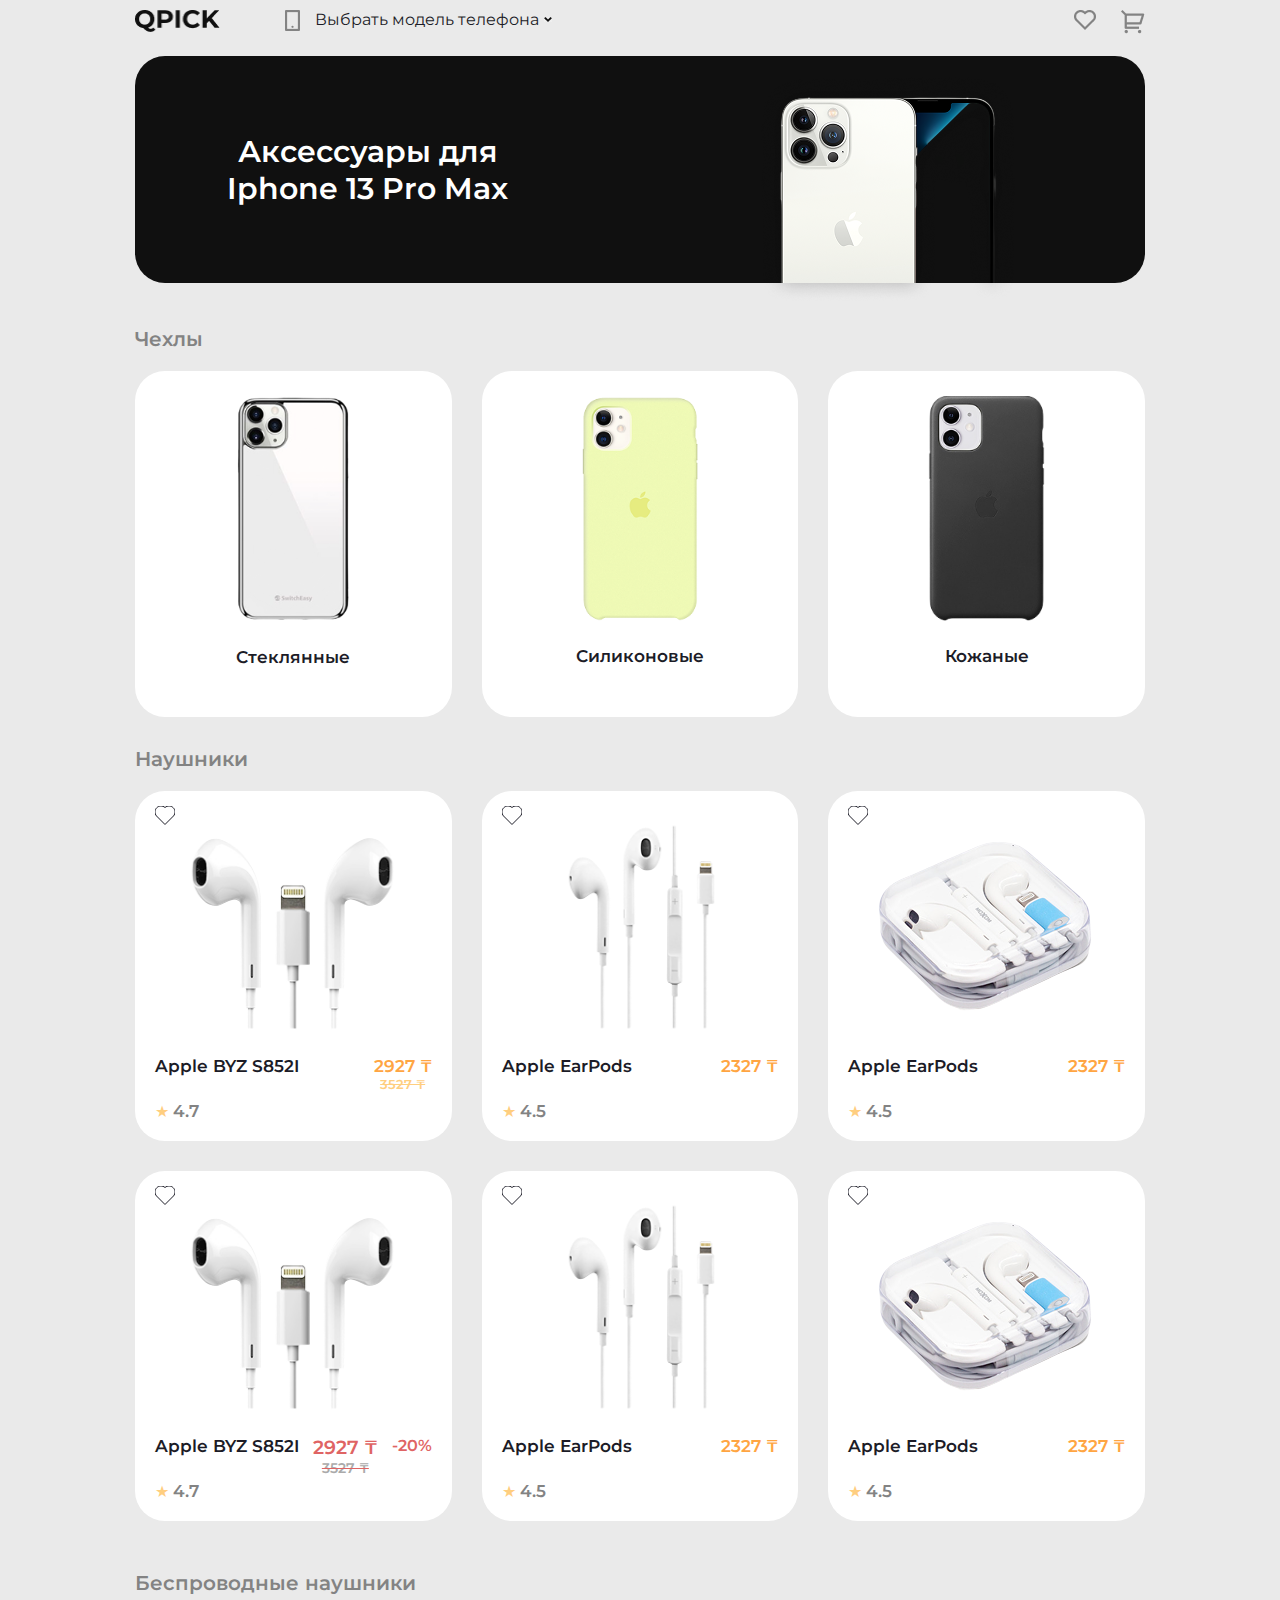
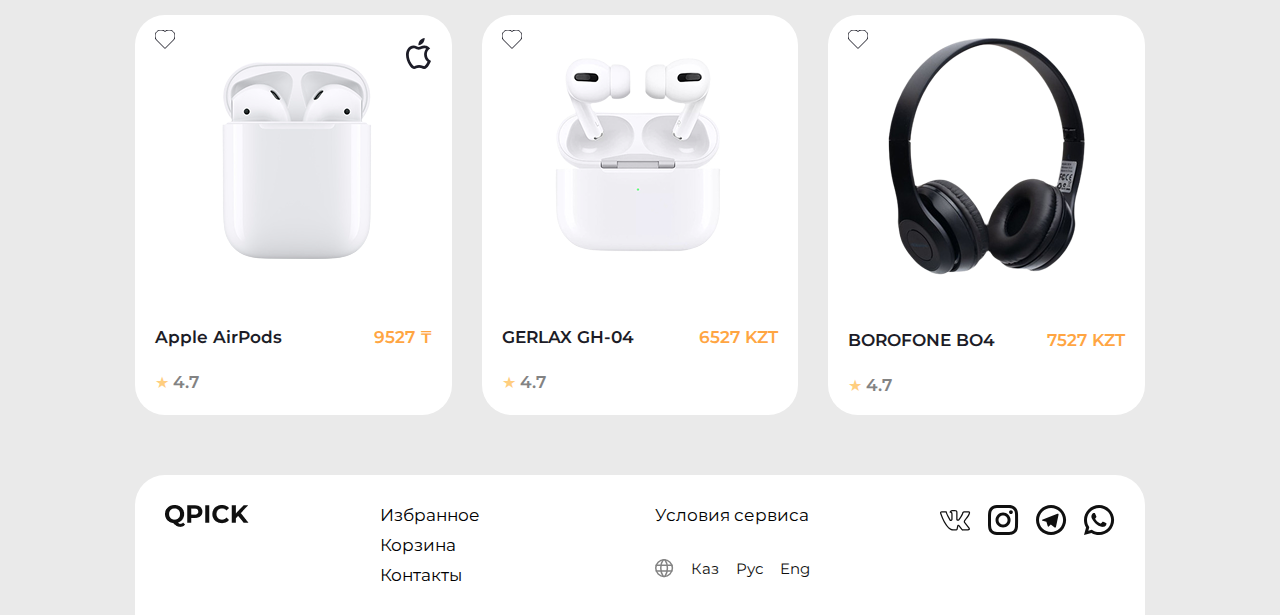
<file: index.html>
<!DOCTYPE html>
<html lang="en">
  <head>
    <meta charset="UTF-8" />
    <meta name="viewport" content="width=device-width, initial-scale=1.0" />
    <title>QPICK</title>
    <link rel="stylesheet" href="css/styles.css" />
  </head>
  <body>
    <div class="container">
      <header class="header">
        <div class="header__flex">
          <div class="header__content">
            <a href="" class="header__logo">
              <img src="img/QPICK.png" alt="" class="header__logo-img" />
            </a>
            <div class="header__list">
              <a href="" class="header__list-item-phone">
                <img
                  src="img/phone.png"
                  alt=""
                  class="header__list-phone-img"
                />
              </a>
              <div class="header__list-wrapper">
                <div class="header__list-wrapper-header">
                  <p class="header__list-wrapper-desc">
                    Выбрать модель телефона
                  </p>

                  <button
                    href=""
                    class="header__list-wrapper-item-btn main-toggle-btn"
                  >
                    <img class="arrow-main" src="img/mark.png" alt="" />
                  </button>
                </div>

                <div class="header__phone-list">
                  <ul class="header__phone-list-brands">
                    <li class="header__phone-list-brand">
                      <div class="header__phone-list-brand-header">
                        <a class="header__phone-list-brand-title" href=""
                          >Apple</a
                        >
                        <button
                          class="header__list-wrapper-item-btn brand-toggle-btn"
                        >
                          <img src="img/mark.png" alt="" />
                        </button>
                      </div>

                      <ul class="header__phone-list-models"></ul>
                    </li>
                  </ul>
                  <ul class="header__phone-list-brands">
                    <li class="header__phone-list-brand">
                      <div class="header__phone-list-brand-header">
                        <a class="header__phone-list-brand-title" href=""
                          >INOI</a
                        >
                        <button
                          class="header__list-wrapper-item-btn brand-toggle-btn"
                        >
                          <img src="img/mark.png" alt="" />
                        </button>
                      </div>

                      <ul class="header__phone-list-models"></ul>
                    </li>
                  </ul>
                  <ul class="header__phone-list-brands">
                    <li class="header__phone-list-brand">
                      <div class="header__phone-list-brand-header">
                        <a class="header__phone-list-brand-title" href=""
                          >Nokia</a
                        >
                        <button
                          class="header__list-wrapper-item-btn brand-toggle-btn"
                        >
                          <img src="img/mark.png" alt="" />
                        </button>
                      </div>

                      <ul class="header__phone-list-models"></ul>
                    </li>
                  </ul>
                  <ul class="header__phone-list-brands">
                    <!-- Один бренд -->
                    <li class="header__phone-list-brand">
                      <!-- Шапка бренда — нажимаешь сюда -->
                      <div class="header__phone-list-brand-header">
                        <a class="header__phone-list-brand-title" href=""
                          >Oppo</a
                        >
                        <button
                          href=""
                          class="header__list-wrapper-item-btn brand-toggle-btn"
                        >
                          <img src="img/mark.png" alt="" />
                        </button>
                      </div>
                      <ul class="header__phone-list-models"></ul>
                    </li>
                  </ul>
                  <ul class="header__phone-list-brands">
                    <!-- Один бренд -->
                    <li class="header__phone-list-brand">
                      <!-- Шапка бренда — нажимаешь сюда -->
                      <div class="header__phone-list-brand-header">
                        <a class="header__phone-list-brand-title" href=""
                          >Xiaomi</a
                        >
                        <button
                          href=""
                          class="header__list-wrapper-item-btn brand-toggle-btn"
                        >
                          <img src="img/mark.png" alt="" />
                        </button>
                      </div>
                      <ul class="header__phone-list-models"></ul>
                    </li>
                  </ul>
                  <ul class="header__phone-list-brands">
                    <!-- Один бренд -->
                    <li class="header__phone-list-brand">
                      <!-- Шапка бренда — нажимаешь сюда -->
                      <div class="header__phone-list-brand-header">
                        <a class="header__phone-list-brand-title" href=""
                          >Realme</a
                        >
                        <button
                          href=""
                          class="header__list-wrapper-item-btn brand-toggle-btn"
                        >
                          <img src="img/mark.png" alt="" />
                        </button>
                      </div>
                      <ul class="header__phone-list-models"></ul>
                    </li>
                  </ul>
                  <ul class="header__phone-list-brands">
                    <!-- Один бренд -->
                    <li class="header__phone-list-brand">
                      <!-- Шапка бренда — нажимаешь сюда -->
                      <div class="header__phone-list-brand-header">
                        <a class="header__phone-list-brand-title" href=""
                          >Samsung</a
                        >
                        <button
                          href=""
                          class="header__list-wrapper-item-btn brand-toggle-btn"
                        >
                          <img src="img/mark.png" alt="" />
                        </button>
                      </div>
                      <ul class="header__phone-list-models"></ul>
                    </li>
                  </ul>
                  <ul class="header__phone-list-brands">
                    <!-- Один бренд -->
                    <li class="header__phone-list-brand">
                      <!-- Шапка бренда — нажимаешь сюда -->
                      <div class="header__phone-list-brand-header">
                        <a class="header__phone-list-brand-title" href=""
                          >Sony</a
                        >
                        <button
                          href=""
                          class="header__list-wrapper-item-btn brand-toggle-btn"
                        >
                          <img src="img/mark.png" alt="" />
                        </button>
                      </div>
                      <ul class="header__phone-list-models"></ul>
                    </li>
                  </ul>
                  <ul class="header__phone-list-brands">
                    <!-- Один бренд -->
                    <li class="header__phone-list-brand">
                      <!-- Шапка бренда — нажимаешь сюда -->
                      <div class="header__phone-list-brand-header">
                        <a class="header__phone-list-brand-title" href=""
                          >Vivo</a
                        >
                        <button
                          href=""
                          class="header__list-wrapper-item-btn brand-toggle-btn"
                        >
                          <img src="img/mark.png" alt="" />
                        </button>
                      </div>
                      <ul class="header__phone-list-models"></ul>
                    </li>
                  </ul>
                </div>
              </div>
            </div>
          </div>
          <div class="header__btn">
            <a href="favorites.html" class="header__btn-favorites">
              <img src="img/heart.png" alt="" class="header__btn-heart-img" />
            </a>
            <a href="cart.html" class="header__btn-cart">
              <img src="img/basket.png" alt="" class="header__btn-heart-img" />
            </a>
          </div>
        </div>
      </header>
      <main>
        <section class="hero">
          <div class="hero__flex">
            <div class="hero__content">
              <p class="hero__desc">Аксессуары для</p>
              <p class="hero__desc">Iphone 13 Pro Max</p>
            </div>
            <img
              src="img/iPhone-13-Pro-Max-silver.png"
              alt=""
              class="hero__img"
            />
          </div>
        </section>
        <section class="covers">
          <h2 class="covers__title">Чехлы</h2>
          <div class="covers__flex">
            <article class="covers__card">
              <div class="covers__card-content">
                <img src="img/22459-iwt.png" alt="" class="covers__card-img" />
                <p class="covers__card-desc">Стеклянные</p>
              </div>
            </article>
            <article class="covers__card">
              <img
                src="img/mellow-yellow-1.png"
                alt=""
                class="covers__card-img"
              />
              <p class="covers__card-desc">Силиконовые</p>
            </article>
            <article class="covers__card">
              <img src="img/Image.png" alt="" class="covers__card-img" />
              <p class="covers__card-desc">Кожаные</p>
            </article>
          </div>
        </section>
        <section class="headphones">
          <h2 class="headphones__title">Наушники</h2>
          <div class="headphones__grid">
            <article class="headphones__card" data-product-id="1">
              <div class="headphones__content">
                <div class="headphones__card-image">
                  <img
                    class="headphones__card-content-img"
                    src="img/headphones.png"
                    alt=""
                  />
                </div>
                <div class="headphones__card-info">
                  <div class="headphones__card-info-left">
                    <h3 class="headphones__card-title">Apple BYZ S852I</h3>
                    <span class="headphones__card-rating-star">★</span>
                    <span class="headphones__card-rating-value">4.7</span>
                  </div>
                  <div class="headphones__card-prices">
                    <span class="headphones__card-price">2927 ₸</span>
                    <span
                      class="headphones__card-price headphones__card-price_old"
                      >3527 ₸</span
                    >
                  </div>
                </div>
              </div>
              <button
                class="headphones__card-heart"
                aria-label="Добавить в избранное"
              >
                <svg
                  class="headphones__card-icon"
                  width="20"
                  height="19"
                  viewBox="0 0 20 19"
                  xmlns="http://www.w3.org/2000/svg"
                >
                  <path
                    d="M10.001 1.52898C12.35 -0.58002 15.98 -0.51002 18.243 1.75698C20.505 4.02498 20.583 7.63698 18.479 9.99298L9.999 18.485L1.52101 9.99298C-0.582994 7.63698 -0.503994 4.01898 1.75701 1.75698C4.02201 -0.50702 7.64501 -0.58302 10.001 1.52898Z"
                  />
                </svg>
              </button>
            </article>
            <article class="headphones__card" data-product-id="2">
              <div class="headphones__content">
                <div class="headphones__card-image">
                  <img
                    class="headphones__card-content-img"
                    src="img/headphones-2.png"
                    alt=""
                  />
                </div>
                <div class="headphones__card-info">
                  <div class="headphones__card-info-left">
                    <h3 class="headphones__card-title">Apple EarPods</h3>
                    <span class="headphones__card-rating-star">★</span>
                    <span class="headphones__card-rating-value">4.5</span>
                  </div>
                  <div class="headphones__card-prices">
                    <span class="headphones__card-price">2327 ₸</span>
                  </div>
                </div>
              </div>
              <button
                class="headphones__card-heart"
                aria-label="Добавить в избранное"
              >
                <svg
                  class="headphones__card-icon"
                  width="20"
                  height="19"
                  viewBox="0 0 20 19"
                  xmlns="http://www.w3.org/2000/svg"
                >
                  <path
                    d="M10.001 1.52898C12.35 -0.58002 15.98 -0.51002 18.243 1.75698C20.505 4.02498 20.583 7.63698 18.479 9.99298L9.999 18.485L1.52101 9.99298C-0.582994 7.63698 -0.503994 4.01898 1.75701 1.75698C4.02201 -0.50702 7.64501 -0.58302 10.001 1.52898Z"
                  />
                </svg>
              </button>
            </article>
            <article class="headphones__card" data-product-id="3">
              <div class="headphones__content">
                <div class="headphones__card-image">
                  <img
                    class="headphones__card-content-img"
                    src="img/headphones-3.png"
                    alt=""
                  />
                </div>
                <div class="headphones__card-info">
                  <div class="headphones__card-info-left">
                    <h3 class="headphones__card-title">Apple EarPods</h3>
                    <span class="headphones__card-rating-star">★</span>
                    <span class="headphones__card-rating-value">4.5</span>
                  </div>
                  <div class="headphones__card-prices">
                    <span class="headphones__card-price">2327 ₸</span>
                  </div>
                </div>
              </div>
              <button
                class="headphones__card-heart"
                aria-label="Добавить в избранное"
              >
                <svg
                  class="headphones__card-icon"
                  width="20"
                  height="19"
                  viewBox="0 0 20 19"
                  xmlns="http://www.w3.org/2000/svg"
                >
                  <path
                    d="M10.001 1.52898C12.35 -0.58002 15.98 -0.51002 18.243 1.75698C20.505 4.02498 20.583 7.63698 18.479 9.99298L9.999 18.485L1.52101 9.99298C-0.582994 7.63698 -0.503994 4.01898 1.75701 1.75698C4.02201 -0.50702 7.64501 -0.58302 10.001 1.52898Z"
                  />
                </svg>
              </button>
            </article>
            <article class="headphones__card" data-product-id="4">
              <div class="headphones__content">
                <div class="headphones__card-image">
                  <img
                    class="headphones__card-content-img"
                    src="img/headphones.png"
                    alt=""
                  />
                </div>
                <div class="headphones__card-info">
                  <div class="headphones__card-info-left">
                    <h3 class="headphones__card-title">Apple BYZ S852I</h3>
                    <span class="headphones__card-rating-star">★</span>
                    <span class="headphones__card-rating-value">4.7</span>
                  </div>
                  <div class="headphones__card-prices">
                    <span
                      class="headphones__card-price headphones__card-price_sale"
                      >2927 ₸</span
                    >
                    <span
                      class="headphones__card-price headphones__card-price_old headphones__card-price_old-value"
                      >3527 ₸</span
                    >
                  </div>
                  <div class="headphones__card-sale">
                    <span class="headphones__card-sale-value">-20%</span>
                  </div>
                </div>
              </div>
              <button
                class="headphones__card-heart"
                aria-label="Добавить в избранное"
              >
                <svg
                  class="headphones__card-icon"
                  width="20"
                  height="19"
                  viewBox="0 0 20 19"
                  xmlns="http://www.w3.org/2000/svg"
                >
                  <path
                    d="M10.001 1.52898C12.35 -0.58002 15.98 -0.51002 18.243 1.75698C20.505 4.02498 20.583 7.63698 18.479 9.99298L9.999 18.485L1.52101 9.99298C-0.582994 7.63698 -0.503994 4.01898 1.75701 1.75698C4.02201 -0.50702 7.64501 -0.58302 10.001 1.52898Z"
                  />
                </svg>
              </button>
            </article>
            <article class="headphones__card" data-product-id="5">
              <div class="headphones__content">
                <div class="headphones__card-image">
                  <img
                    class="headphones__card-content-img"
                    src="img/headphones-2.png"
                    alt=""
                  />
                </div>
                <div class="headphones__card-info">
                  <div class="headphones__card-info-left">
                    <h3 class="headphones__card-title">Apple EarPods</h3>
                    <span class="headphones__card-rating-star">★</span>
                    <span class="headphones__card-rating-value">4.5</span>
                  </div>
                  <div class="headphones__card-prices">
                    <span class="headphones__card-price">2327 ₸</span>
                  </div>
                </div>
              </div>
              <button
                class="headphones__card-heart"
                aria-label="Добавить в избранное"
              >
                <svg
                  class="headphones__card-icon"
                  width="20"
                  height="19"
                  viewBox="0 0 20 19"
                  xmlns="http://www.w3.org/2000/svg"
                >
                  <path
                    d="M10.001 1.52898C12.35 -0.58002 15.98 -0.51002 18.243 1.75698C20.505 4.02498 20.583 7.63698 18.479 9.99298L9.999 18.485L1.52101 9.99298C-0.582994 7.63698 -0.503994 4.01898 1.75701 1.75698C4.02201 -0.50702 7.64501 -0.58302 10.001 1.52898Z"
                  />
                </svg>
              </button>
            </article>
            <article class="headphones__card" data-product-id="6">
              <div class="headphones__content">
                <div class="headphones__card-image">
                  <img
                    class="headphones__card-content-img"
                    src="img/headphones-3.png"
                    alt=""
                  />
                </div>
                <div class="headphones__card-info">
                  <div class="headphones__card-info-left">
                    <h3 class="headphones__card-title">Apple EarPods</h3>
                    <span class="headphones__card-rating-star">★</span>
                    <span class="headphones__card-rating-value">4.5</span>
                  </div>
                  <div class="headphones__card-prices">
                    <span class="headphones__card-price">2327 ₸</span>
                  </div>
                </div>
              </div>
              <button
                class="headphones__card-heart"
                aria-label="Добавить в избранное"
              >
                <svg
                  class="headphones__card-icon"
                  width="20"
                  height="19"
                  viewBox="0 0 20 19"
                  xmlns="http://www.w3.org/2000/svg"
                >
                  <path
                    d="M10.001 1.52898C12.35 -0.58002 15.98 -0.51002 18.243 1.75698C20.505 4.02498 20.583 7.63698 18.479 9.99298L9.999 18.485L1.52101 9.99298C-0.582994 7.63698 -0.503994 4.01898 1.75701 1.75698C4.02201 -0.50702 7.64501 -0.58302 10.001 1.52898Z"
                  />
                </svg>
              </button>
            </article>
          </div>
        </section>
        <section class="wireless">
          <h2 class="wireless__title">Беспроводные наушники</h2>
          <div class="wireless__grid">
            <article class="wireless__card" data-product-id="7">
              <div class="wireless__content">
                <div class="wireless__card-image">
                  <img
                    class="wireless__card-img"
                    src="img/wireless.png"
                    alt=""
                  />
                </div>
                <div class="wireless__card-info">
                  <div class="wireless__card-info-left">
                    <h3 class="wireless__card-title">Apple AirPods</h3>
                    <span class="wireless__card-rating-star">★</span>
                    <span class="wireless__card-rating-value">4.7</span>
                  </div>
                  <div class="wireless__card-prices">
                    <span class="wireless__card-price">9527 ₸</span>
                  </div>
                </div>
              </div>
              <button
                class="wireless__card-heart"
                aria-label="Добавить в избранное"
              >
                <svg
                  class="wireless__card-heart-icon"
                  width="20"
                  height="19"
                  viewBox="0 0 20 19"
                  xmlns="http://www.w3.org/2000/svg"
                >
                  <path
                    d="M10.001 1.52898C12.35 -0.58002 15.98 -0.51002 18.243 1.75698C20.505 4.02498 20.583 7.63698 18.479 9.99298L9.999 18.485L1.52101 9.99298C-0.582994 7.63698 -0.503994 4.01898 1.75701 1.75698C4.02201 -0.50702 7.64501 -0.58302 10.001 1.52898Z"
                  />
                </svg>
              </button>
              <button class="wireless__card-apple" aria-label="Товар apple">
                <svg
                  class="wireless__card-apple-icon"
                  width="25"
                  height="31"
                  viewBox="0 0 25 31"
                  fill="none"
                  xmlns="http://www.w3.org/2000/svg"
                >
                  <path
                    d="M18.3754 10.2853C17.7209 10.2336 17.0179 10.3915 15.9412 10.8067C16.0326 10.7717 14.9144 11.2121 14.6017 11.3239C13.907 11.5685 13.3354 11.7027 12.6947 11.7027C12.0609 11.7027 11.4769 11.5741 10.8043 11.3462C10.5898 11.2722 10.374 11.1925 10.1055 11.0862C9.99201 11.0415 9.57685 10.8738 9.48552 10.8388C8.58877 10.4838 8.08366 10.3496 7.66435 10.3608C6.07014 10.3817 4.56035 11.3113 3.68436 12.8517C1.89641 15.9885 2.88588 21.6567 5.49999 25.4756C6.89216 27.4941 7.65328 28.2153 7.9605 28.2056C8.26772 28.1916 8.49329 28.1259 9.04406 27.8911L9.27517 27.7918C10.666 27.1921 11.6416 26.9279 13.1099 26.9279C14.5228 26.9279 15.4666 27.1879 16.802 27.7694L17.0345 27.8701C17.5853 28.1077 17.7845 28.1608 18.1305 28.1524C18.6259 28.1455 19.2362 27.5695 20.591 25.5609C20.9619 25.0143 21.2899 24.4384 21.5736 23.8555C21.3871 23.7004 21.2062 23.5386 21.0311 23.3704C19.2473 21.6539 18.1443 19.3391 18.1139 16.4791C18.0841 14.363 18.7727 12.3004 20.0651 10.6347C19.5227 10.4325 18.953 10.3146 18.3754 10.2853ZM18.5899 7.498C19.5697 7.5651 22.3762 7.86703 24.2029 10.5677C24.0534 10.6515 20.8484 12.5302 20.8816 16.4553C20.9314 21.1521 24.9502 22.7121 25 22.7288C24.9668 22.8463 24.3524 24.9598 22.8744 27.1404C21.5957 29.0359 20.2672 30.9146 18.1748 30.9481C16.1156 30.9984 15.4513 29.7236 13.1099 29.7236C10.7517 29.7236 10.0211 30.9146 8.07813 30.9984C6.05215 31.0655 4.52437 28.952 3.22907 27.0733C0.588664 23.2153 -1.4207 16.2037 1.28613 11.4567C2.63125 9.09153 5.02256 7.59865 7.62976 7.5651C9.60591 7.51477 11.4824 8.90702 12.6947 8.90702C13.8903 8.90702 16.0326 7.29671 18.5899 7.498ZM17.0123 4.94834C15.9329 6.25672 14.1727 7.27994 12.4622 7.14575C12.2297 5.3677 13.0932 3.50578 14.0896 2.34837C15.2023 1.03999 17.0622 0.0670962 18.6066 0C18.8058 1.8116 18.0918 3.63997 17.0123 4.94834Z"
                    fill="#1C1C27"
                  />
                </svg>
              </button>
            </article>
            <article class="wireless__card" data-product-id="8">
              <div class="wireless__content">
                <div class="wireless__card-image">
                  <img
                    class="wireless__card-img"
                    src="img/wireless-2.png"
                    alt=""
                  />
                </div>
                <div class="wireless__card-info">
                  <div class="wireless__card-info-left">
                    <h3 class="wireless__card-title">GERLAX GH-04</h3>
                    <span class="wireless__card-rating-star">★</span>
                    <span class="wireless__card-rating-value">4.7</span>
                  </div>
                  <div class="wireless__card-prices">
                    <span class="wireless__card-price">6527 KZT</span>
                  </div>
                </div>
              </div>
              <button
                class="wireless__card-heart"
                aria-label="Добавить в избранное"
              >
                <svg
                  class="wireless__card-heart-icon"
                  width="20"
                  height="19"
                  viewBox="0 0 20 19"
                  xmlns="http://www.w3.org/2000/svg"
                >
                  <path
                    d="M10.001 1.52898C12.35 -0.58002 15.98 -0.51002 18.243 1.75698C20.505 4.02498 20.583 7.63698 18.479 9.99298L9.999 18.485L1.52101 9.99298C-0.582994 7.63698 -0.503994 4.01898 1.75701 1.75698C4.02201 -0.50702 7.64501 -0.58302 10.001 1.52898Z"
                  />
                </svg>
              </button>
            </article>
            <article class="wireless__card" data-product-id="9">
              <div class="wireless__content">
                <div class="wireless__card-image">
                  <img
                    class="wireless__card-img"
                    src="img/wireless-3.png"
                    alt=""
                  />
                </div>
                <div class="wireless__card-info">
                  <div class="wireless__card-info-left">
                    <h3 class="wireless__card-title">BOROFONE BO4</h3>
                    <span class="wireless__card-rating-star">★</span>
                    <span class="wireless__card-rating-value">4.7</span>
                  </div>
                  <div class="wireless__card-prices">
                    <span class="wireless__card-price">7527 KZT</span>
                  </div>
                </div>
              </div>
              <button
                class="wireless__card-heart"
                aria-label="Добавить в избранное"
              >
                <svg
                  class="wireless__card-heart-icon"
                  width="20"
                  height="19"
                  viewBox="0 0 20 19"
                  xmlns="http://www.w3.org/2000/svg"
                >
                  <path
                    d="M10.001 1.52898C12.35 -0.58002 15.98 -0.51002 18.243 1.75698C20.505 4.02498 20.583 7.63698 18.479 9.99298L9.999 18.485L1.52101 9.99298C-0.582994 7.63698 -0.503994 4.01898 1.75701 1.75698C4.02201 -0.50702 7.64501 -0.58302 10.001 1.52898Z"
                  />
                </svg>
              </button>
            </article>
          </div>
        </section>
      </main>
      <footer class="footer">
        <div class="footer__flex">
          <div class="footer__logo">
            <a href="" class="footer__logo-image">
              <img src="img/QPICK.png" alt="" class="footer__logo-img" />
            </a>
          </div>
          <div class="footer__info">
            <div class="footer__info-list">
              <a class="footer__link" href="favorites.html">Избранное</a>
              <a class="footer__link" href="cart.html">Корзина</a>
              <a class="footer__link" href="">Контакты</a>
            </div>
            <div class="footer__info-terms">
              <a class="footer__terms-text" href="cart-add.html"
                >Условия сервиса</a
              >
              <div class="footer__language">
                <button class="footer__language-btn" aria-label="Выбрать язык">
                  <svg
                    class="footer__language-icon"
                    width="19"
                    height="19"
                    viewBox="0 0 19 19"
                    fill="none"
                    xmlns="http://www.w3.org/2000/svg"
                  >
                    <path
                      d="M0.75 9.08333C0.75 13.6858 4.48083 17.4167 9.08333 17.4167C13.6858 17.4167 17.4167 13.6858 17.4167 9.08333C17.4167 4.48083 13.6858 0.75 9.08333 0.75C4.48083 0.75 0.75 4.48083 0.75 9.08333Z"
                      stroke="#838383"
                      stroke-width="1.5"
                      stroke-linecap="round"
                      stroke-linejoin="round"
                    />
                    <path
                      d="M9.9165 0.791626C9.9165 0.791626 12.4165 4.08329 12.4165 9.08329C12.4165 14.0833 9.9165 17.375 9.9165 17.375"
                      stroke="#838383"
                      stroke-width="1.5"
                      stroke-linecap="round"
                      stroke-linejoin="round"
                    />
                    <path
                      d="M8.25 17.375C8.25 17.375 5.75 14.0833 5.75 9.08329C5.75 4.08329 8.25 0.791626 8.25 0.791626"
                      stroke="#838383"
                      stroke-width="1.5"
                      stroke-linecap="round"
                      stroke-linejoin="round"
                    />
                    <path
                      d="M1.2749 12H16.8916"
                      stroke="#838383"
                      stroke-width="1.5"
                      stroke-linecap="round"
                      stroke-linejoin="round"
                    />
                    <path
                      d="M1.2749 6.16663H16.8916"
                      stroke="#838383"
                      stroke-width="1.5"
                      stroke-linecap="round"
                      stroke-linejoin="round"
                    />
                  </svg>
                </button>
                <p class="footer__language-item" data-lang="kaz">Каз</p>
                <p class="footer__language-item" data-lang="rus">Рус</p>
                <p class="footer__language-item" data-lang="eng">Eng</p>
              </div>
            </div>
          </div>
          <div class="footer__social">
            <a
              class="footer__social-link"
              href="https://vk.com/"
              target="_blank"
            >
              <svg
                class="footer__social-icon"
                width="31"
                height="21"
                viewBox="0 0 31 21"
                fill="none"
                xmlns="http://www.w3.org/2000/svg"
              >
                <path
                  d="M0 2.83953C0 1.80142 0.575033 1.24166 1.7251 1.16024L6.15682 1.19077C6.45425 1.19077 6.65254 1.34343 6.75168 1.64876C7.20774 3.17538 7.71833 4.49337 8.28345 5.60272C8.84857 6.71207 9.58719 7.98935 10.4993 9.43456C10.5786 9.61775 10.7075 9.70935 10.886 9.70935C11.0248 9.70935 11.1338 9.63811 11.2131 9.49562L11.3024 9.15976L11.3321 3.87763C11.3321 3.51124 11.2478 3.26698 11.0793 3.14485C10.9108 3.02272 10.5985 2.93112 10.1424 2.87006C9.78547 2.80899 9.60702 2.58509 9.60702 2.19834C9.60702 2.11692 9.61693 2.05586 9.63676 2.01515C10.0532 0.692071 11.2429 0.0305325 13.2059 0.0305325L14.8715 0C15.625 0 16.2496 0.193373 16.7454 0.580118C17.2411 0.966864 17.4889 1.57751 17.4889 2.41207V9.34296C17.6277 9.44473 17.7566 9.49562 17.8756 9.49562C18.173 9.49562 18.4308 9.31243 18.6489 8.94604C20.8301 5.81136 22.0099 3.71479 22.1883 2.65633C22.1883 2.63598 22.2082 2.58509 22.2478 2.50367C22.3866 2.19834 22.6147 1.93373 22.9319 1.70982C23.2492 1.48592 23.5268 1.33325 23.7647 1.25183C23.844 1.21112 23.9333 1.19077 24.0324 1.19077H28.6426L28.94 1.2213C29.3366 1.2213 29.6439 1.41467 29.8621 1.80142C29.9414 1.92355 29.9959 2.05586 30.0256 2.19834C30.0554 2.34083 30.0752 2.48331 30.0851 2.6258C30.095 2.76828 30.1 2.8497 30.1 2.87006V3.08379C29.9612 3.91834 29.6092 4.80888 29.0441 5.75538C28.479 6.70189 27.7602 7.72473 26.8877 8.8239C26.0153 9.92308 25.47 10.6457 25.2519 10.9917C25.0734 11.236 24.9842 11.4599 24.9842 11.6634C24.9842 11.8263 25.0635 12.0095 25.2221 12.213L29.5646 17.831C29.8026 18.1567 29.9215 18.5129 29.9215 18.8996C29.9215 19.3678 29.7431 19.7546 29.3862 20.0599C29.0292 20.3652 28.6029 20.5382 28.1072 20.5789L27.6016 20.6095H23.0806C23.0608 20.6095 23.0211 20.6146 22.9617 20.6247C22.9022 20.6349 22.8625 20.64 22.8427 20.64C22.4065 20.64 22 20.4466 21.6232 20.0599C21.4844 19.897 20.5525 18.6961 18.8274 16.457C18.7282 16.3146 18.5894 16.1822 18.411 16.0601C18.3317 16.3858 18.2276 16.854 18.0987 17.4646C17.9698 18.0753 17.8756 18.5129 17.8161 18.7775L17.7269 19.2966C17.5286 20.009 17.1122 20.4364 16.4777 20.5789L16.0613 20.6095H13.1464C11.5007 20.6095 9.85983 19.836 8.22396 18.289C6.58809 16.742 5.11581 14.7421 3.80711 12.2893C2.49842 9.83657 1.27895 6.98177 0.148715 3.72497C0.0495718 3.46035 0 3.16521 0 2.83953ZM17.8756 10.7475C17.4592 10.7475 17.0824 10.6304 16.7454 10.3963C16.4083 10.1622 16.2397 9.84166 16.2397 9.43456V2.41207C16.2397 2.00497 16.1406 1.71491 15.9423 1.54189C15.744 1.36888 15.397 1.28237 14.9013 1.28237L13.2059 1.34343C12.3533 1.34343 11.7089 1.49609 11.2726 1.80142C12.1451 2.22888 12.5813 2.92095 12.5813 3.87763V9.25136C12.5417 9.76024 12.3434 10.1826 11.9865 10.5185C11.6295 10.8543 11.233 11.0222 10.7967 11.0222C10.2019 11.0222 9.74582 10.7271 9.42856 10.1368C7.88192 7.73491 6.73185 5.45515 5.97836 3.29751L5.71067 2.50367L1.75484 2.47314C1.49707 2.47314 1.35331 2.4884 1.32357 2.51893C1.29382 2.54947 1.27895 2.63598 1.27895 2.77846C1.27895 2.96166 1.29878 3.15503 1.33844 3.35858L1.96304 5.0684C3.62866 9.48544 5.43803 12.9662 7.39116 15.5105C9.34429 18.0549 11.2627 19.3271 13.1464 19.3271H16.1208C16.2397 19.3271 16.329 19.2915 16.3884 19.2202C16.4479 19.149 16.4975 19.0116 16.5372 18.808L16.5966 18.5027L17.1618 15.8159C17.3204 15.4495 17.4592 15.2052 17.5782 15.0831C17.7963 14.8592 18.0541 14.7472 18.3515 14.7472C18.8274 14.7472 19.3132 15.0424 19.8089 15.6327L22.3371 18.9302C22.4957 19.1948 22.6642 19.3271 22.8427 19.3271H27.7503C28.3452 19.3271 28.6426 19.1744 28.6426 18.8691C28.6426 18.7673 28.6128 18.6656 28.5534 18.5638L24.2406 13.0374C23.9035 12.6099 23.735 12.152 23.735 11.6634C23.735 11.1749 23.8936 10.7067 24.2109 10.2589C24.4686 9.85183 24.9693 9.17503 25.7129 8.22852C26.4565 7.28201 27.1059 6.39657 27.6611 5.57219C28.2163 4.74781 28.5831 3.99976 28.7616 3.32805L28.8508 2.93112C28.831 2.89041 28.821 2.82426 28.821 2.73266C28.821 2.64106 28.8111 2.56473 28.7913 2.50367H24.1216C23.8242 2.6258 23.5863 2.80899 23.4078 3.05325L23.2293 3.63337C22.7336 5.03787 21.4348 7.20568 19.333 10.1368C18.9166 10.5439 18.4308 10.7475 17.8756 10.7475Z"
                  fill="#101010"
                /></svg
            ></a>
            <a
              class="footer__social-link"
              href="https://www.instagram.com/"
              target="_blank"
            >
              <svg
                class="footer__social-icon"
                width="31"
                height="31"
                viewBox="0 0 31 31"
                fill="none"
                xmlns="http://www.w3.org/2000/svg"
              >
                <path
                  d="M15.05 10.535C13.8525 10.535 12.7041 11.0107 11.8574 11.8574C11.0107 12.7041 10.535 13.8525 10.535 15.05C10.535 16.2475 11.0107 17.3959 11.8574 18.2426C12.7041 19.0893 13.8525 19.565 15.05 19.565C16.2475 19.565 17.3959 19.0893 18.2426 18.2426C19.0893 17.3959 19.565 16.2475 19.565 15.05C19.565 13.8525 19.0893 12.7041 18.2426 11.8574C17.3959 11.0107 16.2475 10.535 15.05 10.535ZM15.05 7.525C17.0458 7.525 18.9598 8.31781 20.371 9.72902C21.7822 11.1402 22.575 13.0542 22.575 15.05C22.575 17.0458 21.7822 18.9598 20.371 20.371C18.9598 21.7822 17.0458 22.575 15.05 22.575C13.0542 22.575 11.1402 21.7822 9.72902 20.371C8.31781 18.9598 7.525 17.0458 7.525 15.05C7.525 13.0542 8.31781 11.1402 9.72902 9.72902C11.1402 8.31781 13.0542 7.525 15.05 7.525ZM24.8325 7.14875C24.8325 7.64769 24.6343 8.12619 24.2815 8.47899C23.9287 8.8318 23.4502 9.03 22.9513 9.03C22.4523 9.03 21.9738 8.8318 21.621 8.47899C21.2682 8.12619 21.07 7.64769 21.07 7.14875C21.07 6.64981 21.2682 6.17131 21.621 5.81851C21.9738 5.4657 22.4523 5.2675 22.9513 5.2675C23.4502 5.2675 23.9287 5.4657 24.2815 5.81851C24.6343 6.17131 24.8325 6.64981 24.8325 7.14875ZM15.05 3.01C11.3266 3.01 10.7186 3.02054 8.98635 3.09729C7.80644 3.15298 7.0148 3.311 6.28036 3.59695C5.62719 3.84979 5.15613 4.1523 4.65496 4.65496C4.18391 5.11008 3.82173 5.6657 3.59544 6.28036C3.30949 7.01781 3.15147 7.80794 3.09729 8.98635C3.01903 10.6479 3.01 11.2288 3.01 15.05C3.01 18.7734 3.02054 19.3814 3.09729 21.1136C3.15298 22.2921 3.311 23.0852 3.59544 23.8181C3.85129 24.4728 4.1523 24.9439 4.65196 25.4435C5.15914 25.9492 5.63021 26.2517 6.27736 26.5015C7.02082 26.789 7.81246 26.9485 8.98635 27.0027C10.6479 27.081 11.2288 27.09 15.05 27.09C18.7734 27.09 19.3814 27.0795 21.1136 27.0027C22.2906 26.947 23.0837 26.789 23.8181 26.5046C24.4698 26.2502 24.9439 25.9477 25.4435 25.448C25.9507 24.9409 26.2532 24.4698 26.5031 23.8226C26.789 23.0807 26.9485 22.2875 27.0027 21.1136C27.081 19.4521 27.09 18.8712 27.09 15.05C27.09 11.3266 27.0795 10.7186 27.0027 8.98635C26.947 7.80945 26.789 7.0148 26.5031 6.28036C26.2762 5.66633 25.9147 5.11092 25.445 4.65496C24.9901 4.18367 24.4344 3.82145 23.8196 3.59544C23.0822 3.30949 22.2906 3.15147 21.1136 3.09729C19.4521 3.01903 18.8712 3.01 15.05 3.01ZM15.05 0C19.1391 0 19.6493 0.0150499 21.2536 0.0902999C22.8564 0.16555 23.9476 0.416885 24.9077 0.790125C25.901 1.1724 26.7378 1.69011 27.5746 2.52539C28.3399 3.27773 28.9321 4.1878 29.3099 5.19225C29.6816 6.15093 29.9345 7.24356 30.0097 8.84639C30.0804 10.4507 30.1 10.9609 30.1 15.05C30.1 19.1391 30.085 19.6493 30.0097 21.2536C29.9345 22.8564 29.6816 23.9476 29.3099 24.9077C28.9331 25.9128 28.3408 26.823 27.5746 27.5746C26.8221 28.3396 25.9121 28.9317 24.9077 29.3099C23.9491 29.6816 22.8564 29.9345 21.2536 30.0097C19.6493 30.0804 19.1391 30.1 15.05 30.1C10.9609 30.1 10.4507 30.085 8.84639 30.0097C7.24356 29.9345 6.15244 29.6816 5.19225 29.3099C4.1874 28.9328 3.27718 28.3406 2.52539 27.5746C1.75996 26.8224 1.16778 25.9123 0.790125 24.9077C0.416885 23.9491 0.16555 22.8564 0.0902999 21.2536C0.0195649 19.6493 0 19.1391 0 15.05C0 10.9609 0.0150499 10.4507 0.0902999 8.84639C0.16555 7.24206 0.416885 6.15244 0.790125 5.19225C1.16673 4.18718 1.75905 3.27687 2.52539 2.52539C3.27739 1.75969 4.18755 1.16747 5.19225 0.790125C6.15244 0.416885 7.24206 0.16555 8.84639 0.0902999C10.4507 0.0195649 10.9609 0 15.05 0Z"
                  fill="#101010"
                /></svg
            ></a>
            <a
              class="footer__social-link"
              href="https://web.telegram.org/a/"
              target="_blank"
            >
              <svg
                class="footer__social-icon"
                width="31"
                height="31"
                viewBox="0 0 31 31"
                fill="none"
                xmlns="http://www.w3.org/2000/svg"
              >
                <path
                  d="M15.05 27.09C18.2432 27.09 21.3056 25.8215 23.5636 23.5636C25.8215 21.3056 27.09 18.2432 27.09 15.05C27.09 11.8568 25.8215 8.79437 23.5636 6.53643C21.3056 4.2785 18.2432 3.01 15.05 3.01C11.8568 3.01 8.79437 4.2785 6.53643 6.53643C4.2785 8.79437 3.01 11.8568 3.01 15.05C3.01 18.2432 4.2785 21.3056 6.53643 23.5636C8.79437 25.8215 11.8568 27.09 15.05 27.09ZM15.05 30.1C6.73789 30.1 0 23.3621 0 15.05C0 6.73789 6.73789 0 15.05 0C23.3621 0 30.1 6.73789 30.1 15.05C30.1 23.3621 23.3621 30.1 15.05 30.1ZM10.3695 16.8109L6.60996 15.6385C5.79726 15.3901 5.79275 14.8303 6.79207 14.4284L21.4402 8.76964C22.2906 8.42348 22.7722 8.86144 22.4967 9.95858L20.003 21.7277C19.8284 22.566 19.3242 22.7661 18.6244 22.3794L14.7851 19.5379L12.9957 21.2656C12.8121 21.4432 12.6631 21.5952 12.3801 21.6329C12.0987 21.672 11.8669 21.5877 11.6969 21.1212L10.3875 16.8003L10.3695 16.8124V16.8109Z"
                  fill="#101010"
                /></svg
            ></a>
            <a
              class="footer__social-link"
              href="https://web.whatsapp.com/"
              target="_blank"
            >
              <svg
                class="footer__social-icon"
                width="31"
                height="31"
                viewBox="0 0 31 31"
                fill="none"
                xmlns="http://www.w3.org/2000/svg"
              >
                <path
                  d="M7.90578 24.8235L8.9954 25.4601C10.8329 26.5317 12.9228 27.0943 15.05 27.09C17.4313 27.09 19.7591 26.3838 21.7391 25.0609C23.719 23.7379 25.2622 21.8575 26.1735 19.6575C27.0848 17.4575 27.3232 15.0366 26.8587 12.7011C26.3941 10.3656 25.2474 8.22025 23.5636 6.53643C21.8797 4.85261 19.7344 3.70591 17.3989 3.24134C15.0634 2.77678 12.6425 3.01521 10.4425 3.92649C8.24248 4.83777 6.36209 6.38096 5.03912 8.36093C3.71615 10.3409 3.01002 12.6687 3.01002 15.05C3.01002 17.2112 3.5774 19.2836 4.64144 21.1061L5.27655 22.1957L4.29378 25.8092L7.90578 24.8235ZM0.00604013 30.1L2.0408 22.6231C0.700052 20.3248 -0.0043504 17.7108 2.02155e-05 15.05C2.02155e-05 6.73788 6.7379 0 15.05 0C23.3621 0 30.1 6.73788 30.1 15.05C30.1 23.3621 23.3621 30.1 15.05 30.1C12.3903 30.1043 9.77748 29.4004 7.47987 28.0607L0.00604013 30.1ZM9.61847 7.98853C9.82014 7.97348 10.0233 7.97348 10.225 7.98251C10.3063 7.98853 10.3875 7.99757 10.4688 8.0066C10.7081 8.03368 10.9715 8.17967 11.0603 8.38134C11.5087 9.39872 11.9452 10.4236 12.3666 11.4515C12.4599 11.6803 12.4042 11.9738 12.2266 12.2597C12.1045 12.4531 11.9724 12.64 11.8308 12.8196C11.6608 13.0378 11.295 13.4381 11.295 13.4381C11.295 13.4381 11.146 13.6157 11.2032 13.837C11.2243 13.9212 11.2935 14.0431 11.3567 14.1455L11.4455 14.2885C11.8308 14.9311 12.3485 15.5828 12.9806 16.1968C13.1612 16.3714 13.3373 16.5505 13.527 16.7175C14.2313 17.3391 15.0289 17.8463 15.8898 18.2225L15.8973 18.2255C16.0252 18.2812 16.09 18.3113 16.2766 18.3911C16.3699 18.4302 16.4662 18.4648 16.564 18.4904C16.6651 18.5162 16.7716 18.5113 16.8699 18.4765C16.9683 18.4417 17.054 18.3784 17.1164 18.2948C18.206 16.9749 18.3053 16.8891 18.3144 16.8891V16.8921C18.3901 16.8215 18.48 16.7679 18.5781 16.735C18.6762 16.702 18.7803 16.6904 18.8832 16.701C18.9735 16.707 19.0653 16.7235 19.1496 16.7612C19.9488 17.1269 21.2566 17.6973 21.2566 17.6973L22.1325 18.0901C22.28 18.1608 22.414 18.3279 22.4185 18.4889C22.4245 18.5897 22.4335 18.7523 22.3989 19.0503C22.3508 19.4401 22.2334 19.9081 22.116 20.1534C22.0356 20.3209 21.9289 20.4743 21.7999 20.608C21.6481 20.7674 21.4818 20.9125 21.3033 21.0414C21.2415 21.0878 21.1788 21.133 21.1152 21.1768C20.928 21.2956 20.7356 21.4061 20.5387 21.5079C20.1513 21.7138 19.7233 21.8319 19.2851 21.8541C19.0067 21.8691 18.7282 21.8902 18.4483 21.8752C18.4363 21.8752 17.5935 21.7442 17.5935 21.7442C15.4537 21.1814 13.4749 20.1271 11.8143 18.665C11.4741 18.3655 11.1596 18.0434 10.8375 17.7229C9.49807 16.3909 8.48671 14.9537 7.87267 13.5962C7.55838 12.9299 7.38861 12.2046 7.37452 11.4681C7.36831 10.5543 7.66701 9.6646 8.22334 8.93969C8.3332 8.79822 8.43704 8.65073 8.61614 8.48067C8.80727 8.30007 8.92767 8.20375 9.05861 8.13753C9.2327 8.05029 9.42261 7.9991 9.61696 7.98703L9.61847 7.98853Z"
                  fill="#101010"
                /></svg
            ></a>
          </div>
        </div>
      </footer>
    </div>
    <script type="module" src="index.js"></script>
  </body>
</html>
</file>
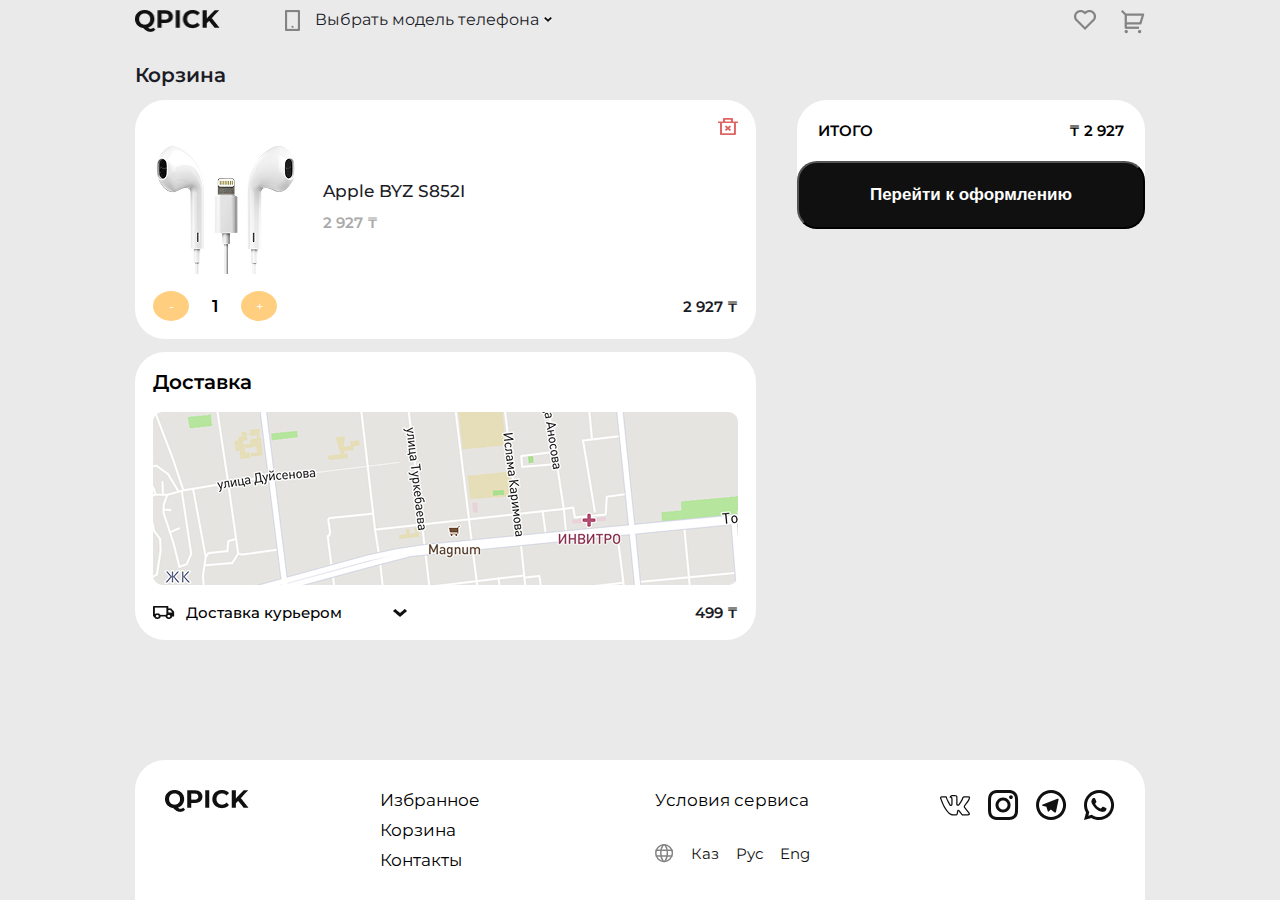
<file: cart-add.html>
<!DOCTYPE html>
<html lang="en">
  <head>
    <meta charset="UTF-8" />
    <meta name="viewport" content="width=device-width, initial-scale=1.0" />
    <title>Document</title>
    <link rel="stylesheet" href="css/styles.css" />
  </head>
  <body class="cart-add-page">
    <div class="container cart-add-container">
      <header class="header header--cart-add">
        <div class="header__flex">
          <div class="header__content">
            <a href="" class="header__logo">
              <img src="img/QPICK.png" alt="" class="header__logo-img" />
            </a>
            <div class="header__list">
              <a href="" class="header__list-item-phone">
                <img
                  src="img/phone.png"
                  alt=""
                  class="header__list-phone-img"
                />
              </a>
              <div class="header__list-wrapper">
                <div class="header__list-wrapper-header">
                  <p class="header__list-wrapper-desc">
                    Выбрать модель телефона
                  </p>

                  <button
                    href=""
                    class="header__list-wrapper-item-btn main-toggle-btn"
                  >
                    <img class="arrow-main" src="img/mark.png" alt="" />
                  </button>
                </div>

                <div class="header__phone-list">
                  <ul class="header__phone-list-brands">
                    <li class="header__phone-list-brand">
                      <div class="header__phone-list-brand-header">
                        <a class="header__phone-list-brand-title" href=""
                          >Apple</a
                        >
                        <button
                          class="header__list-wrapper-item-btn brand-toggle-btn"
                        >
                          <img src="img/mark.png" alt="" />
                        </button>
                      </div>

                      <ul class="header__phone-list-models"></ul>
                    </li>
                  </ul>
                  <ul class="header__phone-list-brands">
                    <li class="header__phone-list-brand">
                      <div class="header__phone-list-brand-header">
                        <a class="header__phone-list-brand-title" href=""
                          >INOI</a
                        >
                        <button
                          class="header__list-wrapper-item-btn brand-toggle-btn"
                        >
                          <img src="img/mark.png" alt="" />
                        </button>
                      </div>

                      <ul class="header__phone-list-models"></ul>
                    </li>
                  </ul>
                  <ul class="header__phone-list-brands">
                    <li class="header__phone-list-brand">
                      <div class="header__phone-list-brand-header">
                        <a class="header__phone-list-brand-title" href=""
                          >Nokia</a
                        >
                        <button
                          class="header__list-wrapper-item-btn brand-toggle-btn"
                        >
                          <img src="img/mark.png" alt="" />
                        </button>
                      </div>

                      <ul class="header__phone-list-models"></ul>
                    </li>
                  </ul>
                  <ul class="header__phone-list-brands">
                    <!-- Один бренд -->
                    <li class="header__phone-list-brand">
                      <!-- Шапка бренда — нажимаешь сюда -->
                      <div class="header__phone-list-brand-header">
                        <a class="header__phone-list-brand-title" href=""
                          >Oppo</a
                        >
                        <button
                          href=""
                          class="header__list-wrapper-item-btn brand-toggle-btn"
                        >
                          <img src="img/mark.png" alt="" />
                        </button>
                      </div>
                      <ul class="header__phone-list-models"></ul>
                    </li>
                  </ul>
                  <ul class="header__phone-list-brands">
                    <!-- Один бренд -->
                    <li class="header__phone-list-brand">
                      <!-- Шапка бренда — нажимаешь сюда -->
                      <div class="header__phone-list-brand-header">
                        <a class="header__phone-list-brand-title" href=""
                          >Xiaomi</a
                        >
                        <button
                          href=""
                          class="header__list-wrapper-item-btn brand-toggle-btn"
                        >
                          <img src="img/mark.png" alt="" />
                        </button>
                      </div>
                      <ul class="header__phone-list-models"></ul>
                    </li>
                  </ul>
                  <ul class="header__phone-list-brands">
                    <!-- Один бренд -->
                    <li class="header__phone-list-brand">
                      <!-- Шапка бренда — нажимаешь сюда -->
                      <div class="header__phone-list-brand-header">
                        <a class="header__phone-list-brand-title" href=""
                          >Realme</a
                        >
                        <button
                          href=""
                          class="header__list-wrapper-item-btn brand-toggle-btn"
                        >
                          <img src="img/mark.png" alt="" />
                        </button>
                      </div>
                      <ul class="header__phone-list-models"></ul>
                    </li>
                  </ul>
                  <ul class="header__phone-list-brands">
                    <!-- Один бренд -->
                    <li class="header__phone-list-brand">
                      <!-- Шапка бренда — нажимаешь сюда -->
                      <div class="header__phone-list-brand-header">
                        <a class="header__phone-list-brand-title" href=""
                          >Samsung</a
                        >
                        <button
                          href=""
                          class="header__list-wrapper-item-btn brand-toggle-btn"
                        >
                          <img src="img/mark.png" alt="" />
                        </button>
                      </div>
                      <ul class="header__phone-list-models"></ul>
                    </li>
                  </ul>
                  <ul class="header__phone-list-brands">
                    <!-- Один бренд -->
                    <li class="header__phone-list-brand">
                      <!-- Шапка бренда — нажимаешь сюда -->
                      <div class="header__phone-list-brand-header">
                        <a class="header__phone-list-brand-title" href=""
                          >Sony</a
                        >
                        <button
                          href=""
                          class="header__list-wrapper-item-btn brand-toggle-btn"
                        >
                          <img src="img/mark.png" alt="" />
                        </button>
                      </div>
                      <ul class="header__phone-list-models"></ul>
                    </li>
                  </ul>
                  <ul class="header__phone-list-brands">
                    <!-- Один бренд -->
                    <li class="header__phone-list-brand">
                      <!-- Шапка бренда — нажимаешь сюда -->
                      <div class="header__phone-list-brand-header">
                        <a class="header__phone-list-brand-title" href=""
                          >Vivo</a
                        >
                        <button
                          href=""
                          class="header__list-wrapper-item-btn brand-toggle-btn"
                        >
                          <img src="img/mark.png" alt="" />
                        </button>
                      </div>
                      <ul class="header__phone-list-models"></ul>
                    </li>
                  </ul>
                </div>
              </div>
            </div>
          </div>
          <div class="header__btn">
            <a href="favorites.html" class="header__btn-heart">
              <img src="img/heart.png" alt="" class="header__btn-heart-img" />
            </a>
            <a href="cart.html" class="header__btn-heart">
              <img src="img/basket.png" alt="" class="header__btn-heart-img" />
            </a>
          </div>
        </div>
      </header>
      <main>
        <section class="cart-add">
          <h2 class="cart-add__title">Корзина</h2>
          <div class="cart-add__flex">
            <div class="cart-add__cards">
              <div class="cart-add__content">
                <article class="cart-add__card">
                  <div class="cart-add__card-delete">
                    <button class="cart-add__card-delete-btn">
                      <svg
                        class="cart-add__card-delete-icon"
                        width="20"
                        height="17"
                        viewBox="0 0 20 17"
                        fill="none"
                        xmlns="http://www.w3.org/2000/svg"
                      >
                        <path
                          d="M14.9458 3.4H19.9278V5.1H17.935V16.15C17.935 16.3754 17.83 16.5916 17.6432 16.751C17.4563 16.9104 17.2029 17 16.9386 17H2.98917C2.72491 17 2.47147 16.9104 2.28461 16.751C2.09775 16.5916 1.99278 16.3754 1.99278 16.15V5.1H0V3.4H4.98194V0.85C4.98194 0.624566 5.08692 0.408365 5.27378 0.248959C5.46064 0.0895533 5.71407 0 5.97833 0H13.9494C14.2137 0 14.4671 0.0895533 14.654 0.248959C14.8409 0.408365 14.9458 0.624566 14.9458 0.85V3.4ZM15.9422 5.1H3.98556V15.3H15.9422V5.1ZM11.3728 10.2L13.1344 11.7028L11.7255 12.9047L9.96389 11.4019L8.20227 12.9047L6.79338 11.7028L8.555 10.2L6.79338 8.6972L8.20227 7.4953L9.96389 8.9981L11.7255 7.4953L13.1344 8.6972L11.3728 10.2ZM6.97472 1.7V3.4H12.9531V1.7H6.97472Z"
                          fill="#DF6464"
                        />
                      </svg>
                    </button>
                  </div>
                  <div class="cart-add__card-info">
                    <div class="cart-add__card-img">
                      <img
                        src="img/headphones-cart-add.png"
                        alt=""
                        class="cart-add__card-image"
                      />
                    </div>
                    <div class="cart-add__card-name">
                      <h3 class="cart-add__card-title">Apple BYZ S852I</h3>
                      <p class="cart-add__card-price">2 927 ₸</p>
                    </div>
                  </div>
                  <div class="cart-add__card-controls">
                    <div class="cart-add__card-counter">
                      <button class="cart-add__card-btn">-</button>
                      <span class="cart-add__card-value">1</span>
                      <button class="cart-add__card-btn">+</button>
                    </div>
                    <div class="cart-add__card-prices">
                      <p class="cart-add__card-price-value">2 927 ₸</p>
                    </div>
                  </div>
                </article>
              </div>
              <div class="cart-add__delivery">
                <div class="cart-add__delivery-header">
                  <h2 class="cart-add__delivery-title">Доставка</h2>
                </div>
                <div class="cart-add__delivery-maps">
                  <img
                    class="cart-add__delivery-location"
                    src="img/maps.png"
                    alt=""
                  />
                </div>
                <div class="cart-add__delivery-info">
                  <div class="cart-add__delivery-choice">
                    <img
                      class="cart-add__delivery-img"
                      src="img/delivery.png"
                      alt=""
                    />
                    <p class="cart-add__delivery-desc">Доставка курьером</p>
                    <button class="cart-add__delivery-btn">
                      <img
                        src="img/checkmark.png"
                        alt=""
                        class="cart-add__delivery-btn-icon"
                      />
                    </button>
                  </div>
                  <div class="cart-add__delivery-prices">
                    <p class="cart-add__delivery-price">499 ₸</p>
                  </div>
                </div>
              </div>
            </div>
            <div class="cart-add__summary">
              <div class="cart-add__summary-content">
                <div class="cart-add__summary-flex">
                  <p class="cart-add__summary-result">ИТОГО</p>
                  <p class="cart-add__summary-price">₸ 2 927</p>
                </div>

                <button class="cart-add__summary-btn">
                  Перейти к оформлению
                </button>
              </div>
            </div>
          </div>
        </section>
      </main>
      <footer class="footer">
        <div class="footer__flex">
          <div class="footer__logo">
            <a href="" class="footer__logo-image">
              <img src="img/QPICK.png" alt="" class="footer__logo-img" />
            </a>
          </div>
          <div class="footer__info">
            <div class="footer__info-list">
              <a class="footer__link" href="favorites.html">Избранное</a>
              <a class="footer__link" href="cart.html">Корзина</a>
              <a class="footer__link" href="">Контакты</a>
            </div>
            <div class="footer__info-terms">
              <a class="footer__terms-text" href="">Условия сервиса</a>
              <div class="footer__language">
                <button class="footer__language-btn" aria-label="Выбрать язык">
                  <svg
                    class="footer__language-icon"
                    width="19"
                    height="19"
                    viewBox="0 0 19 19"
                    fill="none"
                    xmlns="http://www.w3.org/2000/svg"
                  >
                    <path
                      d="M0.75 9.08333C0.75 13.6858 4.48083 17.4167 9.08333 17.4167C13.6858 17.4167 17.4167 13.6858 17.4167 9.08333C17.4167 4.48083 13.6858 0.75 9.08333 0.75C4.48083 0.75 0.75 4.48083 0.75 9.08333Z"
                      stroke="#838383"
                      stroke-width="1.5"
                      stroke-linecap="round"
                      stroke-linejoin="round"
                    />
                    <path
                      d="M9.9165 0.791626C9.9165 0.791626 12.4165 4.08329 12.4165 9.08329C12.4165 14.0833 9.9165 17.375 9.9165 17.375"
                      stroke="#838383"
                      stroke-width="1.5"
                      stroke-linecap="round"
                      stroke-linejoin="round"
                    />
                    <path
                      d="M8.25 17.375C8.25 17.375 5.75 14.0833 5.75 9.08329C5.75 4.08329 8.25 0.791626 8.25 0.791626"
                      stroke="#838383"
                      stroke-width="1.5"
                      stroke-linecap="round"
                      stroke-linejoin="round"
                    />
                    <path
                      d="M1.2749 12H16.8916"
                      stroke="#838383"
                      stroke-width="1.5"
                      stroke-linecap="round"
                      stroke-linejoin="round"
                    />
                    <path
                      d="M1.2749 6.16663H16.8916"
                      stroke="#838383"
                      stroke-width="1.5"
                      stroke-linecap="round"
                      stroke-linejoin="round"
                    />
                  </svg>
                </button>
                <p class="footer__language-item" data-lang="kaz">Каз</p>
                <p class="footer__language-item" data-lang="rus">Рус</p>
                <p class="footer__language-item" data-lang="eng">Eng</p>
              </div>
            </div>
          </div>
          <div class="footer__social">
            <a
              class="footer__social-link"
              href="https://vk.com/"
              target="_blank"
            >
              <svg
                class="footer__social-icon"
                width="31"
                height="21"
                viewBox="0 0 31 21"
                fill="none"
                xmlns="http://www.w3.org/2000/svg"
              >
                <path
                  d="M0 2.83953C0 1.80142 0.575033 1.24166 1.7251 1.16024L6.15682 1.19077C6.45425 1.19077 6.65254 1.34343 6.75168 1.64876C7.20774 3.17538 7.71833 4.49337 8.28345 5.60272C8.84857 6.71207 9.58719 7.98935 10.4993 9.43456C10.5786 9.61775 10.7075 9.70935 10.886 9.70935C11.0248 9.70935 11.1338 9.63811 11.2131 9.49562L11.3024 9.15976L11.3321 3.87763C11.3321 3.51124 11.2478 3.26698 11.0793 3.14485C10.9108 3.02272 10.5985 2.93112 10.1424 2.87006C9.78547 2.80899 9.60702 2.58509 9.60702 2.19834C9.60702 2.11692 9.61693 2.05586 9.63676 2.01515C10.0532 0.692071 11.2429 0.0305325 13.2059 0.0305325L14.8715 0C15.625 0 16.2496 0.193373 16.7454 0.580118C17.2411 0.966864 17.4889 1.57751 17.4889 2.41207V9.34296C17.6277 9.44473 17.7566 9.49562 17.8756 9.49562C18.173 9.49562 18.4308 9.31243 18.6489 8.94604C20.8301 5.81136 22.0099 3.71479 22.1883 2.65633C22.1883 2.63598 22.2082 2.58509 22.2478 2.50367C22.3866 2.19834 22.6147 1.93373 22.9319 1.70982C23.2492 1.48592 23.5268 1.33325 23.7647 1.25183C23.844 1.21112 23.9333 1.19077 24.0324 1.19077H28.6426L28.94 1.2213C29.3366 1.2213 29.6439 1.41467 29.8621 1.80142C29.9414 1.92355 29.9959 2.05586 30.0256 2.19834C30.0554 2.34083 30.0752 2.48331 30.0851 2.6258C30.095 2.76828 30.1 2.8497 30.1 2.87006V3.08379C29.9612 3.91834 29.6092 4.80888 29.0441 5.75538C28.479 6.70189 27.7602 7.72473 26.8877 8.8239C26.0153 9.92308 25.47 10.6457 25.2519 10.9917C25.0734 11.236 24.9842 11.4599 24.9842 11.6634C24.9842 11.8263 25.0635 12.0095 25.2221 12.213L29.5646 17.831C29.8026 18.1567 29.9215 18.5129 29.9215 18.8996C29.9215 19.3678 29.7431 19.7546 29.3862 20.0599C29.0292 20.3652 28.6029 20.5382 28.1072 20.5789L27.6016 20.6095H23.0806C23.0608 20.6095 23.0211 20.6146 22.9617 20.6247C22.9022 20.6349 22.8625 20.64 22.8427 20.64C22.4065 20.64 22 20.4466 21.6232 20.0599C21.4844 19.897 20.5525 18.6961 18.8274 16.457C18.7282 16.3146 18.5894 16.1822 18.411 16.0601C18.3317 16.3858 18.2276 16.854 18.0987 17.4646C17.9698 18.0753 17.8756 18.5129 17.8161 18.7775L17.7269 19.2966C17.5286 20.009 17.1122 20.4364 16.4777 20.5789L16.0613 20.6095H13.1464C11.5007 20.6095 9.85983 19.836 8.22396 18.289C6.58809 16.742 5.11581 14.7421 3.80711 12.2893C2.49842 9.83657 1.27895 6.98177 0.148715 3.72497C0.0495718 3.46035 0 3.16521 0 2.83953ZM17.8756 10.7475C17.4592 10.7475 17.0824 10.6304 16.7454 10.3963C16.4083 10.1622 16.2397 9.84166 16.2397 9.43456V2.41207C16.2397 2.00497 16.1406 1.71491 15.9423 1.54189C15.744 1.36888 15.397 1.28237 14.9013 1.28237L13.2059 1.34343C12.3533 1.34343 11.7089 1.49609 11.2726 1.80142C12.1451 2.22888 12.5813 2.92095 12.5813 3.87763V9.25136C12.5417 9.76024 12.3434 10.1826 11.9865 10.5185C11.6295 10.8543 11.233 11.0222 10.7967 11.0222C10.2019 11.0222 9.74582 10.7271 9.42856 10.1368C7.88192 7.73491 6.73185 5.45515 5.97836 3.29751L5.71067 2.50367L1.75484 2.47314C1.49707 2.47314 1.35331 2.4884 1.32357 2.51893C1.29382 2.54947 1.27895 2.63598 1.27895 2.77846C1.27895 2.96166 1.29878 3.15503 1.33844 3.35858L1.96304 5.0684C3.62866 9.48544 5.43803 12.9662 7.39116 15.5105C9.34429 18.0549 11.2627 19.3271 13.1464 19.3271H16.1208C16.2397 19.3271 16.329 19.2915 16.3884 19.2202C16.4479 19.149 16.4975 19.0116 16.5372 18.808L16.5966 18.5027L17.1618 15.8159C17.3204 15.4495 17.4592 15.2052 17.5782 15.0831C17.7963 14.8592 18.0541 14.7472 18.3515 14.7472C18.8274 14.7472 19.3132 15.0424 19.8089 15.6327L22.3371 18.9302C22.4957 19.1948 22.6642 19.3271 22.8427 19.3271H27.7503C28.3452 19.3271 28.6426 19.1744 28.6426 18.8691C28.6426 18.7673 28.6128 18.6656 28.5534 18.5638L24.2406 13.0374C23.9035 12.6099 23.735 12.152 23.735 11.6634C23.735 11.1749 23.8936 10.7067 24.2109 10.2589C24.4686 9.85183 24.9693 9.17503 25.7129 8.22852C26.4565 7.28201 27.1059 6.39657 27.6611 5.57219C28.2163 4.74781 28.5831 3.99976 28.7616 3.32805L28.8508 2.93112C28.831 2.89041 28.821 2.82426 28.821 2.73266C28.821 2.64106 28.8111 2.56473 28.7913 2.50367H24.1216C23.8242 2.6258 23.5863 2.80899 23.4078 3.05325L23.2293 3.63337C22.7336 5.03787 21.4348 7.20568 19.333 10.1368C18.9166 10.5439 18.4308 10.7475 17.8756 10.7475Z"
                  fill="#101010"
                /></svg
            ></a>
            <a
              class="footer__social-link"
              href="https://www.instagram.com/"
              target="_blank"
            >
              <svg
                class="footer__social-icon"
                width="31"
                height="31"
                viewBox="0 0 31 31"
                fill="none"
                xmlns="http://www.w3.org/2000/svg"
              >
                <path
                  d="M15.05 10.535C13.8525 10.535 12.7041 11.0107 11.8574 11.8574C11.0107 12.7041 10.535 13.8525 10.535 15.05C10.535 16.2475 11.0107 17.3959 11.8574 18.2426C12.7041 19.0893 13.8525 19.565 15.05 19.565C16.2475 19.565 17.3959 19.0893 18.2426 18.2426C19.0893 17.3959 19.565 16.2475 19.565 15.05C19.565 13.8525 19.0893 12.7041 18.2426 11.8574C17.3959 11.0107 16.2475 10.535 15.05 10.535ZM15.05 7.525C17.0458 7.525 18.9598 8.31781 20.371 9.72902C21.7822 11.1402 22.575 13.0542 22.575 15.05C22.575 17.0458 21.7822 18.9598 20.371 20.371C18.9598 21.7822 17.0458 22.575 15.05 22.575C13.0542 22.575 11.1402 21.7822 9.72902 20.371C8.31781 18.9598 7.525 17.0458 7.525 15.05C7.525 13.0542 8.31781 11.1402 9.72902 9.72902C11.1402 8.31781 13.0542 7.525 15.05 7.525ZM24.8325 7.14875C24.8325 7.64769 24.6343 8.12619 24.2815 8.47899C23.9287 8.8318 23.4502 9.03 22.9513 9.03C22.4523 9.03 21.9738 8.8318 21.621 8.47899C21.2682 8.12619 21.07 7.64769 21.07 7.14875C21.07 6.64981 21.2682 6.17131 21.621 5.81851C21.9738 5.4657 22.4523 5.2675 22.9513 5.2675C23.4502 5.2675 23.9287 5.4657 24.2815 5.81851C24.6343 6.17131 24.8325 6.64981 24.8325 7.14875ZM15.05 3.01C11.3266 3.01 10.7186 3.02054 8.98635 3.09729C7.80644 3.15298 7.0148 3.311 6.28036 3.59695C5.62719 3.84979 5.15613 4.1523 4.65496 4.65496C4.18391 5.11008 3.82173 5.6657 3.59544 6.28036C3.30949 7.01781 3.15147 7.80794 3.09729 8.98635C3.01903 10.6479 3.01 11.2288 3.01 15.05C3.01 18.7734 3.02054 19.3814 3.09729 21.1136C3.15298 22.2921 3.311 23.0852 3.59544 23.8181C3.85129 24.4728 4.1523 24.9439 4.65196 25.4435C5.15914 25.9492 5.63021 26.2517 6.27736 26.5015C7.02082 26.789 7.81246 26.9485 8.98635 27.0027C10.6479 27.081 11.2288 27.09 15.05 27.09C18.7734 27.09 19.3814 27.0795 21.1136 27.0027C22.2906 26.947 23.0837 26.789 23.8181 26.5046C24.4698 26.2502 24.9439 25.9477 25.4435 25.448C25.9507 24.9409 26.2532 24.4698 26.5031 23.8226C26.789 23.0807 26.9485 22.2875 27.0027 21.1136C27.081 19.4521 27.09 18.8712 27.09 15.05C27.09 11.3266 27.0795 10.7186 27.0027 8.98635C26.947 7.80945 26.789 7.0148 26.5031 6.28036C26.2762 5.66633 25.9147 5.11092 25.445 4.65496C24.9901 4.18367 24.4344 3.82145 23.8196 3.59544C23.0822 3.30949 22.2906 3.15147 21.1136 3.09729C19.4521 3.01903 18.8712 3.01 15.05 3.01ZM15.05 0C19.1391 0 19.6493 0.0150499 21.2536 0.0902999C22.8564 0.16555 23.9476 0.416885 24.9077 0.790125C25.901 1.1724 26.7378 1.69011 27.5746 2.52539C28.3399 3.27773 28.9321 4.1878 29.3099 5.19225C29.6816 6.15093 29.9345 7.24356 30.0097 8.84639C30.0804 10.4507 30.1 10.9609 30.1 15.05C30.1 19.1391 30.085 19.6493 30.0097 21.2536C29.9345 22.8564 29.6816 23.9476 29.3099 24.9077C28.9331 25.9128 28.3408 26.823 27.5746 27.5746C26.8221 28.3396 25.9121 28.9317 24.9077 29.3099C23.9491 29.6816 22.8564 29.9345 21.2536 30.0097C19.6493 30.0804 19.1391 30.1 15.05 30.1C10.9609 30.1 10.4507 30.085 8.84639 30.0097C7.24356 29.9345 6.15244 29.6816 5.19225 29.3099C4.1874 28.9328 3.27718 28.3406 2.52539 27.5746C1.75996 26.8224 1.16778 25.9123 0.790125 24.9077C0.416885 23.9491 0.16555 22.8564 0.0902999 21.2536C0.0195649 19.6493 0 19.1391 0 15.05C0 10.9609 0.0150499 10.4507 0.0902999 8.84639C0.16555 7.24206 0.416885 6.15244 0.790125 5.19225C1.16673 4.18718 1.75905 3.27687 2.52539 2.52539C3.27739 1.75969 4.18755 1.16747 5.19225 0.790125C6.15244 0.416885 7.24206 0.16555 8.84639 0.0902999C10.4507 0.0195649 10.9609 0 15.05 0Z"
                  fill="#101010"
                /></svg
            ></a>
            <a
              class="footer__social-link"
              href="https://web.telegram.org/a/"
              target="_blank"
            >
              <svg
                class="footer__social-icon"
                width="31"
                height="31"
                viewBox="0 0 31 31"
                fill="none"
                xmlns="http://www.w3.org/2000/svg"
              >
                <path
                  d="M15.05 27.09C18.2432 27.09 21.3056 25.8215 23.5636 23.5636C25.8215 21.3056 27.09 18.2432 27.09 15.05C27.09 11.8568 25.8215 8.79437 23.5636 6.53643C21.3056 4.2785 18.2432 3.01 15.05 3.01C11.8568 3.01 8.79437 4.2785 6.53643 6.53643C4.2785 8.79437 3.01 11.8568 3.01 15.05C3.01 18.2432 4.2785 21.3056 6.53643 23.5636C8.79437 25.8215 11.8568 27.09 15.05 27.09ZM15.05 30.1C6.73789 30.1 0 23.3621 0 15.05C0 6.73789 6.73789 0 15.05 0C23.3621 0 30.1 6.73789 30.1 15.05C30.1 23.3621 23.3621 30.1 15.05 30.1ZM10.3695 16.8109L6.60996 15.6385C5.79726 15.3901 5.79275 14.8303 6.79207 14.4284L21.4402 8.76964C22.2906 8.42348 22.7722 8.86144 22.4967 9.95858L20.003 21.7277C19.8284 22.566 19.3242 22.7661 18.6244 22.3794L14.7851 19.5379L12.9957 21.2656C12.8121 21.4432 12.6631 21.5952 12.3801 21.6329C12.0987 21.672 11.8669 21.5877 11.6969 21.1212L10.3875 16.8003L10.3695 16.8124V16.8109Z"
                  fill="#101010"
                /></svg
            ></a>
            <a
              class="footer__social-link"
              href="https://web.whatsapp.com/"
              target="_blank"
            >
              <svg
                class="footer__social-icon"
                width="31"
                height="31"
                viewBox="0 0 31 31"
                fill="none"
                xmlns="http://www.w3.org/2000/svg"
              >
                <path
                  d="M7.90578 24.8235L8.9954 25.4601C10.8329 26.5317 12.9228 27.0943 15.05 27.09C17.4313 27.09 19.7591 26.3838 21.7391 25.0609C23.719 23.7379 25.2622 21.8575 26.1735 19.6575C27.0848 17.4575 27.3232 15.0366 26.8587 12.7011C26.3941 10.3656 25.2474 8.22025 23.5636 6.53643C21.8797 4.85261 19.7344 3.70591 17.3989 3.24134C15.0634 2.77678 12.6425 3.01521 10.4425 3.92649C8.24248 4.83777 6.36209 6.38096 5.03912 8.36093C3.71615 10.3409 3.01002 12.6687 3.01002 15.05C3.01002 17.2112 3.5774 19.2836 4.64144 21.1061L5.27655 22.1957L4.29378 25.8092L7.90578 24.8235ZM0.00604013 30.1L2.0408 22.6231C0.700052 20.3248 -0.0043504 17.7108 2.02155e-05 15.05C2.02155e-05 6.73788 6.7379 0 15.05 0C23.3621 0 30.1 6.73788 30.1 15.05C30.1 23.3621 23.3621 30.1 15.05 30.1C12.3903 30.1043 9.77748 29.4004 7.47987 28.0607L0.00604013 30.1ZM9.61847 7.98853C9.82014 7.97348 10.0233 7.97348 10.225 7.98251C10.3063 7.98853 10.3875 7.99757 10.4688 8.0066C10.7081 8.03368 10.9715 8.17967 11.0603 8.38134C11.5087 9.39872 11.9452 10.4236 12.3666 11.4515C12.4599 11.6803 12.4042 11.9738 12.2266 12.2597C12.1045 12.4531 11.9724 12.64 11.8308 12.8196C11.6608 13.0378 11.295 13.4381 11.295 13.4381C11.295 13.4381 11.146 13.6157 11.2032 13.837C11.2243 13.9212 11.2935 14.0431 11.3567 14.1455L11.4455 14.2885C11.8308 14.9311 12.3485 15.5828 12.9806 16.1968C13.1612 16.3714 13.3373 16.5505 13.527 16.7175C14.2313 17.3391 15.0289 17.8463 15.8898 18.2225L15.8973 18.2255C16.0252 18.2812 16.09 18.3113 16.2766 18.3911C16.3699 18.4302 16.4662 18.4648 16.564 18.4904C16.6651 18.5162 16.7716 18.5113 16.8699 18.4765C16.9683 18.4417 17.054 18.3784 17.1164 18.2948C18.206 16.9749 18.3053 16.8891 18.3144 16.8891V16.8921C18.3901 16.8215 18.48 16.7679 18.5781 16.735C18.6762 16.702 18.7803 16.6904 18.8832 16.701C18.9735 16.707 19.0653 16.7235 19.1496 16.7612C19.9488 17.1269 21.2566 17.6973 21.2566 17.6973L22.1325 18.0901C22.28 18.1608 22.414 18.3279 22.4185 18.4889C22.4245 18.5897 22.4335 18.7523 22.3989 19.0503C22.3508 19.4401 22.2334 19.9081 22.116 20.1534C22.0356 20.3209 21.9289 20.4743 21.7999 20.608C21.6481 20.7674 21.4818 20.9125 21.3033 21.0414C21.2415 21.0878 21.1788 21.133 21.1152 21.1768C20.928 21.2956 20.7356 21.4061 20.5387 21.5079C20.1513 21.7138 19.7233 21.8319 19.2851 21.8541C19.0067 21.8691 18.7282 21.8902 18.4483 21.8752C18.4363 21.8752 17.5935 21.7442 17.5935 21.7442C15.4537 21.1814 13.4749 20.1271 11.8143 18.665C11.4741 18.3655 11.1596 18.0434 10.8375 17.7229C9.49807 16.3909 8.48671 14.9537 7.87267 13.5962C7.55838 12.9299 7.38861 12.2046 7.37452 11.4681C7.36831 10.5543 7.66701 9.6646 8.22334 8.93969C8.3332 8.79822 8.43704 8.65073 8.61614 8.48067C8.80727 8.30007 8.92767 8.20375 9.05861 8.13753C9.2327 8.05029 9.42261 7.9991 9.61696 7.98703L9.61847 7.98853Z"
                  fill="#101010"
                /></svg
            ></a>
          </div>
        </div>
      </footer>
    </div>
  </body>
</html>
</file>
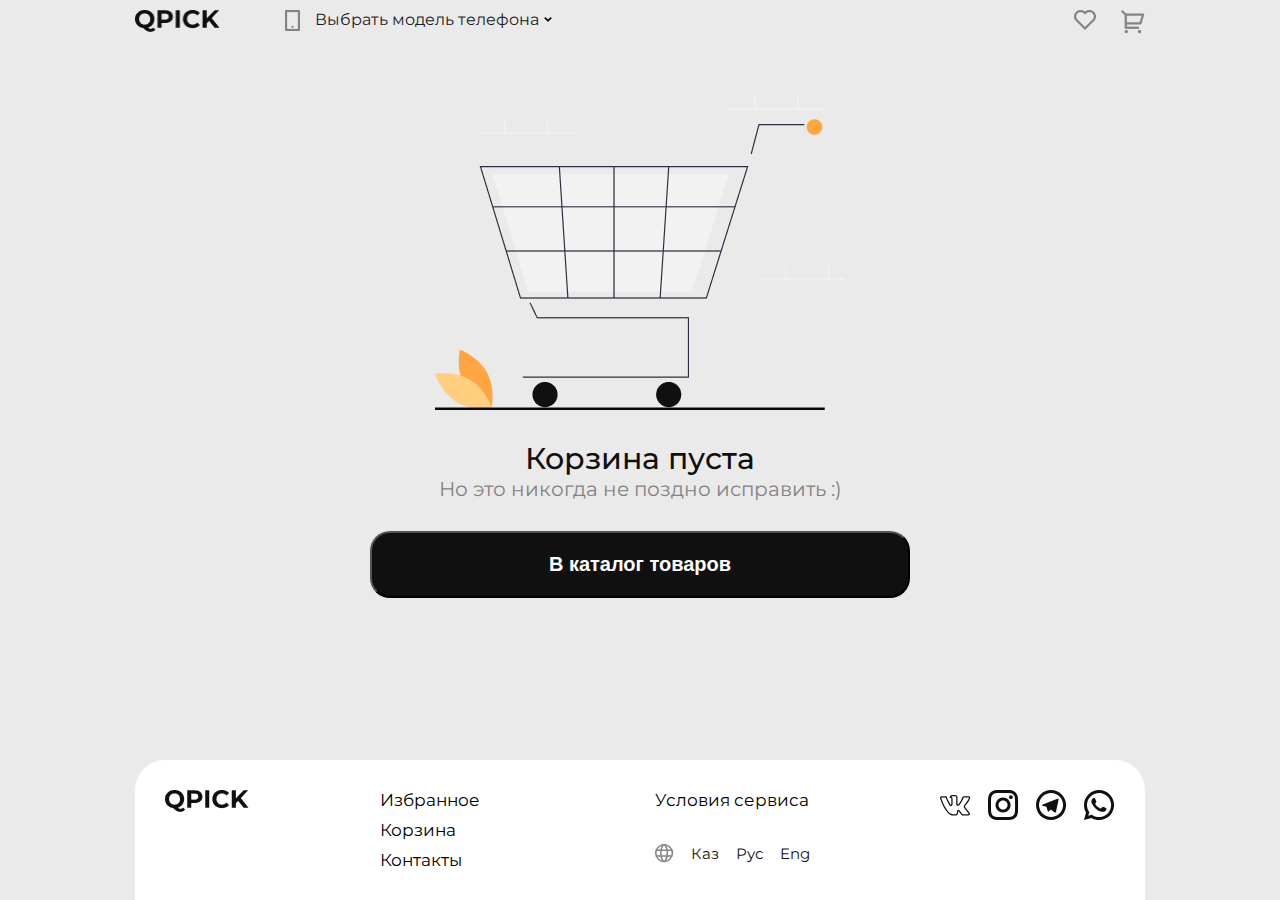
<file: cart.html>
<!DOCTYPE html>
<html lang="en">
  <head>
    <meta charset="UTF-8" />
    <meta name="viewport" content="width=device-width, initial-scale=1.0" />
    <title>Корзина</title>
    <link rel="stylesheet" href="css/styles.css" />
  </head>
  <body class="cart-page">
    <div class="container cart-container">
      <header class="header header--cart">
        <div class="header__flex">
          <div class="header__content">
            <a href="" class="header__logo">
              <img src="img/QPICK.png" alt="" class="header__logo-img" />
            </a>
            <div class="header__list">
              <a href="" class="header__list-item-phone">
                <img
                  src="img/phone.png"
                  alt=""
                  class="header__list-phone-img"
                />
              </a>
              <div class="header__list-wrapper">
                <div class="header__list-wrapper-header">
                  <p class="header__list-wrapper-desc">
                    Выбрать модель телефона
                  </p>

                  <button
                    href=""
                    class="header__list-wrapper-item-btn main-toggle-btn"
                  >
                    <img class="arrow-main" src="img/mark.png" alt="" />
                  </button>
                </div>

                <div class="header__phone-list">
                  <ul class="header__phone-list-brands">
                    <li class="header__phone-list-brand">
                      <div class="header__phone-list-brand-header">
                        <a class="header__phone-list-brand-title" href=""
                          >Apple</a
                        >
                        <button
                          class="header__list-wrapper-item-btn brand-toggle-btn"
                        >
                          <img src="img/mark.png" alt="" />
                        </button>
                      </div>

                      <ul class="header__phone-list-models"></ul>
                    </li>
                  </ul>
                  <ul class="header__phone-list-brands">
                    <li class="header__phone-list-brand">
                      <div class="header__phone-list-brand-header">
                        <a class="header__phone-list-brand-title" href=""
                          >INOI</a
                        >
                        <button
                          class="header__list-wrapper-item-btn brand-toggle-btn"
                        >
                          <img src="img/mark.png" alt="" />
                        </button>
                      </div>

                      <ul class="header__phone-list-models"></ul>
                    </li>
                  </ul>
                  <ul class="header__phone-list-brands">
                    <li class="header__phone-list-brand">
                      <div class="header__phone-list-brand-header">
                        <a class="header__phone-list-brand-title" href=""
                          >Nokia</a
                        >
                        <button
                          class="header__list-wrapper-item-btn brand-toggle-btn"
                        >
                          <img src="img/mark.png" alt="" />
                        </button>
                      </div>

                      <ul class="header__phone-list-models"></ul>
                    </li>
                  </ul>
                  <ul class="header__phone-list-brands">
                    <!-- Один бренд -->
                    <li class="header__phone-list-brand">
                      <!-- Шапка бренда — нажимаешь сюда -->
                      <div class="header__phone-list-brand-header">
                        <a class="header__phone-list-brand-title" href=""
                          >Oppo</a
                        >
                        <button
                          href=""
                          class="header__list-wrapper-item-btn brand-toggle-btn"
                        >
                          <img src="img/mark.png" alt="" />
                        </button>
                      </div>
                      <ul class="header__phone-list-models"></ul>
                    </li>
                  </ul>
                  <ul class="header__phone-list-brands">
                    <!-- Один бренд -->
                    <li class="header__phone-list-brand">
                      <!-- Шапка бренда — нажимаешь сюда -->
                      <div class="header__phone-list-brand-header">
                        <a class="header__phone-list-brand-title" href=""
                          >Xiaomi</a
                        >
                        <button
                          href=""
                          class="header__list-wrapper-item-btn brand-toggle-btn"
                        >
                          <img src="img/mark.png" alt="" />
                        </button>
                      </div>
                      <ul class="header__phone-list-models"></ul>
                    </li>
                  </ul>
                  <ul class="header__phone-list-brands">
                    <!-- Один бренд -->
                    <li class="header__phone-list-brand">
                      <!-- Шапка бренда — нажимаешь сюда -->
                      <div class="header__phone-list-brand-header">
                        <a class="header__phone-list-brand-title" href=""
                          >Realme</a
                        >
                        <button
                          href=""
                          class="header__list-wrapper-item-btn brand-toggle-btn"
                        >
                          <img src="img/mark.png" alt="" />
                        </button>
                      </div>
                      <ul class="header__phone-list-models"></ul>
                    </li>
                  </ul>
                  <ul class="header__phone-list-brands">
                    <!-- Один бренд -->
                    <li class="header__phone-list-brand">
                      <!-- Шапка бренда — нажимаешь сюда -->
                      <div class="header__phone-list-brand-header">
                        <a class="header__phone-list-brand-title" href=""
                          >Samsung</a
                        >
                        <button
                          href=""
                          class="header__list-wrapper-item-btn brand-toggle-btn"
                        >
                          <img src="img/mark.png" alt="" />
                        </button>
                      </div>
                      <ul class="header__phone-list-models"></ul>
                    </li>
                  </ul>
                  <ul class="header__phone-list-brands">
                    <!-- Один бренд -->
                    <li class="header__phone-list-brand">
                      <!-- Шапка бренда — нажимаешь сюда -->
                      <div class="header__phone-list-brand-header">
                        <a class="header__phone-list-brand-title" href=""
                          >Sony</a
                        >
                        <button
                          href=""
                          class="header__list-wrapper-item-btn brand-toggle-btn"
                        >
                          <img src="img/mark.png" alt="" />
                        </button>
                      </div>
                      <ul class="header__phone-list-models"></ul>
                    </li>
                  </ul>
                  <ul class="header__phone-list-brands">
                    <!-- Один бренд -->
                    <li class="header__phone-list-brand">
                      <!-- Шапка бренда — нажимаешь сюда -->
                      <div class="header__phone-list-brand-header">
                        <a class="header__phone-list-brand-title" href=""
                          >Vivo</a
                        >
                        <button
                          href=""
                          class="header__list-wrapper-item-btn brand-toggle-btn"
                        >
                          <img src="img/mark.png" alt="" />
                        </button>
                      </div>
                      <ul class="header__phone-list-models"></ul>
                    </li>
                  </ul>
                </div>
              </div>
            </div>
          </div>
          <div class="header__btn">
            <a href="favorites.html" class="header__btn-heart">
              <img src="img/heart.png" alt="" class="header__btn-heart-img" />
            </a>
            <a href="cart.html" class="header__btn-heart">
              <img src="img/basket.png" alt="" class="header__btn-heart-img" />
            </a>
          </div>
        </div>
      </header>
      <main>
        <section class="cart">
          <div class="cart__flex">
            <div class="cart__icon">
              <img src="img/cart.png" alt="Корзина пустая" />
            </div>
            <div class="cart__content">
              <h2 class="cart__content-title">Корзина пуста</h2>
              <p class="cart__content-desc">
                Но это никогда не поздно исправить :)
              </p>
            </div>
            <button class="cart__btn">В каталог товаров</button>
          </div>
        </section>
      </main>
      <footer class="footer">
        <div class="footer__flex">
          <div class="footer__logo">
            <a href="" class="footer__logo-image">
              <img src="img/QPICK.png" alt="" class="footer__logo-img" />
            </a>
          </div>
          <div class="footer__info">
            <div class="footer__info-list">
              <a class="footer__link" href="favorites.html" target="_blank"
                >Избранное</a
              >
              <a class="footer__link" href="cart.html">Корзина</a>
              <a class="footer__link" href="">Контакты</a>
            </div>
            <div class="footer__info-terms">
              <a class="footer__terms-text" href="">Условия сервиса</a>
              <div class="footer__language">
                <button class="footer__language-btn" aria-label="Выбрать язык">
                  <svg
                    class="footer__language-icon"
                    width="19"
                    height="19"
                    viewBox="0 0 19 19"
                    fill="none"
                    xmlns="http://www.w3.org/2000/svg"
                  >
                    <path
                      d="M0.75 9.08333C0.75 13.6858 4.48083 17.4167 9.08333 17.4167C13.6858 17.4167 17.4167 13.6858 17.4167 9.08333C17.4167 4.48083 13.6858 0.75 9.08333 0.75C4.48083 0.75 0.75 4.48083 0.75 9.08333Z"
                      stroke="#838383"
                      stroke-width="1.5"
                      stroke-linecap="round"
                      stroke-linejoin="round"
                    />
                    <path
                      d="M9.9165 0.791626C9.9165 0.791626 12.4165 4.08329 12.4165 9.08329C12.4165 14.0833 9.9165 17.375 9.9165 17.375"
                      stroke="#838383"
                      stroke-width="1.5"
                      stroke-linecap="round"
                      stroke-linejoin="round"
                    />
                    <path
                      d="M8.25 17.375C8.25 17.375 5.75 14.0833 5.75 9.08329C5.75 4.08329 8.25 0.791626 8.25 0.791626"
                      stroke="#838383"
                      stroke-width="1.5"
                      stroke-linecap="round"
                      stroke-linejoin="round"
                    />
                    <path
                      d="M1.2749 12H16.8916"
                      stroke="#838383"
                      stroke-width="1.5"
                      stroke-linecap="round"
                      stroke-linejoin="round"
                    />
                    <path
                      d="M1.2749 6.16663H16.8916"
                      stroke="#838383"
                      stroke-width="1.5"
                      stroke-linecap="round"
                      stroke-linejoin="round"
                    />
                  </svg>
                </button>
                <p class="footer__language-item">Каз</p>
                <p class="footer__language-item">Рус</p>
                <p class="footer__language-item">Eng</p>
              </div>
            </div>
          </div>
          <div class="footer__social">
            <a
              class="footer__social-link"
              href="https://vk.com/"
              target="_blank"
            >
              <svg
                class="footer__social-icon"
                width="31"
                height="21"
                viewBox="0 0 31 21"
                fill="none"
                xmlns="http://www.w3.org/2000/svg"
              >
                <path
                  d="M0 2.83953C0 1.80142 0.575033 1.24166 1.7251 1.16024L6.15682 1.19077C6.45425 1.19077 6.65254 1.34343 6.75168 1.64876C7.20774 3.17538 7.71833 4.49337 8.28345 5.60272C8.84857 6.71207 9.58719 7.98935 10.4993 9.43456C10.5786 9.61775 10.7075 9.70935 10.886 9.70935C11.0248 9.70935 11.1338 9.63811 11.2131 9.49562L11.3024 9.15976L11.3321 3.87763C11.3321 3.51124 11.2478 3.26698 11.0793 3.14485C10.9108 3.02272 10.5985 2.93112 10.1424 2.87006C9.78547 2.80899 9.60702 2.58509 9.60702 2.19834C9.60702 2.11692 9.61693 2.05586 9.63676 2.01515C10.0532 0.692071 11.2429 0.0305325 13.2059 0.0305325L14.8715 0C15.625 0 16.2496 0.193373 16.7454 0.580118C17.2411 0.966864 17.4889 1.57751 17.4889 2.41207V9.34296C17.6277 9.44473 17.7566 9.49562 17.8756 9.49562C18.173 9.49562 18.4308 9.31243 18.6489 8.94604C20.8301 5.81136 22.0099 3.71479 22.1883 2.65633C22.1883 2.63598 22.2082 2.58509 22.2478 2.50367C22.3866 2.19834 22.6147 1.93373 22.9319 1.70982C23.2492 1.48592 23.5268 1.33325 23.7647 1.25183C23.844 1.21112 23.9333 1.19077 24.0324 1.19077H28.6426L28.94 1.2213C29.3366 1.2213 29.6439 1.41467 29.8621 1.80142C29.9414 1.92355 29.9959 2.05586 30.0256 2.19834C30.0554 2.34083 30.0752 2.48331 30.0851 2.6258C30.095 2.76828 30.1 2.8497 30.1 2.87006V3.08379C29.9612 3.91834 29.6092 4.80888 29.0441 5.75538C28.479 6.70189 27.7602 7.72473 26.8877 8.8239C26.0153 9.92308 25.47 10.6457 25.2519 10.9917C25.0734 11.236 24.9842 11.4599 24.9842 11.6634C24.9842 11.8263 25.0635 12.0095 25.2221 12.213L29.5646 17.831C29.8026 18.1567 29.9215 18.5129 29.9215 18.8996C29.9215 19.3678 29.7431 19.7546 29.3862 20.0599C29.0292 20.3652 28.6029 20.5382 28.1072 20.5789L27.6016 20.6095H23.0806C23.0608 20.6095 23.0211 20.6146 22.9617 20.6247C22.9022 20.6349 22.8625 20.64 22.8427 20.64C22.4065 20.64 22 20.4466 21.6232 20.0599C21.4844 19.897 20.5525 18.6961 18.8274 16.457C18.7282 16.3146 18.5894 16.1822 18.411 16.0601C18.3317 16.3858 18.2276 16.854 18.0987 17.4646C17.9698 18.0753 17.8756 18.5129 17.8161 18.7775L17.7269 19.2966C17.5286 20.009 17.1122 20.4364 16.4777 20.5789L16.0613 20.6095H13.1464C11.5007 20.6095 9.85983 19.836 8.22396 18.289C6.58809 16.742 5.11581 14.7421 3.80711 12.2893C2.49842 9.83657 1.27895 6.98177 0.148715 3.72497C0.0495718 3.46035 0 3.16521 0 2.83953ZM17.8756 10.7475C17.4592 10.7475 17.0824 10.6304 16.7454 10.3963C16.4083 10.1622 16.2397 9.84166 16.2397 9.43456V2.41207C16.2397 2.00497 16.1406 1.71491 15.9423 1.54189C15.744 1.36888 15.397 1.28237 14.9013 1.28237L13.2059 1.34343C12.3533 1.34343 11.7089 1.49609 11.2726 1.80142C12.1451 2.22888 12.5813 2.92095 12.5813 3.87763V9.25136C12.5417 9.76024 12.3434 10.1826 11.9865 10.5185C11.6295 10.8543 11.233 11.0222 10.7967 11.0222C10.2019 11.0222 9.74582 10.7271 9.42856 10.1368C7.88192 7.73491 6.73185 5.45515 5.97836 3.29751L5.71067 2.50367L1.75484 2.47314C1.49707 2.47314 1.35331 2.4884 1.32357 2.51893C1.29382 2.54947 1.27895 2.63598 1.27895 2.77846C1.27895 2.96166 1.29878 3.15503 1.33844 3.35858L1.96304 5.0684C3.62866 9.48544 5.43803 12.9662 7.39116 15.5105C9.34429 18.0549 11.2627 19.3271 13.1464 19.3271H16.1208C16.2397 19.3271 16.329 19.2915 16.3884 19.2202C16.4479 19.149 16.4975 19.0116 16.5372 18.808L16.5966 18.5027L17.1618 15.8159C17.3204 15.4495 17.4592 15.2052 17.5782 15.0831C17.7963 14.8592 18.0541 14.7472 18.3515 14.7472C18.8274 14.7472 19.3132 15.0424 19.8089 15.6327L22.3371 18.9302C22.4957 19.1948 22.6642 19.3271 22.8427 19.3271H27.7503C28.3452 19.3271 28.6426 19.1744 28.6426 18.8691C28.6426 18.7673 28.6128 18.6656 28.5534 18.5638L24.2406 13.0374C23.9035 12.6099 23.735 12.152 23.735 11.6634C23.735 11.1749 23.8936 10.7067 24.2109 10.2589C24.4686 9.85183 24.9693 9.17503 25.7129 8.22852C26.4565 7.28201 27.1059 6.39657 27.6611 5.57219C28.2163 4.74781 28.5831 3.99976 28.7616 3.32805L28.8508 2.93112C28.831 2.89041 28.821 2.82426 28.821 2.73266C28.821 2.64106 28.8111 2.56473 28.7913 2.50367H24.1216C23.8242 2.6258 23.5863 2.80899 23.4078 3.05325L23.2293 3.63337C22.7336 5.03787 21.4348 7.20568 19.333 10.1368C18.9166 10.5439 18.4308 10.7475 17.8756 10.7475Z"
                  fill="#101010"
                /></svg
            ></a>
            <a
              class="footer__social-link"
              href="https://www.instagram.com/"
              target="_blank"
            >
              <svg
                class="footer__social-icon"
                width="31"
                height="31"
                viewBox="0 0 31 31"
                fill="none"
                xmlns="http://www.w3.org/2000/svg"
              >
                <path
                  d="M15.05 10.535C13.8525 10.535 12.7041 11.0107 11.8574 11.8574C11.0107 12.7041 10.535 13.8525 10.535 15.05C10.535 16.2475 11.0107 17.3959 11.8574 18.2426C12.7041 19.0893 13.8525 19.565 15.05 19.565C16.2475 19.565 17.3959 19.0893 18.2426 18.2426C19.0893 17.3959 19.565 16.2475 19.565 15.05C19.565 13.8525 19.0893 12.7041 18.2426 11.8574C17.3959 11.0107 16.2475 10.535 15.05 10.535ZM15.05 7.525C17.0458 7.525 18.9598 8.31781 20.371 9.72902C21.7822 11.1402 22.575 13.0542 22.575 15.05C22.575 17.0458 21.7822 18.9598 20.371 20.371C18.9598 21.7822 17.0458 22.575 15.05 22.575C13.0542 22.575 11.1402 21.7822 9.72902 20.371C8.31781 18.9598 7.525 17.0458 7.525 15.05C7.525 13.0542 8.31781 11.1402 9.72902 9.72902C11.1402 8.31781 13.0542 7.525 15.05 7.525ZM24.8325 7.14875C24.8325 7.64769 24.6343 8.12619 24.2815 8.47899C23.9287 8.8318 23.4502 9.03 22.9513 9.03C22.4523 9.03 21.9738 8.8318 21.621 8.47899C21.2682 8.12619 21.07 7.64769 21.07 7.14875C21.07 6.64981 21.2682 6.17131 21.621 5.81851C21.9738 5.4657 22.4523 5.2675 22.9513 5.2675C23.4502 5.2675 23.9287 5.4657 24.2815 5.81851C24.6343 6.17131 24.8325 6.64981 24.8325 7.14875ZM15.05 3.01C11.3266 3.01 10.7186 3.02054 8.98635 3.09729C7.80644 3.15298 7.0148 3.311 6.28036 3.59695C5.62719 3.84979 5.15613 4.1523 4.65496 4.65496C4.18391 5.11008 3.82173 5.6657 3.59544 6.28036C3.30949 7.01781 3.15147 7.80794 3.09729 8.98635C3.01903 10.6479 3.01 11.2288 3.01 15.05C3.01 18.7734 3.02054 19.3814 3.09729 21.1136C3.15298 22.2921 3.311 23.0852 3.59544 23.8181C3.85129 24.4728 4.1523 24.9439 4.65196 25.4435C5.15914 25.9492 5.63021 26.2517 6.27736 26.5015C7.02082 26.789 7.81246 26.9485 8.98635 27.0027C10.6479 27.081 11.2288 27.09 15.05 27.09C18.7734 27.09 19.3814 27.0795 21.1136 27.0027C22.2906 26.947 23.0837 26.789 23.8181 26.5046C24.4698 26.2502 24.9439 25.9477 25.4435 25.448C25.9507 24.9409 26.2532 24.4698 26.5031 23.8226C26.789 23.0807 26.9485 22.2875 27.0027 21.1136C27.081 19.4521 27.09 18.8712 27.09 15.05C27.09 11.3266 27.0795 10.7186 27.0027 8.98635C26.947 7.80945 26.789 7.0148 26.5031 6.28036C26.2762 5.66633 25.9147 5.11092 25.445 4.65496C24.9901 4.18367 24.4344 3.82145 23.8196 3.59544C23.0822 3.30949 22.2906 3.15147 21.1136 3.09729C19.4521 3.01903 18.8712 3.01 15.05 3.01ZM15.05 0C19.1391 0 19.6493 0.0150499 21.2536 0.0902999C22.8564 0.16555 23.9476 0.416885 24.9077 0.790125C25.901 1.1724 26.7378 1.69011 27.5746 2.52539C28.3399 3.27773 28.9321 4.1878 29.3099 5.19225C29.6816 6.15093 29.9345 7.24356 30.0097 8.84639C30.0804 10.4507 30.1 10.9609 30.1 15.05C30.1 19.1391 30.085 19.6493 30.0097 21.2536C29.9345 22.8564 29.6816 23.9476 29.3099 24.9077C28.9331 25.9128 28.3408 26.823 27.5746 27.5746C26.8221 28.3396 25.9121 28.9317 24.9077 29.3099C23.9491 29.6816 22.8564 29.9345 21.2536 30.0097C19.6493 30.0804 19.1391 30.1 15.05 30.1C10.9609 30.1 10.4507 30.085 8.84639 30.0097C7.24356 29.9345 6.15244 29.6816 5.19225 29.3099C4.1874 28.9328 3.27718 28.3406 2.52539 27.5746C1.75996 26.8224 1.16778 25.9123 0.790125 24.9077C0.416885 23.9491 0.16555 22.8564 0.0902999 21.2536C0.0195649 19.6493 0 19.1391 0 15.05C0 10.9609 0.0150499 10.4507 0.0902999 8.84639C0.16555 7.24206 0.416885 6.15244 0.790125 5.19225C1.16673 4.18718 1.75905 3.27687 2.52539 2.52539C3.27739 1.75969 4.18755 1.16747 5.19225 0.790125C6.15244 0.416885 7.24206 0.16555 8.84639 0.0902999C10.4507 0.0195649 10.9609 0 15.05 0Z"
                  fill="#101010"
                /></svg
            ></a>
            <a
              class="footer__social-link"
              href="https://web.telegram.org/a/"
              target="_blank"
            >
              <svg
                class="footer__social-icon"
                width="31"
                height="31"
                viewBox="0 0 31 31"
                fill="none"
                xmlns="http://www.w3.org/2000/svg"
              >
                <path
                  d="M15.05 27.09C18.2432 27.09 21.3056 25.8215 23.5636 23.5636C25.8215 21.3056 27.09 18.2432 27.09 15.05C27.09 11.8568 25.8215 8.79437 23.5636 6.53643C21.3056 4.2785 18.2432 3.01 15.05 3.01C11.8568 3.01 8.79437 4.2785 6.53643 6.53643C4.2785 8.79437 3.01 11.8568 3.01 15.05C3.01 18.2432 4.2785 21.3056 6.53643 23.5636C8.79437 25.8215 11.8568 27.09 15.05 27.09ZM15.05 30.1C6.73789 30.1 0 23.3621 0 15.05C0 6.73789 6.73789 0 15.05 0C23.3621 0 30.1 6.73789 30.1 15.05C30.1 23.3621 23.3621 30.1 15.05 30.1ZM10.3695 16.8109L6.60996 15.6385C5.79726 15.3901 5.79275 14.8303 6.79207 14.4284L21.4402 8.76964C22.2906 8.42348 22.7722 8.86144 22.4967 9.95858L20.003 21.7277C19.8284 22.566 19.3242 22.7661 18.6244 22.3794L14.7851 19.5379L12.9957 21.2656C12.8121 21.4432 12.6631 21.5952 12.3801 21.6329C12.0987 21.672 11.8669 21.5877 11.6969 21.1212L10.3875 16.8003L10.3695 16.8124V16.8109Z"
                  fill="#101010"
                /></svg
            ></a>
            <a
              class="footer__social-link"
              href="https://web.whatsapp.com/"
              target="_blank"
            >
              <svg
                class="footer__social-icon"
                width="31"
                height="31"
                viewBox="0 0 31 31"
                fill="none"
                xmlns="http://www.w3.org/2000/svg"
              >
                <path
                  d="M7.90578 24.8235L8.9954 25.4601C10.8329 26.5317 12.9228 27.0943 15.05 27.09C17.4313 27.09 19.7591 26.3838 21.7391 25.0609C23.719 23.7379 25.2622 21.8575 26.1735 19.6575C27.0848 17.4575 27.3232 15.0366 26.8587 12.7011C26.3941 10.3656 25.2474 8.22025 23.5636 6.53643C21.8797 4.85261 19.7344 3.70591 17.3989 3.24134C15.0634 2.77678 12.6425 3.01521 10.4425 3.92649C8.24248 4.83777 6.36209 6.38096 5.03912 8.36093C3.71615 10.3409 3.01002 12.6687 3.01002 15.05C3.01002 17.2112 3.5774 19.2836 4.64144 21.1061L5.27655 22.1957L4.29378 25.8092L7.90578 24.8235ZM0.00604013 30.1L2.0408 22.6231C0.700052 20.3248 -0.0043504 17.7108 2.02155e-05 15.05C2.02155e-05 6.73788 6.7379 0 15.05 0C23.3621 0 30.1 6.73788 30.1 15.05C30.1 23.3621 23.3621 30.1 15.05 30.1C12.3903 30.1043 9.77748 29.4004 7.47987 28.0607L0.00604013 30.1ZM9.61847 7.98853C9.82014 7.97348 10.0233 7.97348 10.225 7.98251C10.3063 7.98853 10.3875 7.99757 10.4688 8.0066C10.7081 8.03368 10.9715 8.17967 11.0603 8.38134C11.5087 9.39872 11.9452 10.4236 12.3666 11.4515C12.4599 11.6803 12.4042 11.9738 12.2266 12.2597C12.1045 12.4531 11.9724 12.64 11.8308 12.8196C11.6608 13.0378 11.295 13.4381 11.295 13.4381C11.295 13.4381 11.146 13.6157 11.2032 13.837C11.2243 13.9212 11.2935 14.0431 11.3567 14.1455L11.4455 14.2885C11.8308 14.9311 12.3485 15.5828 12.9806 16.1968C13.1612 16.3714 13.3373 16.5505 13.527 16.7175C14.2313 17.3391 15.0289 17.8463 15.8898 18.2225L15.8973 18.2255C16.0252 18.2812 16.09 18.3113 16.2766 18.3911C16.3699 18.4302 16.4662 18.4648 16.564 18.4904C16.6651 18.5162 16.7716 18.5113 16.8699 18.4765C16.9683 18.4417 17.054 18.3784 17.1164 18.2948C18.206 16.9749 18.3053 16.8891 18.3144 16.8891V16.8921C18.3901 16.8215 18.48 16.7679 18.5781 16.735C18.6762 16.702 18.7803 16.6904 18.8832 16.701C18.9735 16.707 19.0653 16.7235 19.1496 16.7612C19.9488 17.1269 21.2566 17.6973 21.2566 17.6973L22.1325 18.0901C22.28 18.1608 22.414 18.3279 22.4185 18.4889C22.4245 18.5897 22.4335 18.7523 22.3989 19.0503C22.3508 19.4401 22.2334 19.9081 22.116 20.1534C22.0356 20.3209 21.9289 20.4743 21.7999 20.608C21.6481 20.7674 21.4818 20.9125 21.3033 21.0414C21.2415 21.0878 21.1788 21.133 21.1152 21.1768C20.928 21.2956 20.7356 21.4061 20.5387 21.5079C20.1513 21.7138 19.7233 21.8319 19.2851 21.8541C19.0067 21.8691 18.7282 21.8902 18.4483 21.8752C18.4363 21.8752 17.5935 21.7442 17.5935 21.7442C15.4537 21.1814 13.4749 20.1271 11.8143 18.665C11.4741 18.3655 11.1596 18.0434 10.8375 17.7229C9.49807 16.3909 8.48671 14.9537 7.87267 13.5962C7.55838 12.9299 7.38861 12.2046 7.37452 11.4681C7.36831 10.5543 7.66701 9.6646 8.22334 8.93969C8.3332 8.79822 8.43704 8.65073 8.61614 8.48067C8.80727 8.30007 8.92767 8.20375 9.05861 8.13753C9.2327 8.05029 9.42261 7.9991 9.61696 7.98703L9.61847 7.98853Z"
                  fill="#101010"
                /></svg
            ></a>
          </div>
        </div>
      </footer>
    </div>
    <script type="module" src="index.js"></script>
  </body>
</html>
</file>
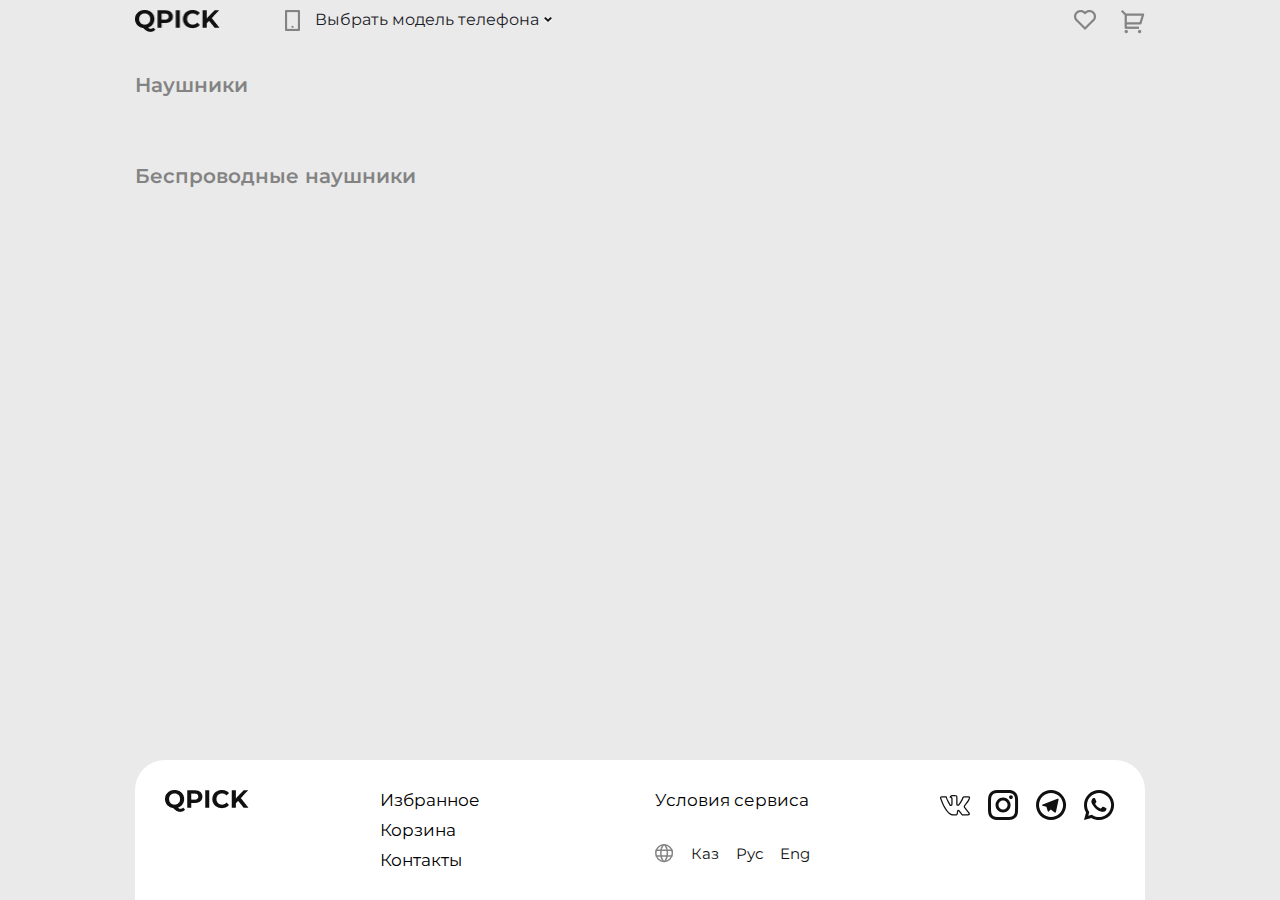
<file: favorites.html>
<!DOCTYPE html>
<html lang="en">
  <head>
    <meta charset="UTF-8" />
    <meta name="viewport" content="width=device-width, initial-scale=1.0" />
    <title>Избранное</title>
    <link rel="stylesheet" href="css/styles.css" />
  </head>
  <body class="favorites-page">
    <div class="container favorites-container">
      <header class="header header--favorites">
        <div class="header__flex">
          <div class="header__content">
            <a href="" class="header__logo">
              <img src="img/QPICK.png" alt="" class="header__logo-img" />
            </a>
            <div class="header__list">
              <a href="" class="header__list-item-phone">
                <img
                  src="img/phone.png"
                  alt=""
                  class="header__list-phone-img"
                />
              </a>
              <div class="header__list-wrapper">
                <div class="header__list-wrapper-header">
                  <p class="header__list-wrapper-desc">
                    Выбрать модель телефона
                  </p>

                  <button
                    href=""
                    class="header__list-wrapper-item-btn main-toggle-btn"
                  >
                    <img class="arrow-main" src="img/mark.png" alt="" />
                  </button>
                </div>

                <div class="header__phone-list">
                  <ul class="header__phone-list-brands">
                    <li class="header__phone-list-brand">
                      <div class="header__phone-list-brand-header">
                        <a class="header__phone-list-brand-title" href=""
                          >Apple</a
                        >
                        <button
                          class="header__list-wrapper-item-btn brand-toggle-btn"
                        >
                          <img src="img/mark.png" alt="" />
                        </button>
                      </div>

                      <ul class="header__phone-list-models"></ul>
                    </li>
                  </ul>
                  <ul class="header__phone-list-brands">
                    <li class="header__phone-list-brand">
                      <div class="header__phone-list-brand-header">
                        <a class="header__phone-list-brand-title" href=""
                          >INOI</a
                        >
                        <button
                          class="header__list-wrapper-item-btn brand-toggle-btn"
                        >
                          <img src="img/mark.png" alt="" />
                        </button>
                      </div>

                      <ul class="header__phone-list-models"></ul>
                    </li>
                  </ul>
                  <ul class="header__phone-list-brands">
                    <li class="header__phone-list-brand">
                      <div class="header__phone-list-brand-header">
                        <a class="header__phone-list-brand-title" href=""
                          >Nokia</a
                        >
                        <button
                          class="header__list-wrapper-item-btn brand-toggle-btn"
                        >
                          <img src="img/mark.png" alt="" />
                        </button>
                      </div>

                      <ul class="header__phone-list-models"></ul>
                    </li>
                  </ul>
                  <ul class="header__phone-list-brands">
                    <!-- Один бренд -->
                    <li class="header__phone-list-brand">
                      <!-- Шапка бренда — нажимаешь сюда -->
                      <div class="header__phone-list-brand-header">
                        <a class="header__phone-list-brand-title" href=""
                          >Oppo</a
                        >
                        <button
                          href=""
                          class="header__list-wrapper-item-btn brand-toggle-btn"
                        >
                          <img src="img/mark.png" alt="" />
                        </button>
                      </div>
                      <ul class="header__phone-list-models"></ul>
                    </li>
                  </ul>
                  <ul class="header__phone-list-brands">
                    <!-- Один бренд -->
                    <li class="header__phone-list-brand">
                      <!-- Шапка бренда — нажимаешь сюда -->
                      <div class="header__phone-list-brand-header">
                        <a class="header__phone-list-brand-title" href=""
                          >Xiaomi</a
                        >
                        <button
                          href=""
                          class="header__list-wrapper-item-btn brand-toggle-btn"
                        >
                          <img src="img/mark.png" alt="" />
                        </button>
                      </div>
                      <ul class="header__phone-list-models"></ul>
                    </li>
                  </ul>
                  <ul class="header__phone-list-brands">
                    <!-- Один бренд -->
                    <li class="header__phone-list-brand">
                      <!-- Шапка бренда — нажимаешь сюда -->
                      <div class="header__phone-list-brand-header">
                        <a class="header__phone-list-brand-title" href=""
                          >Realme</a
                        >
                        <button
                          href=""
                          class="header__list-wrapper-item-btn brand-toggle-btn"
                        >
                          <img src="img/mark.png" alt="" />
                        </button>
                      </div>
                      <ul class="header__phone-list-models"></ul>
                    </li>
                  </ul>
                  <ul class="header__phone-list-brands">
                    <!-- Один бренд -->
                    <li class="header__phone-list-brand">
                      <!-- Шапка бренда — нажимаешь сюда -->
                      <div class="header__phone-list-brand-header">
                        <a class="header__phone-list-brand-title" href=""
                          >Samsung</a
                        >
                        <button
                          href=""
                          class="header__list-wrapper-item-btn brand-toggle-btn"
                        >
                          <img src="img/mark.png" alt="" />
                        </button>
                      </div>
                      <ul class="header__phone-list-models"></ul>
                    </li>
                  </ul>
                  <ul class="header__phone-list-brands">
                    <!-- Один бренд -->
                    <li class="header__phone-list-brand">
                      <!-- Шапка бренда — нажимаешь сюда -->
                      <div class="header__phone-list-brand-header">
                        <a class="header__phone-list-brand-title" href=""
                          >Sony</a
                        >
                        <button
                          href=""
                          class="header__list-wrapper-item-btn brand-toggle-btn"
                        >
                          <img src="img/mark.png" alt="" />
                        </button>
                      </div>
                      <ul class="header__phone-list-models"></ul>
                    </li>
                  </ul>
                  <ul class="header__phone-list-brands">
                    <!-- Один бренд -->
                    <li class="header__phone-list-brand">
                      <!-- Шапка бренда — нажимаешь сюда -->
                      <div class="header__phone-list-brand-header">
                        <a class="header__phone-list-brand-title" href=""
                          >Vivo</a
                        >
                        <button
                          href=""
                          class="header__list-wrapper-item-btn brand-toggle-btn"
                        >
                          <img src="img/mark.png" alt="" />
                        </button>
                      </div>
                      <ul class="header__phone-list-models"></ul>
                    </li>
                  </ul>
                </div>
              </div>
            </div>
          </div>
          <div class="header__btn">
            <a href="favorites.html" class="header__btn-heart">
              <img src="img/heart.png" alt="" class="header__btn-heart-img" />
            </a>
            <a href="cart.html" class="header__btn-heart">
              <img src="img/basket.png" alt="" class="header__btn-heart-img" />
            </a>
          </div>
        </div>
      </header>
      <main>
        <section class="headphones headphones--favorites">
          <h2 class="headphones__title">Наушники</h2>
          <div class="headphones__grid headphones__grid--favorites"></div>
        </section>
        <section class="wireless wireless--favorites">
          <h2 class="wireless__title">Беспроводные наушники</h2>
          <div class="wireless__grid wireless__grid--favorites"></div>
        </section>
      </main>
      <footer class="footer">
        <div class="footer__flex">
          <div class="footer__logo">
            <a href="" class="footer__logo-image">
              <img src="img/QPICK.png" alt="" class="footer__logo-img" />
            </a>
          </div>
          <div class="footer__info">
            <div class="footer__info-list">
              <a class="footer__link" href="favorites.html" target="_blank"
                >Избранное</a
              >
              <a class="footer__link" href="cart.html">Корзина</a>
              <a class="footer__link" href="">Контакты</a>
            </div>
            <div class="footer__info-terms">
              <a class="footer__terms-text" href="">Условия сервиса</a>
              <div class="footer__language">
                <button class="footer__language-btn" aria-label="Выбрать язык">
                  <svg
                    class="footer__language-icon"
                    width="19"
                    height="19"
                    viewBox="0 0 19 19"
                    fill="none"
                    xmlns="http://www.w3.org/2000/svg"
                  >
                    <path
                      d="M0.75 9.08333C0.75 13.6858 4.48083 17.4167 9.08333 17.4167C13.6858 17.4167 17.4167 13.6858 17.4167 9.08333C17.4167 4.48083 13.6858 0.75 9.08333 0.75C4.48083 0.75 0.75 4.48083 0.75 9.08333Z"
                      stroke="#838383"
                      stroke-width="1.5"
                      stroke-linecap="round"
                      stroke-linejoin="round"
                    />
                    <path
                      d="M9.9165 0.791626C9.9165 0.791626 12.4165 4.08329 12.4165 9.08329C12.4165 14.0833 9.9165 17.375 9.9165 17.375"
                      stroke="#838383"
                      stroke-width="1.5"
                      stroke-linecap="round"
                      stroke-linejoin="round"
                    />
                    <path
                      d="M8.25 17.375C8.25 17.375 5.75 14.0833 5.75 9.08329C5.75 4.08329 8.25 0.791626 8.25 0.791626"
                      stroke="#838383"
                      stroke-width="1.5"
                      stroke-linecap="round"
                      stroke-linejoin="round"
                    />
                    <path
                      d="M1.2749 12H16.8916"
                      stroke="#838383"
                      stroke-width="1.5"
                      stroke-linecap="round"
                      stroke-linejoin="round"
                    />
                    <path
                      d="M1.2749 6.16663H16.8916"
                      stroke="#838383"
                      stroke-width="1.5"
                      stroke-linecap="round"
                      stroke-linejoin="round"
                    />
                  </svg>
                </button>
                <p class="footer__language-item">Каз</p>
                <p class="footer__language-item">Рус</p>
                <p class="footer__language-item">Eng</p>
              </div>
            </div>
          </div>
          <div class="footer__social">
            <a
              class="footer__social-link"
              href="https://vk.com/"
              target="_blank"
            >
              <svg
                class="footer__social-icon"
                width="31"
                height="21"
                viewBox="0 0 31 21"
                fill="none"
                xmlns="http://www.w3.org/2000/svg"
              >
                <path
                  d="M0 2.83953C0 1.80142 0.575033 1.24166 1.7251 1.16024L6.15682 1.19077C6.45425 1.19077 6.65254 1.34343 6.75168 1.64876C7.20774 3.17538 7.71833 4.49337 8.28345 5.60272C8.84857 6.71207 9.58719 7.98935 10.4993 9.43456C10.5786 9.61775 10.7075 9.70935 10.886 9.70935C11.0248 9.70935 11.1338 9.63811 11.2131 9.49562L11.3024 9.15976L11.3321 3.87763C11.3321 3.51124 11.2478 3.26698 11.0793 3.14485C10.9108 3.02272 10.5985 2.93112 10.1424 2.87006C9.78547 2.80899 9.60702 2.58509 9.60702 2.19834C9.60702 2.11692 9.61693 2.05586 9.63676 2.01515C10.0532 0.692071 11.2429 0.0305325 13.2059 0.0305325L14.8715 0C15.625 0 16.2496 0.193373 16.7454 0.580118C17.2411 0.966864 17.4889 1.57751 17.4889 2.41207V9.34296C17.6277 9.44473 17.7566 9.49562 17.8756 9.49562C18.173 9.49562 18.4308 9.31243 18.6489 8.94604C20.8301 5.81136 22.0099 3.71479 22.1883 2.65633C22.1883 2.63598 22.2082 2.58509 22.2478 2.50367C22.3866 2.19834 22.6147 1.93373 22.9319 1.70982C23.2492 1.48592 23.5268 1.33325 23.7647 1.25183C23.844 1.21112 23.9333 1.19077 24.0324 1.19077H28.6426L28.94 1.2213C29.3366 1.2213 29.6439 1.41467 29.8621 1.80142C29.9414 1.92355 29.9959 2.05586 30.0256 2.19834C30.0554 2.34083 30.0752 2.48331 30.0851 2.6258C30.095 2.76828 30.1 2.8497 30.1 2.87006V3.08379C29.9612 3.91834 29.6092 4.80888 29.0441 5.75538C28.479 6.70189 27.7602 7.72473 26.8877 8.8239C26.0153 9.92308 25.47 10.6457 25.2519 10.9917C25.0734 11.236 24.9842 11.4599 24.9842 11.6634C24.9842 11.8263 25.0635 12.0095 25.2221 12.213L29.5646 17.831C29.8026 18.1567 29.9215 18.5129 29.9215 18.8996C29.9215 19.3678 29.7431 19.7546 29.3862 20.0599C29.0292 20.3652 28.6029 20.5382 28.1072 20.5789L27.6016 20.6095H23.0806C23.0608 20.6095 23.0211 20.6146 22.9617 20.6247C22.9022 20.6349 22.8625 20.64 22.8427 20.64C22.4065 20.64 22 20.4466 21.6232 20.0599C21.4844 19.897 20.5525 18.6961 18.8274 16.457C18.7282 16.3146 18.5894 16.1822 18.411 16.0601C18.3317 16.3858 18.2276 16.854 18.0987 17.4646C17.9698 18.0753 17.8756 18.5129 17.8161 18.7775L17.7269 19.2966C17.5286 20.009 17.1122 20.4364 16.4777 20.5789L16.0613 20.6095H13.1464C11.5007 20.6095 9.85983 19.836 8.22396 18.289C6.58809 16.742 5.11581 14.7421 3.80711 12.2893C2.49842 9.83657 1.27895 6.98177 0.148715 3.72497C0.0495718 3.46035 0 3.16521 0 2.83953ZM17.8756 10.7475C17.4592 10.7475 17.0824 10.6304 16.7454 10.3963C16.4083 10.1622 16.2397 9.84166 16.2397 9.43456V2.41207C16.2397 2.00497 16.1406 1.71491 15.9423 1.54189C15.744 1.36888 15.397 1.28237 14.9013 1.28237L13.2059 1.34343C12.3533 1.34343 11.7089 1.49609 11.2726 1.80142C12.1451 2.22888 12.5813 2.92095 12.5813 3.87763V9.25136C12.5417 9.76024 12.3434 10.1826 11.9865 10.5185C11.6295 10.8543 11.233 11.0222 10.7967 11.0222C10.2019 11.0222 9.74582 10.7271 9.42856 10.1368C7.88192 7.73491 6.73185 5.45515 5.97836 3.29751L5.71067 2.50367L1.75484 2.47314C1.49707 2.47314 1.35331 2.4884 1.32357 2.51893C1.29382 2.54947 1.27895 2.63598 1.27895 2.77846C1.27895 2.96166 1.29878 3.15503 1.33844 3.35858L1.96304 5.0684C3.62866 9.48544 5.43803 12.9662 7.39116 15.5105C9.34429 18.0549 11.2627 19.3271 13.1464 19.3271H16.1208C16.2397 19.3271 16.329 19.2915 16.3884 19.2202C16.4479 19.149 16.4975 19.0116 16.5372 18.808L16.5966 18.5027L17.1618 15.8159C17.3204 15.4495 17.4592 15.2052 17.5782 15.0831C17.7963 14.8592 18.0541 14.7472 18.3515 14.7472C18.8274 14.7472 19.3132 15.0424 19.8089 15.6327L22.3371 18.9302C22.4957 19.1948 22.6642 19.3271 22.8427 19.3271H27.7503C28.3452 19.3271 28.6426 19.1744 28.6426 18.8691C28.6426 18.7673 28.6128 18.6656 28.5534 18.5638L24.2406 13.0374C23.9035 12.6099 23.735 12.152 23.735 11.6634C23.735 11.1749 23.8936 10.7067 24.2109 10.2589C24.4686 9.85183 24.9693 9.17503 25.7129 8.22852C26.4565 7.28201 27.1059 6.39657 27.6611 5.57219C28.2163 4.74781 28.5831 3.99976 28.7616 3.32805L28.8508 2.93112C28.831 2.89041 28.821 2.82426 28.821 2.73266C28.821 2.64106 28.8111 2.56473 28.7913 2.50367H24.1216C23.8242 2.6258 23.5863 2.80899 23.4078 3.05325L23.2293 3.63337C22.7336 5.03787 21.4348 7.20568 19.333 10.1368C18.9166 10.5439 18.4308 10.7475 17.8756 10.7475Z"
                  fill="#101010"
                /></svg
            ></a>
            <a
              class="footer__social-link"
              href="https://www.instagram.com/"
              target="_blank"
            >
              <svg
                class="footer__social-icon"
                width="31"
                height="31"
                viewBox="0 0 31 31"
                fill="none"
                xmlns="http://www.w3.org/2000/svg"
              >
                <path
                  d="M15.05 10.535C13.8525 10.535 12.7041 11.0107 11.8574 11.8574C11.0107 12.7041 10.535 13.8525 10.535 15.05C10.535 16.2475 11.0107 17.3959 11.8574 18.2426C12.7041 19.0893 13.8525 19.565 15.05 19.565C16.2475 19.565 17.3959 19.0893 18.2426 18.2426C19.0893 17.3959 19.565 16.2475 19.565 15.05C19.565 13.8525 19.0893 12.7041 18.2426 11.8574C17.3959 11.0107 16.2475 10.535 15.05 10.535ZM15.05 7.525C17.0458 7.525 18.9598 8.31781 20.371 9.72902C21.7822 11.1402 22.575 13.0542 22.575 15.05C22.575 17.0458 21.7822 18.9598 20.371 20.371C18.9598 21.7822 17.0458 22.575 15.05 22.575C13.0542 22.575 11.1402 21.7822 9.72902 20.371C8.31781 18.9598 7.525 17.0458 7.525 15.05C7.525 13.0542 8.31781 11.1402 9.72902 9.72902C11.1402 8.31781 13.0542 7.525 15.05 7.525ZM24.8325 7.14875C24.8325 7.64769 24.6343 8.12619 24.2815 8.47899C23.9287 8.8318 23.4502 9.03 22.9513 9.03C22.4523 9.03 21.9738 8.8318 21.621 8.47899C21.2682 8.12619 21.07 7.64769 21.07 7.14875C21.07 6.64981 21.2682 6.17131 21.621 5.81851C21.9738 5.4657 22.4523 5.2675 22.9513 5.2675C23.4502 5.2675 23.9287 5.4657 24.2815 5.81851C24.6343 6.17131 24.8325 6.64981 24.8325 7.14875ZM15.05 3.01C11.3266 3.01 10.7186 3.02054 8.98635 3.09729C7.80644 3.15298 7.0148 3.311 6.28036 3.59695C5.62719 3.84979 5.15613 4.1523 4.65496 4.65496C4.18391 5.11008 3.82173 5.6657 3.59544 6.28036C3.30949 7.01781 3.15147 7.80794 3.09729 8.98635C3.01903 10.6479 3.01 11.2288 3.01 15.05C3.01 18.7734 3.02054 19.3814 3.09729 21.1136C3.15298 22.2921 3.311 23.0852 3.59544 23.8181C3.85129 24.4728 4.1523 24.9439 4.65196 25.4435C5.15914 25.9492 5.63021 26.2517 6.27736 26.5015C7.02082 26.789 7.81246 26.9485 8.98635 27.0027C10.6479 27.081 11.2288 27.09 15.05 27.09C18.7734 27.09 19.3814 27.0795 21.1136 27.0027C22.2906 26.947 23.0837 26.789 23.8181 26.5046C24.4698 26.2502 24.9439 25.9477 25.4435 25.448C25.9507 24.9409 26.2532 24.4698 26.5031 23.8226C26.789 23.0807 26.9485 22.2875 27.0027 21.1136C27.081 19.4521 27.09 18.8712 27.09 15.05C27.09 11.3266 27.0795 10.7186 27.0027 8.98635C26.947 7.80945 26.789 7.0148 26.5031 6.28036C26.2762 5.66633 25.9147 5.11092 25.445 4.65496C24.9901 4.18367 24.4344 3.82145 23.8196 3.59544C23.0822 3.30949 22.2906 3.15147 21.1136 3.09729C19.4521 3.01903 18.8712 3.01 15.05 3.01ZM15.05 0C19.1391 0 19.6493 0.0150499 21.2536 0.0902999C22.8564 0.16555 23.9476 0.416885 24.9077 0.790125C25.901 1.1724 26.7378 1.69011 27.5746 2.52539C28.3399 3.27773 28.9321 4.1878 29.3099 5.19225C29.6816 6.15093 29.9345 7.24356 30.0097 8.84639C30.0804 10.4507 30.1 10.9609 30.1 15.05C30.1 19.1391 30.085 19.6493 30.0097 21.2536C29.9345 22.8564 29.6816 23.9476 29.3099 24.9077C28.9331 25.9128 28.3408 26.823 27.5746 27.5746C26.8221 28.3396 25.9121 28.9317 24.9077 29.3099C23.9491 29.6816 22.8564 29.9345 21.2536 30.0097C19.6493 30.0804 19.1391 30.1 15.05 30.1C10.9609 30.1 10.4507 30.085 8.84639 30.0097C7.24356 29.9345 6.15244 29.6816 5.19225 29.3099C4.1874 28.9328 3.27718 28.3406 2.52539 27.5746C1.75996 26.8224 1.16778 25.9123 0.790125 24.9077C0.416885 23.9491 0.16555 22.8564 0.0902999 21.2536C0.0195649 19.6493 0 19.1391 0 15.05C0 10.9609 0.0150499 10.4507 0.0902999 8.84639C0.16555 7.24206 0.416885 6.15244 0.790125 5.19225C1.16673 4.18718 1.75905 3.27687 2.52539 2.52539C3.27739 1.75969 4.18755 1.16747 5.19225 0.790125C6.15244 0.416885 7.24206 0.16555 8.84639 0.0902999C10.4507 0.0195649 10.9609 0 15.05 0Z"
                  fill="#101010"
                /></svg
            ></a>
            <a
              class="footer__social-link"
              href="https://web.telegram.org/a/"
              target="_blank"
            >
              <svg
                class="footer__social-icon"
                width="31"
                height="31"
                viewBox="0 0 31 31"
                fill="none"
                xmlns="http://www.w3.org/2000/svg"
              >
                <path
                  d="M15.05 27.09C18.2432 27.09 21.3056 25.8215 23.5636 23.5636C25.8215 21.3056 27.09 18.2432 27.09 15.05C27.09 11.8568 25.8215 8.79437 23.5636 6.53643C21.3056 4.2785 18.2432 3.01 15.05 3.01C11.8568 3.01 8.79437 4.2785 6.53643 6.53643C4.2785 8.79437 3.01 11.8568 3.01 15.05C3.01 18.2432 4.2785 21.3056 6.53643 23.5636C8.79437 25.8215 11.8568 27.09 15.05 27.09ZM15.05 30.1C6.73789 30.1 0 23.3621 0 15.05C0 6.73789 6.73789 0 15.05 0C23.3621 0 30.1 6.73789 30.1 15.05C30.1 23.3621 23.3621 30.1 15.05 30.1ZM10.3695 16.8109L6.60996 15.6385C5.79726 15.3901 5.79275 14.8303 6.79207 14.4284L21.4402 8.76964C22.2906 8.42348 22.7722 8.86144 22.4967 9.95858L20.003 21.7277C19.8284 22.566 19.3242 22.7661 18.6244 22.3794L14.7851 19.5379L12.9957 21.2656C12.8121 21.4432 12.6631 21.5952 12.3801 21.6329C12.0987 21.672 11.8669 21.5877 11.6969 21.1212L10.3875 16.8003L10.3695 16.8124V16.8109Z"
                  fill="#101010"
                /></svg
            ></a>
            <a
              class="footer__social-link"
              href="https://web.whatsapp.com/"
              target="_blank"
            >
              <svg
                class="footer__social-icon"
                width="31"
                height="31"
                viewBox="0 0 31 31"
                fill="none"
                xmlns="http://www.w3.org/2000/svg"
              >
                <path
                  d="M7.90578 24.8235L8.9954 25.4601C10.8329 26.5317 12.9228 27.0943 15.05 27.09C17.4313 27.09 19.7591 26.3838 21.7391 25.0609C23.719 23.7379 25.2622 21.8575 26.1735 19.6575C27.0848 17.4575 27.3232 15.0366 26.8587 12.7011C26.3941 10.3656 25.2474 8.22025 23.5636 6.53643C21.8797 4.85261 19.7344 3.70591 17.3989 3.24134C15.0634 2.77678 12.6425 3.01521 10.4425 3.92649C8.24248 4.83777 6.36209 6.38096 5.03912 8.36093C3.71615 10.3409 3.01002 12.6687 3.01002 15.05C3.01002 17.2112 3.5774 19.2836 4.64144 21.1061L5.27655 22.1957L4.29378 25.8092L7.90578 24.8235ZM0.00604013 30.1L2.0408 22.6231C0.700052 20.3248 -0.0043504 17.7108 2.02155e-05 15.05C2.02155e-05 6.73788 6.7379 0 15.05 0C23.3621 0 30.1 6.73788 30.1 15.05C30.1 23.3621 23.3621 30.1 15.05 30.1C12.3903 30.1043 9.77748 29.4004 7.47987 28.0607L0.00604013 30.1ZM9.61847 7.98853C9.82014 7.97348 10.0233 7.97348 10.225 7.98251C10.3063 7.98853 10.3875 7.99757 10.4688 8.0066C10.7081 8.03368 10.9715 8.17967 11.0603 8.38134C11.5087 9.39872 11.9452 10.4236 12.3666 11.4515C12.4599 11.6803 12.4042 11.9738 12.2266 12.2597C12.1045 12.4531 11.9724 12.64 11.8308 12.8196C11.6608 13.0378 11.295 13.4381 11.295 13.4381C11.295 13.4381 11.146 13.6157 11.2032 13.837C11.2243 13.9212 11.2935 14.0431 11.3567 14.1455L11.4455 14.2885C11.8308 14.9311 12.3485 15.5828 12.9806 16.1968C13.1612 16.3714 13.3373 16.5505 13.527 16.7175C14.2313 17.3391 15.0289 17.8463 15.8898 18.2225L15.8973 18.2255C16.0252 18.2812 16.09 18.3113 16.2766 18.3911C16.3699 18.4302 16.4662 18.4648 16.564 18.4904C16.6651 18.5162 16.7716 18.5113 16.8699 18.4765C16.9683 18.4417 17.054 18.3784 17.1164 18.2948C18.206 16.9749 18.3053 16.8891 18.3144 16.8891V16.8921C18.3901 16.8215 18.48 16.7679 18.5781 16.735C18.6762 16.702 18.7803 16.6904 18.8832 16.701C18.9735 16.707 19.0653 16.7235 19.1496 16.7612C19.9488 17.1269 21.2566 17.6973 21.2566 17.6973L22.1325 18.0901C22.28 18.1608 22.414 18.3279 22.4185 18.4889C22.4245 18.5897 22.4335 18.7523 22.3989 19.0503C22.3508 19.4401 22.2334 19.9081 22.116 20.1534C22.0356 20.3209 21.9289 20.4743 21.7999 20.608C21.6481 20.7674 21.4818 20.9125 21.3033 21.0414C21.2415 21.0878 21.1788 21.133 21.1152 21.1768C20.928 21.2956 20.7356 21.4061 20.5387 21.5079C20.1513 21.7138 19.7233 21.8319 19.2851 21.8541C19.0067 21.8691 18.7282 21.8902 18.4483 21.8752C18.4363 21.8752 17.5935 21.7442 17.5935 21.7442C15.4537 21.1814 13.4749 20.1271 11.8143 18.665C11.4741 18.3655 11.1596 18.0434 10.8375 17.7229C9.49807 16.3909 8.48671 14.9537 7.87267 13.5962C7.55838 12.9299 7.38861 12.2046 7.37452 11.4681C7.36831 10.5543 7.66701 9.6646 8.22334 8.93969C8.3332 8.79822 8.43704 8.65073 8.61614 8.48067C8.80727 8.30007 8.92767 8.20375 9.05861 8.13753C9.2327 8.05029 9.42261 7.9991 9.61696 7.98703L9.61847 7.98853Z"
                  fill="#101010"
                /></svg
            ></a>
          </div>
        </div>
      </footer>
    </div>
    <script type="module" src="index.js"></script>
  </body>
</html>
</file>
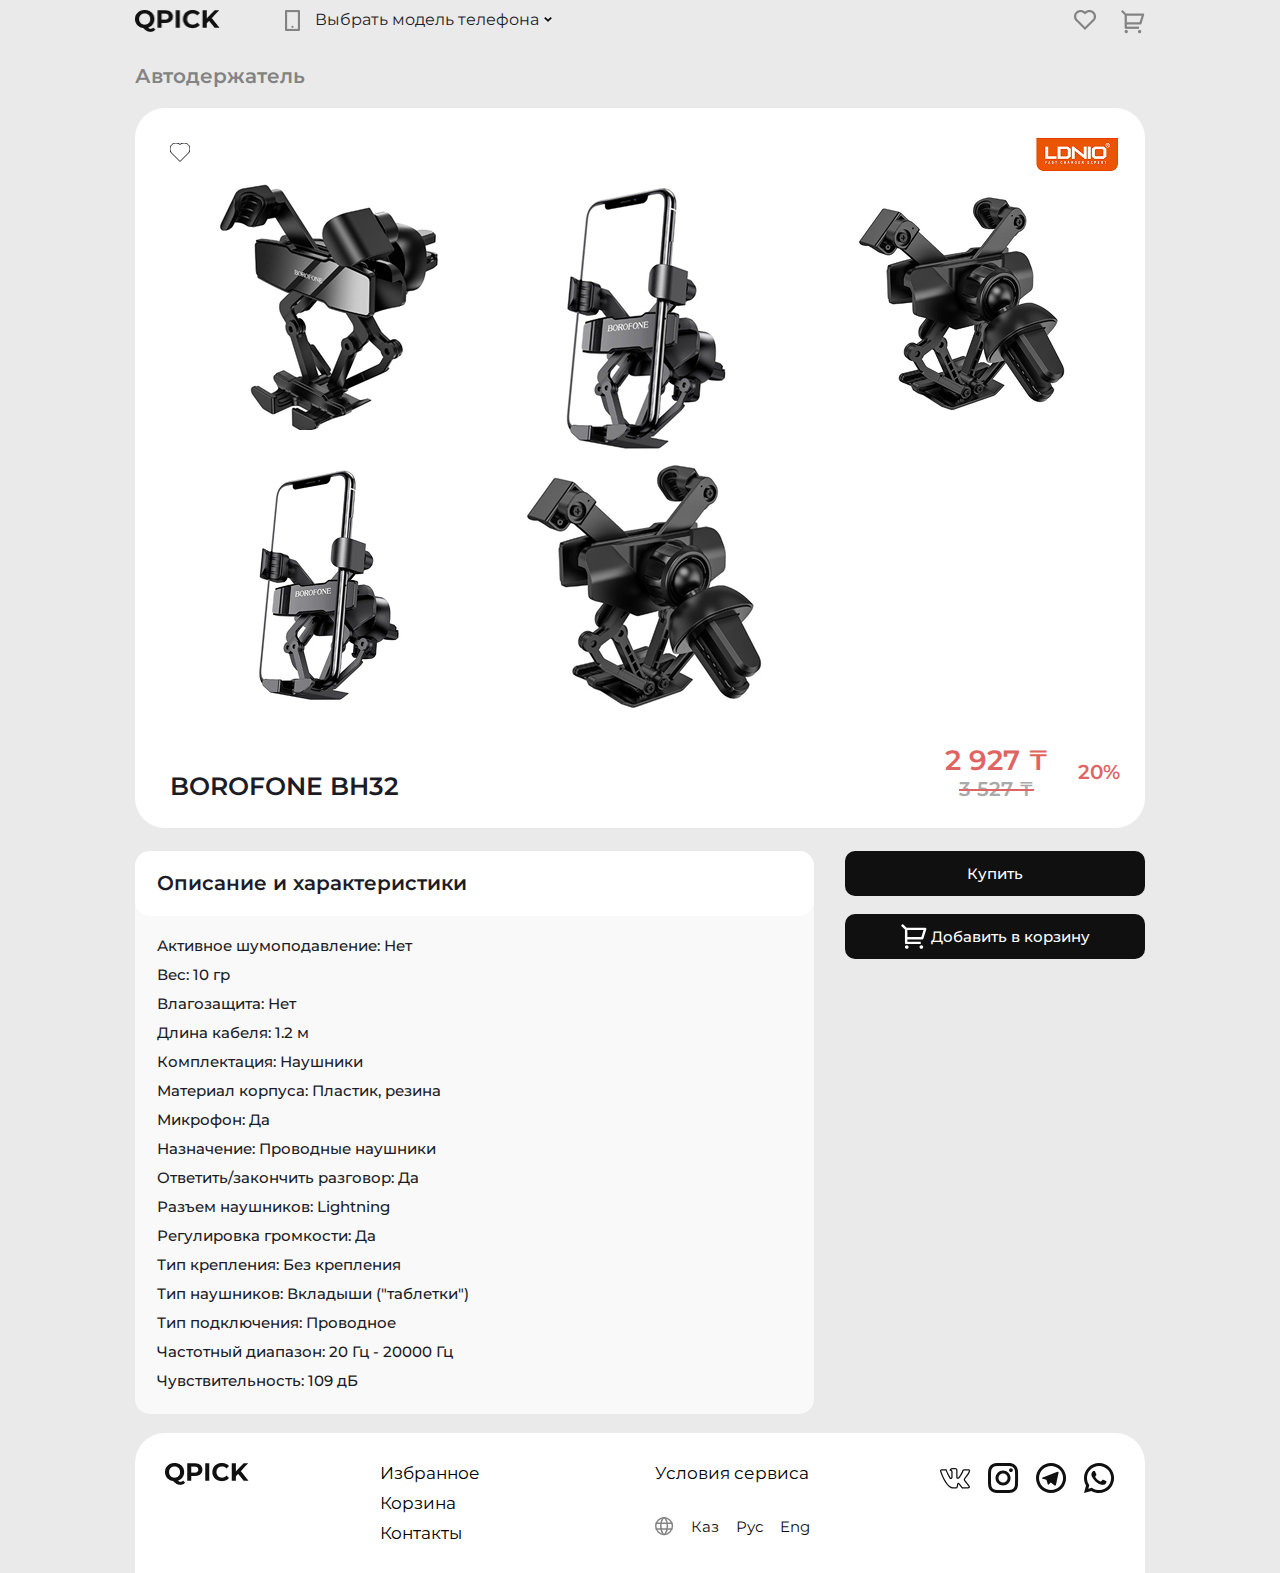
<file: product.html>
<!DOCTYPE html>
<html lang="en">
  <head>
    <meta charset="UTF-8" />
    <meta name="viewport" content="width=device-width, initial-scale=1.0" />
    <title>Карточка товара</title>
    <link rel="stylesheet" href="css/styles.css" />
  </head>
  <body>
    <div class="container">
      <header class="header header--product">
        <div class="header__flex">
          <div class="header__content">
            <a href="" class="header__logo">
              <img src="img/QPICK.png" alt="" class="header__logo-img" />
            </a>
            <div class="header__list">
              <a href="" class="header__list-item-phone">
                <img
                  src="img/phone.png"
                  alt=""
                  class="header__list-phone-img"
                />
              </a>
              <div class="header__list-wrapper">
                <div class="header__list-wrapper-header">
                  <p class="header__list-wrapper-desc">
                    Выбрать модель телефона
                  </p>

                  <button
                    href=""
                    class="header__list-wrapper-item-btn main-toggle-btn"
                  >
                    <img class="arrow-main" src="img/mark.png" alt="" />
                  </button>
                </div>

                <div class="header__phone-list">
                  <ul class="header__phone-list-brands">
                    <li class="header__phone-list-brand">
                      <div class="header__phone-list-brand-header">
                        <a class="header__phone-list-brand-title" href=""
                          >Apple</a
                        >
                        <button
                          class="header__list-wrapper-item-btn brand-toggle-btn"
                        >
                          <img src="img/mark.png" alt="" />
                        </button>
                      </div>

                      <ul class="header__phone-list-models"></ul>
                    </li>
                  </ul>
                  <ul class="header__phone-list-brands">
                    <li class="header__phone-list-brand">
                      <div class="header__phone-list-brand-header">
                        <a class="header__phone-list-brand-title" href=""
                          >INOI</a
                        >
                        <button
                          class="header__list-wrapper-item-btn brand-toggle-btn"
                        >
                          <img src="img/mark.png" alt="" />
                        </button>
                      </div>

                      <ul class="header__phone-list-models"></ul>
                    </li>
                  </ul>
                  <ul class="header__phone-list-brands">
                    <li class="header__phone-list-brand">
                      <div class="header__phone-list-brand-header">
                        <a class="header__phone-list-brand-title" href=""
                          >Nokia</a
                        >
                        <button
                          class="header__list-wrapper-item-btn brand-toggle-btn"
                        >
                          <img src="img/mark.png" alt="" />
                        </button>
                      </div>

                      <ul class="header__phone-list-models"></ul>
                    </li>
                  </ul>
                  <ul class="header__phone-list-brands">
                    <!-- Один бренд -->
                    <li class="header__phone-list-brand">
                      <!-- Шапка бренда — нажимаешь сюда -->
                      <div class="header__phone-list-brand-header">
                        <a class="header__phone-list-brand-title" href=""
                          >Oppo</a
                        >
                        <button
                          href=""
                          class="header__list-wrapper-item-btn brand-toggle-btn"
                        >
                          <img src="img/mark.png" alt="" />
                        </button>
                      </div>
                      <ul class="header__phone-list-models"></ul>
                    </li>
                  </ul>
                  <ul class="header__phone-list-brands">
                    <!-- Один бренд -->
                    <li class="header__phone-list-brand">
                      <!-- Шапка бренда — нажимаешь сюда -->
                      <div class="header__phone-list-brand-header">
                        <a class="header__phone-list-brand-title" href=""
                          >Xiaomi</a
                        >
                        <button
                          href=""
                          class="header__list-wrapper-item-btn brand-toggle-btn"
                        >
                          <img src="img/mark.png" alt="" />
                        </button>
                      </div>
                      <ul class="header__phone-list-models"></ul>
                    </li>
                  </ul>
                  <ul class="header__phone-list-brands">
                    <!-- Один бренд -->
                    <li class="header__phone-list-brand">
                      <!-- Шапка бренда — нажимаешь сюда -->
                      <div class="header__phone-list-brand-header">
                        <a class="header__phone-list-brand-title" href=""
                          >Realme</a
                        >
                        <button
                          href=""
                          class="header__list-wrapper-item-btn brand-toggle-btn"
                        >
                          <img src="img/mark.png" alt="" />
                        </button>
                      </div>
                      <ul class="header__phone-list-models"></ul>
                    </li>
                  </ul>
                  <ul class="header__phone-list-brands">
                    <!-- Один бренд -->
                    <li class="header__phone-list-brand">
                      <!-- Шапка бренда — нажимаешь сюда -->
                      <div class="header__phone-list-brand-header">
                        <a class="header__phone-list-brand-title" href=""
                          >Samsung</a
                        >
                        <button
                          href=""
                          class="header__list-wrapper-item-btn brand-toggle-btn"
                        >
                          <img src="img/mark.png" alt="" />
                        </button>
                      </div>
                      <ul class="header__phone-list-models"></ul>
                    </li>
                  </ul>
                  <ul class="header__phone-list-brands">
                    <!-- Один бренд -->
                    <li class="header__phone-list-brand">
                      <!-- Шапка бренда — нажимаешь сюда -->
                      <div class="header__phone-list-brand-header">
                        <a class="header__phone-list-brand-title" href=""
                          >Sony</a
                        >
                        <button
                          href=""
                          class="header__list-wrapper-item-btn brand-toggle-btn"
                        >
                          <img src="img/mark.png" alt="" />
                        </button>
                      </div>
                      <ul class="header__phone-list-models"></ul>
                    </li>
                  </ul>
                  <ul class="header__phone-list-brands">
                    <!-- Один бренд -->
                    <li class="header__phone-list-brand">
                      <!-- Шапка бренда — нажимаешь сюда -->
                      <div class="header__phone-list-brand-header">
                        <a class="header__phone-list-brand-title" href=""
                          >Vivo</a
                        >
                        <button
                          href=""
                          class="header__list-wrapper-item-btn brand-toggle-btn"
                        >
                          <img src="img/mark.png" alt="" />
                        </button>
                      </div>
                      <ul class="header__phone-list-models"></ul>
                    </li>
                  </ul>
                </div>
              </div>
            </div>
          </div>
          <div class="header__btn">
            <a href="favorites.html" class="header__btn-heart">
              <img src="img/heart.png" alt="" class="header__btn-heart-img" />
            </a>
            <a href="cart.html" class="header__btn-heart">
              <img src="img/basket.png" alt="" class="header__btn-heart-img" />
            </a>
          </div>
        </div>
      </header>
      <main>
        <section class="product-description">
          <h2 class="product-description__title">Автодержатель</h2>
          <article class="product-description__card">
            <div class="product-description__elements">
              <button
                class="product-description__card-heart"
                aria-label="Добавить в избранное"
              >
                <svg
                  class="product-description__icon"
                  width="20"
                  height="19"
                  viewBox="0 0 20 19"
                  xmlns="http://www.w3.org/2000/svg"
                >
                  <path
                    d="M10.001 1.52898C12.35 -0.58002 15.98 -0.51002 18.243 1.75698C20.505 4.02498 20.583 7.63698 18.479 9.99298L9.999 18.485L1.52101 9.99298C-0.582994 7.63698 -0.503994 4.01898 1.75701 1.75698C4.02201 -0.50702 7.64501 -0.58302 10.001 1.52898Z"
                  />
                </svg>
              </button>
              <img
                class="product-description__logo"
                src="img/LDNIO.png"
                alt="LDNIO"
              />
            </div>
            <div class="product-description__grid">
              <img
                src="img/Carholder-1.png"
                alt="Carholder image 1"
                class="product-description__image"
              />
              <img
                src="img/Carholder-2.png"
                alt="Carholder image 2"
                class="product-description__image"
              />
              <img
                src="img/Carholder-3.png"
                alt="Carholder image 3"
                class="product-description__image"
              />
              <img
                src="img/Carholder-4.png"
                alt="Carholder image 4"
                class="product-description__image"
              />
              <img
                src="img/Carholder-5.png"
                alt="Carholder image 5"
                class="product-description__image"
              />
            </div>
            <div class="product-description__content">
              <h2 class="product-description__name">BOROFONE BH32</h2>
              <div class="product-description__prices">
                <div class="product-description__price">
                  <span class="product-description__price-now">2 927 ₸</span>
                  <span class="product-description__price-old">3 527 ₸</span>
                </div>
                <div class="product-description__price-sale">
                  <span class="product-description__sale-percentage">20%</span>
                </div>
              </div>
            </div>
          </article>
        </section>
        <section class="product-description-details">
          <div class="product-description-details__flex">
            <div class="product-description-details__content">
              <div class="product-description-details__title-block">
                <h3 class="product-description-details__title">
                  Описание и характеристики
                </h3>
              </div>
              <div class="product-description-details__list-block">
                <ul class="product-description-details__list">
                  <li class="product-description-details__list-item">
                    Активное шумоподавление: Нет
                  </li>
                  <li class="product-description-details__list-item">
                    Вес: 10 гр
                  </li>
                  <li class="product-description-details__list-item">
                    Влагозащита: Нет
                  </li>
                  <li class="product-description-details__list-item">
                    Длина кабеля: 1.2 м
                  </li>
                  <li class="product-description-details__list-item">
                    Комплектация: Наушники
                  </li>
                  <li class="product-description-details__list-item">
                    Материал корпуса: Пластик, резина
                  </li>
                  <li class="product-description-details__list-item">
                    Микрофон: Да
                  </li>
                  <li class="product-description-details__list-item">
                    Назначение: Проводные наушники
                  </li>
                  <li class="product-description-details__list-item">
                    Ответить/закончить разговор: Да
                  </li>
                  <li class="product-description-details__list-item">
                    Разъем наушников: Lightning
                  </li>
                  <li class="product-description-details__list-item">
                    Регулировка громкости: Да
                  </li>
                  <li class="product-description-details__list-item">
                    Тип крепления: Без крепления
                  </li>
                  <li class="product-description-details__list-item">
                    Тип наушников: Вкладыши ("таблетки")
                  </li>
                  <li class="product-description-details__list-item">
                    Тип подключения: Проводное
                  </li>
                  <li class="product-description-details__list-item">
                    Частотный диапазон: 20 Гц - 20000 Гц
                  </li>
                  <li class="product-description-details__list-item">
                    Чувствительность: 109 дБ
                  </li>
                </ul>
              </div>
            </div>
            <div class="product-description-details__btns">
              <button class="product-description-details__btn">Купить</button>

              <button class="product-description-details__btn">
                <svg
                  class="product-description-details__btn-icon"
                  width="26"
                  height="25"
                  viewBox="0 0 26 25"
                  fill="none"
                  xmlns="http://www.w3.org/2000/svg"
                >
                  <path
                    d="M3.94143 5.42582L0 1.6486L1.71974 0L5.65996 3.77839H24.1845C24.374 3.77837 24.5608 3.82081 24.7301 3.90231C24.8994 3.98381 25.0464 4.10212 25.1596 4.2478C25.2727 4.39347 25.3487 4.56247 25.3816 4.74132C25.4144 4.92016 25.4032 5.1039 25.3489 5.27786L22.432 14.5986C22.357 14.8387 22.2031 15.0492 21.9934 15.1988C21.7836 15.3485 21.5291 15.4293 21.2677 15.4293H6.37216V17.7595H19.7412V20.0896H5.15679C4.83446 20.0896 4.52533 19.9669 4.2974 19.7484C4.06948 19.5299 3.94143 19.2336 3.94143 18.9246V5.42582ZM6.37216 6.10857V13.0991H20.3634L22.5511 6.10857H6.37216ZM5.76448 24.75C5.28097 24.75 4.81727 24.5659 4.47539 24.2381C4.1335 23.9104 3.94143 23.4659 3.94143 23.0024C3.94143 22.5389 4.1335 22.0943 4.47539 21.7666C4.81727 21.4389 5.28097 21.2547 5.76448 21.2547C6.24798 21.2547 6.71168 21.4389 7.05357 21.7666C7.39545 22.0943 7.58752 22.5389 7.58752 23.0024C7.58752 23.4659 7.39545 23.9104 7.05357 24.2381C6.71168 24.5659 6.24798 24.75 5.76448 24.75ZM20.3489 24.75C19.8654 24.75 19.4017 24.5659 19.0598 24.2381C18.7179 23.9104 18.5258 23.4659 18.5258 23.0024C18.5258 22.5389 18.7179 22.0943 19.0598 21.7666C19.4017 21.4389 19.8654 21.2547 20.3489 21.2547C20.8324 21.2547 21.2961 21.4389 21.6379 21.7666C21.9798 22.0943 22.1719 22.5389 22.1719 23.0024C22.1719 23.4659 21.9798 23.9104 21.6379 24.2381C21.2961 24.5659 20.8324 24.75 20.3489 24.75Z"
                    fill="white"
                  />
                </svg>
                Добавить в корзину
              </button>
            </div>
          </div>
        </section>
      </main>
      <footer class="footer">
        <div class="footer__flex">
          <div class="footer__logo">
            <a href="" class="footer__logo-image">
              <img src="img/QPICK.png" alt="" class="footer__logo-img" />
            </a>
          </div>
          <div class="footer__info">
            <div class="footer__info-list">
              <a class="footer__link" href="favorites.html">Избранное</a>
              <a class="footer__link" href="cart.html">Корзина</a>
              <a class="footer__link" href="">Контакты</a>
            </div>
            <div class="footer__info-terms">
              <a class="footer__terms-text" href="">Условия сервиса</a>
              <div class="footer__language">
                <button class="footer__language-btn" aria-label="Выбрать язык">
                  <svg
                    class="footer__language-icon"
                    width="19"
                    height="19"
                    viewBox="0 0 19 19"
                    fill="none"
                    xmlns="http://www.w3.org/2000/svg"
                  >
                    <path
                      d="M0.75 9.08333C0.75 13.6858 4.48083 17.4167 9.08333 17.4167C13.6858 17.4167 17.4167 13.6858 17.4167 9.08333C17.4167 4.48083 13.6858 0.75 9.08333 0.75C4.48083 0.75 0.75 4.48083 0.75 9.08333Z"
                      stroke="#838383"
                      stroke-width="1.5"
                      stroke-linecap="round"
                      stroke-linejoin="round"
                    />
                    <path
                      d="M9.9165 0.791626C9.9165 0.791626 12.4165 4.08329 12.4165 9.08329C12.4165 14.0833 9.9165 17.375 9.9165 17.375"
                      stroke="#838383"
                      stroke-width="1.5"
                      stroke-linecap="round"
                      stroke-linejoin="round"
                    />
                    <path
                      d="M8.25 17.375C8.25 17.375 5.75 14.0833 5.75 9.08329C5.75 4.08329 8.25 0.791626 8.25 0.791626"
                      stroke="#838383"
                      stroke-width="1.5"
                      stroke-linecap="round"
                      stroke-linejoin="round"
                    />
                    <path
                      d="M1.2749 12H16.8916"
                      stroke="#838383"
                      stroke-width="1.5"
                      stroke-linecap="round"
                      stroke-linejoin="round"
                    />
                    <path
                      d="M1.2749 6.16663H16.8916"
                      stroke="#838383"
                      stroke-width="1.5"
                      stroke-linecap="round"
                      stroke-linejoin="round"
                    />
                  </svg>
                </button>
                <p class="footer__language-item">Каз</p>
                <p class="footer__language-item">Рус</p>
                <p class="footer__language-item">Eng</p>
              </div>
            </div>
          </div>
          <div class="footer__social">
            <a
              class="footer__social-link"
              href="https://vk.com/"
              target="_blank"
            >
              <svg
                class="footer__social-icon"
                width="31"
                height="21"
                viewBox="0 0 31 21"
                fill="none"
                xmlns="http://www.w3.org/2000/svg"
              >
                <path
                  d="M0 2.83953C0 1.80142 0.575033 1.24166 1.7251 1.16024L6.15682 1.19077C6.45425 1.19077 6.65254 1.34343 6.75168 1.64876C7.20774 3.17538 7.71833 4.49337 8.28345 5.60272C8.84857 6.71207 9.58719 7.98935 10.4993 9.43456C10.5786 9.61775 10.7075 9.70935 10.886 9.70935C11.0248 9.70935 11.1338 9.63811 11.2131 9.49562L11.3024 9.15976L11.3321 3.87763C11.3321 3.51124 11.2478 3.26698 11.0793 3.14485C10.9108 3.02272 10.5985 2.93112 10.1424 2.87006C9.78547 2.80899 9.60702 2.58509 9.60702 2.19834C9.60702 2.11692 9.61693 2.05586 9.63676 2.01515C10.0532 0.692071 11.2429 0.0305325 13.2059 0.0305325L14.8715 0C15.625 0 16.2496 0.193373 16.7454 0.580118C17.2411 0.966864 17.4889 1.57751 17.4889 2.41207V9.34296C17.6277 9.44473 17.7566 9.49562 17.8756 9.49562C18.173 9.49562 18.4308 9.31243 18.6489 8.94604C20.8301 5.81136 22.0099 3.71479 22.1883 2.65633C22.1883 2.63598 22.2082 2.58509 22.2478 2.50367C22.3866 2.19834 22.6147 1.93373 22.9319 1.70982C23.2492 1.48592 23.5268 1.33325 23.7647 1.25183C23.844 1.21112 23.9333 1.19077 24.0324 1.19077H28.6426L28.94 1.2213C29.3366 1.2213 29.6439 1.41467 29.8621 1.80142C29.9414 1.92355 29.9959 2.05586 30.0256 2.19834C30.0554 2.34083 30.0752 2.48331 30.0851 2.6258C30.095 2.76828 30.1 2.8497 30.1 2.87006V3.08379C29.9612 3.91834 29.6092 4.80888 29.0441 5.75538C28.479 6.70189 27.7602 7.72473 26.8877 8.8239C26.0153 9.92308 25.47 10.6457 25.2519 10.9917C25.0734 11.236 24.9842 11.4599 24.9842 11.6634C24.9842 11.8263 25.0635 12.0095 25.2221 12.213L29.5646 17.831C29.8026 18.1567 29.9215 18.5129 29.9215 18.8996C29.9215 19.3678 29.7431 19.7546 29.3862 20.0599C29.0292 20.3652 28.6029 20.5382 28.1072 20.5789L27.6016 20.6095H23.0806C23.0608 20.6095 23.0211 20.6146 22.9617 20.6247C22.9022 20.6349 22.8625 20.64 22.8427 20.64C22.4065 20.64 22 20.4466 21.6232 20.0599C21.4844 19.897 20.5525 18.6961 18.8274 16.457C18.7282 16.3146 18.5894 16.1822 18.411 16.0601C18.3317 16.3858 18.2276 16.854 18.0987 17.4646C17.9698 18.0753 17.8756 18.5129 17.8161 18.7775L17.7269 19.2966C17.5286 20.009 17.1122 20.4364 16.4777 20.5789L16.0613 20.6095H13.1464C11.5007 20.6095 9.85983 19.836 8.22396 18.289C6.58809 16.742 5.11581 14.7421 3.80711 12.2893C2.49842 9.83657 1.27895 6.98177 0.148715 3.72497C0.0495718 3.46035 0 3.16521 0 2.83953ZM17.8756 10.7475C17.4592 10.7475 17.0824 10.6304 16.7454 10.3963C16.4083 10.1622 16.2397 9.84166 16.2397 9.43456V2.41207C16.2397 2.00497 16.1406 1.71491 15.9423 1.54189C15.744 1.36888 15.397 1.28237 14.9013 1.28237L13.2059 1.34343C12.3533 1.34343 11.7089 1.49609 11.2726 1.80142C12.1451 2.22888 12.5813 2.92095 12.5813 3.87763V9.25136C12.5417 9.76024 12.3434 10.1826 11.9865 10.5185C11.6295 10.8543 11.233 11.0222 10.7967 11.0222C10.2019 11.0222 9.74582 10.7271 9.42856 10.1368C7.88192 7.73491 6.73185 5.45515 5.97836 3.29751L5.71067 2.50367L1.75484 2.47314C1.49707 2.47314 1.35331 2.4884 1.32357 2.51893C1.29382 2.54947 1.27895 2.63598 1.27895 2.77846C1.27895 2.96166 1.29878 3.15503 1.33844 3.35858L1.96304 5.0684C3.62866 9.48544 5.43803 12.9662 7.39116 15.5105C9.34429 18.0549 11.2627 19.3271 13.1464 19.3271H16.1208C16.2397 19.3271 16.329 19.2915 16.3884 19.2202C16.4479 19.149 16.4975 19.0116 16.5372 18.808L16.5966 18.5027L17.1618 15.8159C17.3204 15.4495 17.4592 15.2052 17.5782 15.0831C17.7963 14.8592 18.0541 14.7472 18.3515 14.7472C18.8274 14.7472 19.3132 15.0424 19.8089 15.6327L22.3371 18.9302C22.4957 19.1948 22.6642 19.3271 22.8427 19.3271H27.7503C28.3452 19.3271 28.6426 19.1744 28.6426 18.8691C28.6426 18.7673 28.6128 18.6656 28.5534 18.5638L24.2406 13.0374C23.9035 12.6099 23.735 12.152 23.735 11.6634C23.735 11.1749 23.8936 10.7067 24.2109 10.2589C24.4686 9.85183 24.9693 9.17503 25.7129 8.22852C26.4565 7.28201 27.1059 6.39657 27.6611 5.57219C28.2163 4.74781 28.5831 3.99976 28.7616 3.32805L28.8508 2.93112C28.831 2.89041 28.821 2.82426 28.821 2.73266C28.821 2.64106 28.8111 2.56473 28.7913 2.50367H24.1216C23.8242 2.6258 23.5863 2.80899 23.4078 3.05325L23.2293 3.63337C22.7336 5.03787 21.4348 7.20568 19.333 10.1368C18.9166 10.5439 18.4308 10.7475 17.8756 10.7475Z"
                  fill="#101010"
                /></svg
            ></a>
            <a
              class="footer__social-link"
              href="https://www.instagram.com/"
              target="_blank"
            >
              <svg
                class="footer__social-icon"
                width="31"
                height="31"
                viewBox="0 0 31 31"
                fill="none"
                xmlns="http://www.w3.org/2000/svg"
              >
                <path
                  d="M15.05 10.535C13.8525 10.535 12.7041 11.0107 11.8574 11.8574C11.0107 12.7041 10.535 13.8525 10.535 15.05C10.535 16.2475 11.0107 17.3959 11.8574 18.2426C12.7041 19.0893 13.8525 19.565 15.05 19.565C16.2475 19.565 17.3959 19.0893 18.2426 18.2426C19.0893 17.3959 19.565 16.2475 19.565 15.05C19.565 13.8525 19.0893 12.7041 18.2426 11.8574C17.3959 11.0107 16.2475 10.535 15.05 10.535ZM15.05 7.525C17.0458 7.525 18.9598 8.31781 20.371 9.72902C21.7822 11.1402 22.575 13.0542 22.575 15.05C22.575 17.0458 21.7822 18.9598 20.371 20.371C18.9598 21.7822 17.0458 22.575 15.05 22.575C13.0542 22.575 11.1402 21.7822 9.72902 20.371C8.31781 18.9598 7.525 17.0458 7.525 15.05C7.525 13.0542 8.31781 11.1402 9.72902 9.72902C11.1402 8.31781 13.0542 7.525 15.05 7.525ZM24.8325 7.14875C24.8325 7.64769 24.6343 8.12619 24.2815 8.47899C23.9287 8.8318 23.4502 9.03 22.9513 9.03C22.4523 9.03 21.9738 8.8318 21.621 8.47899C21.2682 8.12619 21.07 7.64769 21.07 7.14875C21.07 6.64981 21.2682 6.17131 21.621 5.81851C21.9738 5.4657 22.4523 5.2675 22.9513 5.2675C23.4502 5.2675 23.9287 5.4657 24.2815 5.81851C24.6343 6.17131 24.8325 6.64981 24.8325 7.14875ZM15.05 3.01C11.3266 3.01 10.7186 3.02054 8.98635 3.09729C7.80644 3.15298 7.0148 3.311 6.28036 3.59695C5.62719 3.84979 5.15613 4.1523 4.65496 4.65496C4.18391 5.11008 3.82173 5.6657 3.59544 6.28036C3.30949 7.01781 3.15147 7.80794 3.09729 8.98635C3.01903 10.6479 3.01 11.2288 3.01 15.05C3.01 18.7734 3.02054 19.3814 3.09729 21.1136C3.15298 22.2921 3.311 23.0852 3.59544 23.8181C3.85129 24.4728 4.1523 24.9439 4.65196 25.4435C5.15914 25.9492 5.63021 26.2517 6.27736 26.5015C7.02082 26.789 7.81246 26.9485 8.98635 27.0027C10.6479 27.081 11.2288 27.09 15.05 27.09C18.7734 27.09 19.3814 27.0795 21.1136 27.0027C22.2906 26.947 23.0837 26.789 23.8181 26.5046C24.4698 26.2502 24.9439 25.9477 25.4435 25.448C25.9507 24.9409 26.2532 24.4698 26.5031 23.8226C26.789 23.0807 26.9485 22.2875 27.0027 21.1136C27.081 19.4521 27.09 18.8712 27.09 15.05C27.09 11.3266 27.0795 10.7186 27.0027 8.98635C26.947 7.80945 26.789 7.0148 26.5031 6.28036C26.2762 5.66633 25.9147 5.11092 25.445 4.65496C24.9901 4.18367 24.4344 3.82145 23.8196 3.59544C23.0822 3.30949 22.2906 3.15147 21.1136 3.09729C19.4521 3.01903 18.8712 3.01 15.05 3.01ZM15.05 0C19.1391 0 19.6493 0.0150499 21.2536 0.0902999C22.8564 0.16555 23.9476 0.416885 24.9077 0.790125C25.901 1.1724 26.7378 1.69011 27.5746 2.52539C28.3399 3.27773 28.9321 4.1878 29.3099 5.19225C29.6816 6.15093 29.9345 7.24356 30.0097 8.84639C30.0804 10.4507 30.1 10.9609 30.1 15.05C30.1 19.1391 30.085 19.6493 30.0097 21.2536C29.9345 22.8564 29.6816 23.9476 29.3099 24.9077C28.9331 25.9128 28.3408 26.823 27.5746 27.5746C26.8221 28.3396 25.9121 28.9317 24.9077 29.3099C23.9491 29.6816 22.8564 29.9345 21.2536 30.0097C19.6493 30.0804 19.1391 30.1 15.05 30.1C10.9609 30.1 10.4507 30.085 8.84639 30.0097C7.24356 29.9345 6.15244 29.6816 5.19225 29.3099C4.1874 28.9328 3.27718 28.3406 2.52539 27.5746C1.75996 26.8224 1.16778 25.9123 0.790125 24.9077C0.416885 23.9491 0.16555 22.8564 0.0902999 21.2536C0.0195649 19.6493 0 19.1391 0 15.05C0 10.9609 0.0150499 10.4507 0.0902999 8.84639C0.16555 7.24206 0.416885 6.15244 0.790125 5.19225C1.16673 4.18718 1.75905 3.27687 2.52539 2.52539C3.27739 1.75969 4.18755 1.16747 5.19225 0.790125C6.15244 0.416885 7.24206 0.16555 8.84639 0.0902999C10.4507 0.0195649 10.9609 0 15.05 0Z"
                  fill="#101010"
                /></svg
            ></a>
            <a
              class="footer__social-link"
              href="https://web.telegram.org/a/"
              target="_blank"
            >
              <svg
                class="footer__social-icon"
                width="31"
                height="31"
                viewBox="0 0 31 31"
                fill="none"
                xmlns="http://www.w3.org/2000/svg"
              >
                <path
                  d="M15.05 27.09C18.2432 27.09 21.3056 25.8215 23.5636 23.5636C25.8215 21.3056 27.09 18.2432 27.09 15.05C27.09 11.8568 25.8215 8.79437 23.5636 6.53643C21.3056 4.2785 18.2432 3.01 15.05 3.01C11.8568 3.01 8.79437 4.2785 6.53643 6.53643C4.2785 8.79437 3.01 11.8568 3.01 15.05C3.01 18.2432 4.2785 21.3056 6.53643 23.5636C8.79437 25.8215 11.8568 27.09 15.05 27.09ZM15.05 30.1C6.73789 30.1 0 23.3621 0 15.05C0 6.73789 6.73789 0 15.05 0C23.3621 0 30.1 6.73789 30.1 15.05C30.1 23.3621 23.3621 30.1 15.05 30.1ZM10.3695 16.8109L6.60996 15.6385C5.79726 15.3901 5.79275 14.8303 6.79207 14.4284L21.4402 8.76964C22.2906 8.42348 22.7722 8.86144 22.4967 9.95858L20.003 21.7277C19.8284 22.566 19.3242 22.7661 18.6244 22.3794L14.7851 19.5379L12.9957 21.2656C12.8121 21.4432 12.6631 21.5952 12.3801 21.6329C12.0987 21.672 11.8669 21.5877 11.6969 21.1212L10.3875 16.8003L10.3695 16.8124V16.8109Z"
                  fill="#101010"
                /></svg
            ></a>
            <a
              class="footer__social-link"
              href="https://web.whatsapp.com/"
              target="_blank"
            >
              <svg
                class="footer__social-icon"
                width="31"
                height="31"
                viewBox="0 0 31 31"
                fill="none"
                xmlns="http://www.w3.org/2000/svg"
              >
                <path
                  d="M7.90578 24.8235L8.9954 25.4601C10.8329 26.5317 12.9228 27.0943 15.05 27.09C17.4313 27.09 19.7591 26.3838 21.7391 25.0609C23.719 23.7379 25.2622 21.8575 26.1735 19.6575C27.0848 17.4575 27.3232 15.0366 26.8587 12.7011C26.3941 10.3656 25.2474 8.22025 23.5636 6.53643C21.8797 4.85261 19.7344 3.70591 17.3989 3.24134C15.0634 2.77678 12.6425 3.01521 10.4425 3.92649C8.24248 4.83777 6.36209 6.38096 5.03912 8.36093C3.71615 10.3409 3.01002 12.6687 3.01002 15.05C3.01002 17.2112 3.5774 19.2836 4.64144 21.1061L5.27655 22.1957L4.29378 25.8092L7.90578 24.8235ZM0.00604013 30.1L2.0408 22.6231C0.700052 20.3248 -0.0043504 17.7108 2.02155e-05 15.05C2.02155e-05 6.73788 6.7379 0 15.05 0C23.3621 0 30.1 6.73788 30.1 15.05C30.1 23.3621 23.3621 30.1 15.05 30.1C12.3903 30.1043 9.77748 29.4004 7.47987 28.0607L0.00604013 30.1ZM9.61847 7.98853C9.82014 7.97348 10.0233 7.97348 10.225 7.98251C10.3063 7.98853 10.3875 7.99757 10.4688 8.0066C10.7081 8.03368 10.9715 8.17967 11.0603 8.38134C11.5087 9.39872 11.9452 10.4236 12.3666 11.4515C12.4599 11.6803 12.4042 11.9738 12.2266 12.2597C12.1045 12.4531 11.9724 12.64 11.8308 12.8196C11.6608 13.0378 11.295 13.4381 11.295 13.4381C11.295 13.4381 11.146 13.6157 11.2032 13.837C11.2243 13.9212 11.2935 14.0431 11.3567 14.1455L11.4455 14.2885C11.8308 14.9311 12.3485 15.5828 12.9806 16.1968C13.1612 16.3714 13.3373 16.5505 13.527 16.7175C14.2313 17.3391 15.0289 17.8463 15.8898 18.2225L15.8973 18.2255C16.0252 18.2812 16.09 18.3113 16.2766 18.3911C16.3699 18.4302 16.4662 18.4648 16.564 18.4904C16.6651 18.5162 16.7716 18.5113 16.8699 18.4765C16.9683 18.4417 17.054 18.3784 17.1164 18.2948C18.206 16.9749 18.3053 16.8891 18.3144 16.8891V16.8921C18.3901 16.8215 18.48 16.7679 18.5781 16.735C18.6762 16.702 18.7803 16.6904 18.8832 16.701C18.9735 16.707 19.0653 16.7235 19.1496 16.7612C19.9488 17.1269 21.2566 17.6973 21.2566 17.6973L22.1325 18.0901C22.28 18.1608 22.414 18.3279 22.4185 18.4889C22.4245 18.5897 22.4335 18.7523 22.3989 19.0503C22.3508 19.4401 22.2334 19.9081 22.116 20.1534C22.0356 20.3209 21.9289 20.4743 21.7999 20.608C21.6481 20.7674 21.4818 20.9125 21.3033 21.0414C21.2415 21.0878 21.1788 21.133 21.1152 21.1768C20.928 21.2956 20.7356 21.4061 20.5387 21.5079C20.1513 21.7138 19.7233 21.8319 19.2851 21.8541C19.0067 21.8691 18.7282 21.8902 18.4483 21.8752C18.4363 21.8752 17.5935 21.7442 17.5935 21.7442C15.4537 21.1814 13.4749 20.1271 11.8143 18.665C11.4741 18.3655 11.1596 18.0434 10.8375 17.7229C9.49807 16.3909 8.48671 14.9537 7.87267 13.5962C7.55838 12.9299 7.38861 12.2046 7.37452 11.4681C7.36831 10.5543 7.66701 9.6646 8.22334 8.93969C8.3332 8.79822 8.43704 8.65073 8.61614 8.48067C8.80727 8.30007 8.92767 8.20375 9.05861 8.13753C9.2327 8.05029 9.42261 7.9991 9.61696 7.98703L9.61847 7.98853Z"
                  fill="#101010"
                /></svg
            ></a>
          </div>
        </div>
      </footer>
    </div>
    <script type="module" src="index.js"></script>
  </body>
</html>
</file>
<file: css/styles.css>
@charset "UTF-8";
@font-face {
  font-family: "Montserrat";
  src: url("../fonts/Montserrat-Regular.ttf") format("truetype");
  font-weight: 400;
  font-style: normal;
  font-display: swap;
}
@font-face {
  font-family: "Montserrat";
  src: url("../fonts/Montserrat-Medium.ttf") format("truetype");
  font-weight: 500;
  font-style: normal;
  font-display: swap;
}
@font-face {
  font-family: "Montserrat";
  src: url("../fonts/Montserrat-SemiBold.ttf") format("truetype");
  font-weight: 600;
  font-style: normal;
  font-display: swap;
}
@font-face {
  font-family: "Montserrat";
  src: url("../fonts/Montserrat-Bold.ttf") format("truetype");
  font-weight: 700;
  font-style: normal;
  font-display: swap;
}
/* _reset.scss */
* {
  margin: 0;
  padding: 0;
  box-sizing: border-box;
}

ul,
ol {
  list-style: none;
}

a {
  text-decoration: none;
  color: inherit;
}

img {
  display: block;
  max-width: 100%;
}

html {
  height: 100%;
}

body {
  font-family: "Montserrat", sans-serif;
  background-color: #eaeaea;
  color: #1c1c27;
}

.container {
  max-width: 1110px;
  margin: 0 auto;
  padding: 0 50px;
}

.header {
  margin-bottom: 22px;
}
.header__flex {
  display: flex;
  justify-content: space-between;
  padding-top: 10px;
}
.header__content {
  display: flex;
  gap: 65px;
}
.header__logo-img {
  width: 85px;
}
.header__list {
  display: flex;
  gap: 15px;
}
.header__list-wrapper {
  position: relative;
}
.header__list-wrapper-header {
  display: flex;
  align-items: center;
  gap: 5px;
}
.header__list-wrapper-item-btn {
  border: none;
  cursor: pointer;
}
.header__phone-list {
  max-width: 255px;
  width: 100%;
  background-color: #eaeaea;
  border: #000000 solid;
  border-radius: 0 0 30px 30px;
  position: absolute;
  padding: 19px 48px 29px 27px;
  opacity: 0;
  transition: opacity 0.6s ease;
  z-index: 10;
  display: none;
}
.header__phone-list.active {
  opacity: 1;
}
.header__phone-list-brand-header {
  display: flex;
  align-items: center;
  gap: 5px;
  margin-bottom: 5px;
}
.header__phone-list-brand-title {
  font-weight: 500;
  font-size: 17px;
}
.header__list-desc {
  font-size: 15px;
  font-weight: 500;
  color: #101010;
  margin-left: 15px;
}
.header__btn {
  display: flex;
  gap: 25px;
}
.header__list-item-btn {
  margin-left: 5px;
}
.header__list-item-btn.active img {
  transform: rotate(180deg);
}
.header__phone-list-models {
  display: flex;
  flex-direction: column;
  gap: 5px;
}
.header__phone-list-models li a:hover {
  color: #ffa542;
  cursor: pointer;
}

.rotate {
  transform: rotate(-180deg);
  transition: 0.6s;
}

.hero {
  background-color: #101010;
  border-radius: 30px;
  margin-bottom: 44px;
}
.hero__flex {
  display: flex;
  justify-content: space-around;
  align-items: center;
  max-height: 227px;
}
.hero__desc {
  font-weight: 600;
  font-size: 30px;
  color: #fff;
  text-align: center;
}

.covers {
  margin-bottom: 30px;
}
.covers__title {
  color: #838383;
  margin-bottom: 20px;
  font-weight: 600;
  font-size: 20px;
}
.covers__flex {
  display: flex;
  gap: 30px;
}
.covers__card {
  background-color: #fff;
  border-radius: 30px;
}
.covers__card:hover {
  box-shadow: 0 0 20px 0 rgba(0, 0, 0, 0.1);
  cursor: pointer;
}
.covers__card-img {
  padding: 25px 100px;
}
.covers__card-desc {
  font-weight: 600;
  font-size: 17px;
  color: #1c1c27;
  text-align: center;
  padding-bottom: 50px;
}

.headphones {
  margin-bottom: 50px;
}
.headphones__title {
  color: #838383;
  margin-bottom: 20px;
  font-weight: 600;
  font-size: 20px;
}
.headphones__grid {
  display: grid;
  grid-template-columns: repeat(3, 1fr);
  gap: 30px;
}
.headphones__card {
  background-color: #fff;
  border-radius: 30px;
  padding: 20px;
  position: relative;
}
.headphones__card:hover {
  box-shadow: 0 0 20px 0 rgba(0, 0, 0, 0.1);
  cursor: pointer;
}
.headphones__content {
  display: flex;
  flex-direction: column;
  align-items: center;
}
.headphones__card-content-img {
  height: 230px;
  max-width: 219px;
  width: 100%;
  -o-object-fit: contain;
     object-fit: contain;
}
.headphones__card-info {
  width: 100%;
  display: flex;
  justify-content: space-between;
  margin-top: 15px;
}
.headphones__card-title {
  font-weight: 600;
  font-size: 17px;
  color: #1c1c27;
  margin-bottom: 25px;
}
.headphones__card-prices {
  display: flex;
  flex-direction: column;
}
.headphones__card-price {
  font-weight: 600;
  font-size: 17px;
  color: #ffa542;
}
.headphones__card-price_old {
  font-weight: 600;
  font-size: 13px;
  text-decoration: line-through;
  color: #ffce7f;
  text-align: center;
}
.headphones__card-rating {
  display: flex;
  align-items: center;
  gap: 5px;
  margin-top: 5px;
}
.headphones__card-rating-star {
  color: #ffce7f;
}
.headphones__card-rating-value {
  font-weight: 600;
  font-size: 17px;
  color: #838383;
}
.headphones__card-heart {
  position: absolute;
  top: 15px;
  border: none;
  background-color: #fff;
  cursor: pointer;
}
.headphones__card-heart svg {
  stroke: #1c1c27;
  fill: transparent;
  transition: 0.5s;
}
.headphones__card-heart svg:hover {
  stroke: none;
  fill: #1c1c27;
}
.headphones__card-price_sale {
  font-size: 19px;
  color: #df6464;
}
.headphones__card-price_old-value {
  font-size: 14px;
  color: #aaa;
  text-decoration-color: #df6464;
}
.headphones__card-sale-value {
  font-weight: 600;
  font-size: 16px;
  color: #df6464;
}

.wireless {
  margin-bottom: 60px;
}
.wireless__title {
  color: #838383;
  margin-bottom: 20px;
  font-weight: 600;
  font-size: 20px;
}
.wireless__grid {
  display: grid; /* grid проще для равных колонок */
  grid-template-columns: repeat(3, 1fr);
  gap: 30px;
}
.wireless__card {
  background-color: #fff;
  padding: 20px;
  border-radius: 30px;
  position: relative;
}
.wireless__card:hover {
  box-shadow: 0 0 20px 0 rgba(0, 0, 0, 0.1);
  cursor: pointer;
}
.wireless__card-image {
  display: flex;
  justify-content: center;
  margin-bottom: 54px;
}
.wireless__card-info {
  display: flex;
  justify-content: space-between;
}
.wireless__card-title {
  font-weight: 600;
  font-size: 17px;
  color: #1c1c27;
  margin-bottom: 25px;
}
.wireless__card-price {
  font-weight: 600;
  font-size: 17px;
  color: #ffa542;
}
.wireless__card-rating-star {
  color: #ffce7f;
}
.wireless__card-rating-value {
  font-weight: 600;
  font-size: 17px;
  color: #838383;
}
.wireless__card-heart {
  position: absolute;
  top: 15px;
  border: none;
  background-color: #fff;
  cursor: pointer;
}
.wireless__card-heart svg {
  stroke: #1c1c27;
  fill: transparent;
  transition: 0.5s;
}
.wireless__card-heart svg:hover {
  stroke: none;
  fill: #1c1c27;
}
.wireless__card-apple {
  position: absolute;
  top: 23px;
  right: 21px;
  border: none;
  background-color: #fff;
  cursor: pointer;
}

.footer {
  background-color: #fff;
  border-radius: 30px 30px 0 0;
  padding: 30px;
}
.footer__flex {
  display: flex;
  justify-content: space-between;
}
.footer__info {
  display: flex;
  gap: 175px;
}
.footer__info-list {
  display: flex;
  flex-direction: column;
  gap: 10px;
}
.footer__link {
  font-size: 17px;
  color: #000;
}
.footer__link:hover {
  color: #ffa542;
}
.footer__terms-text {
  display: block;
  margin-bottom: 34px;
  font-size: 17px;
  color: #000;
}
.footer__terms-text:hover {
  color: #ffa542;
}
.footer__language {
  display: flex;
  gap: 17px;
}
.footer__language-item {
  font-size: 15px;
  color: #101010;
}
.footer__language-item:hover {
  color: #ffa542;
  cursor: pointer;
}
.footer__language-btn {
  border: none;
  background-color: #fff;
  cursor: pointer;
}
.footer__social {
  display: flex;
  gap: 17px;
}
.footer__social-icon {
  height: 31px;
}

.favorites-page {
  height: 100%;
}

.favorites-container {
  display: flex;
  flex-direction: column;
  min-height: 100%;
}

.favorites-page main {
  flex: 1 1 auto;
}

.header--favorites {
  margin-bottom: 39px;
}

.headphones--favorites {
  margin-bottom: 47px;
}

.wireless--favorites {
  margin-bottom: 41px;
}

.header--cart {
  margin-bottom: 61px;
}

.cart-page {
  height: 100%;
}

.cart-container {
  display: flex;
  flex-direction: column;
  min-height: 100%;
}

.cart-page main {
  flex: 1 1 auto;
}

.cart {
  margin-bottom: 127px;
}
.cart__flex {
  display: flex;
  flex-direction: column;
  align-items: center;
}
.cart__icon {
  margin-bottom: 30px;
}
.cart__content {
  text-align: center;
  margin-bottom: 30px;
}
.cart__content-title {
  font-weight: 500;
  font-size: 30px;
  color: #101010;
}
.cart__content-desc {
  font-size: 20px;
  color: #838383;
}
.cart__btn {
  max-width: 540px;
  width: 100%;
  font-weight: 600;
  font-size: 20px;
  color: #fff;
  padding: 20px;
  background-color: #101010;
  border-radius: 20px;
}
.cart__btn:hover {
  box-shadow: 0 0 20px 0 rgba(0, 0, 0, 0.25);
  cursor: pointer;
}

.header--product {
  margin-bottom: 30px;
}

.product-description__title {
  color: #838383;
  margin-bottom: 20px;
  font-weight: 600;
  font-size: 20px;
}
.product-description__card {
  background-color: #fff;
  border-radius: 30px;
  padding: 19px 25px 27px 35px;
  margin-bottom: 23px;
}
.product-description__elements {
  display: flex;
  justify-content: space-between;
}
.product-description__grid {
  display: grid;
  grid-template-columns: repeat(3, 1fr);
  justify-items: center;
  margin-bottom: 30px;
}
.product-description__content {
  display: flex;
  justify-content: space-between;
  align-items: end;
}
.product-description__name {
  font-weight: 600;
  font-size: 25px;
  color: #1c1c27;
}
.product-description__prices {
  display: flex;
  align-items: center;
  gap: 30px;
}
.product-description__price {
  display: flex;
  flex-direction: column;
  align-items: center;
}
.product-description__price-now {
  font-weight: 600;
  font-size: 28px;
  color: #df6464;
}
.product-description__price-old {
  font-weight: 600;
  font-size: 20px;
  color: #aaa;
  text-decoration-line: line-through;
  text-decoration-color: #df6464;
}
.product-description__sale-percentage {
  font-weight: 600;
  font-size: 20px;
  color: #df6464;
}
.product-description__card-heart {
  border: none;
  background-color: #fff;
  cursor: pointer;
}
.product-description__card-heart svg {
  stroke: #1c1c27;
  fill: transparent;
  transition: 0.5s;
}
.product-description__card-heart svg:hover {
  stroke: none;
  fill: #1c1c27;
}

.product-description-details {
  margin-bottom: 19px;
}
.product-description-details__flex {
  display: flex;
  gap: 31px;
}
.product-description-details__content {
  background-color: #f9f9f9;
  border-radius: 15px;
  max-width: 824px;
  width: 100%;
}
.product-description-details__title-block {
  background-color: #fff;
  padding-top: 20px;
  padding-bottom: 21px;
  padding-left: 22px;
  border-radius: 15px;
}
.product-description-details__title {
  font-weight: 600;
  font-size: 20px;
}
.product-description-details__list-block {
  padding-top: 20px;
  padding-bottom: 24px;
  padding-left: 22px;
}
.product-description-details__list {
  display: flex;
  flex-direction: column;
  gap: 10px;
}
.product-description-details__list-item {
  font-weight: 500;
  font-size: 15px;
}
.product-description-details__btns {
  display: flex;
  flex-direction: column;
  gap: 18px;
}
.product-description-details__btn {
  font-weight: 500;
  font-size: 15px;
  color: #fff;
  border-radius: 10px;
  background-color: #101010;
  border: none;
  font-family: inherit;
  padding: 8px;
  width: 300px;
  display: flex;
  align-items: center;
  gap: 4px;
  justify-content: center;
  height: 45px;
}

.cart-add-page {
  height: 100%;
}

.cart-add-container {
  display: flex;
  flex-direction: column;
  min-height: 100%;
}

.cart-add-page main {
  flex: 1 1 auto;
}

.header--cart-add {
  margin-bottom: 29px;
}

.cart-add {
  margin-bottom: 106px;
}
.cart-add__title {
  font-weight: 600;
  font-size: 20px;
  margin-bottom: 13px;
}
.cart-add__flex {
  display: flex;
  justify-content: space-between;
}
.cart-add__cards {
  display: flex;
  flex-direction: column;
  gap: 13px;
}
.cart-add__content {
  background-color: #ffffff;
  border-radius: 30px;
}
.cart-add__content:hover {
  box-shadow: 0 0 20px 0 rgba(0, 0, 0, 0.1);
}
.cart-add__card {
  padding: 18px;
}
.cart-add__card-delete {
  display: flex;
  justify-content: flex-end;
}
.cart-add__card-delete-btn {
  border: none;
  background-color: #fff;
  cursor: pointer;
}
.cart-add__card-info {
  display: flex;
  align-items: center;
  gap: 23px;
  margin-bottom: 17px;
}
.cart-add__card-title {
  font-weight: 500;
  font-size: 17px;
  margin-bottom: 12px;
}
.cart-add__card-price {
  font-weight: 600;
  font-size: 15px;
  color: #aaa;
}
.cart-add__card-controls {
  display: flex;
  justify-content: space-between;
  align-items: center;
}
.cart-add__card-counter {
  display: flex;
  align-items: center;
  gap: 23px;
}
.cart-add__card-btn {
  background-color: #ffce7f;
  border: none;
  border-radius: 100%;
  color: #ffffff;
  width: 36px;
  height: 30px;
  font-family: inherit;
  cursor: pointer;
}
.cart-add__card-btn:hover {
  background-color: #f0b86b;
}
.cart-add__card-value {
  font-weight: 600;
  font-size: 17px;
  color: #000;
}
.cart-add__card-price-value {
  font-weight: 600;
  font-size: 15px;
}
.cart-add__delivery {
  background-color: #fff;
  border-radius: 30px;
  display: flex;
  flex-direction: column;
  padding: 18px;
  gap: 18px;
}
.cart-add__delivery:hover {
  box-shadow: 0 0 20px 0 rgba(0, 0, 0, 0.1);
}
.cart-add__delivery-title {
  font-weight: 600;
  font-size: 20px;
  color: #000;
}
.cart-add__delivery-info {
  display: flex;
  justify-content: space-between;
}
.cart-add__delivery-choice {
  display: flex;
  gap: 11px;
  align-items: center;
}
.cart-add__delivery-img {
  height: 13px;
}
.cart-add__delivery-desc {
  margin-right: 40px;
  font-weight: 500;
  font-size: 15px;
  color: #000;
}
.cart-add__delivery-btn {
  border: none;
  background-color: #fff;
  cursor: pointer;
}
.cart-add__delivery-price {
  font-weight: 600;
  font-size: 15px;
}
.cart-add__summary {
  max-width: 348px;
  width: 100%;
}
.cart-add__summary-content {
  background-color: #fff;
  border-radius: 30px;
}
.cart-add__summary-content:hover {
  box-shadow: 0 0 20px 0 rgba(0, 0, 0, 0.1);
}
.cart-add__summary-flex {
  display: flex;
  justify-content: space-between;
  padding: 21px;
}
.cart-add__summary-result {
  font-weight: 600;
  font-size: 15px;
  color: #000;
}
.cart-add__summary-price {
  font-weight: 600;
  font-size: 15px;
  color: #000;
}
.cart-add__summary-btn {
  font-weight: 600;
  font-size: 17px;
  text-align: center;
  color: #fff;
  background-color: #101010;
  max-width: 348px;
  width: 100%;
  border-radius: 20px;
  cursor: pointer;
  padding: 22px;
}
.cart-add__summary-btn:hover {
  box-shadow: 0 0 20px 0 rgba(0, 0, 0, 0.25);
}
</file>
